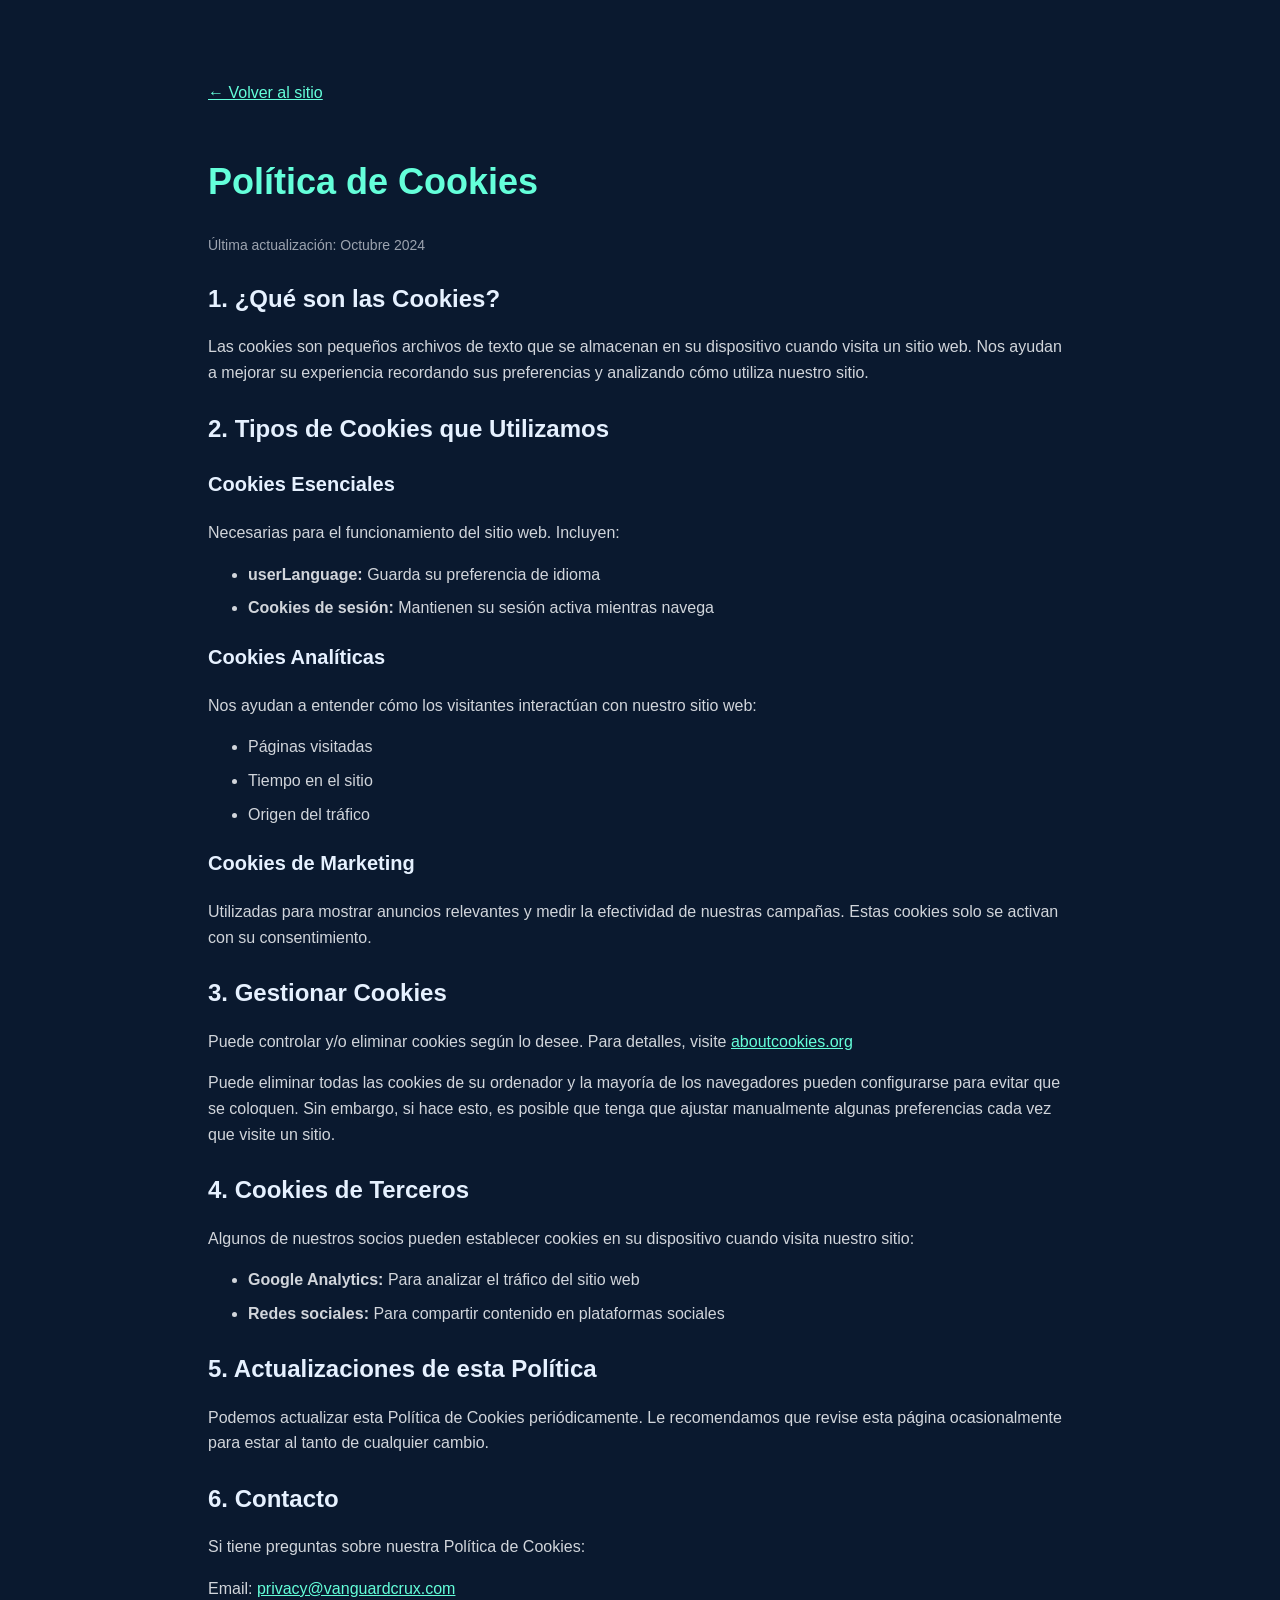
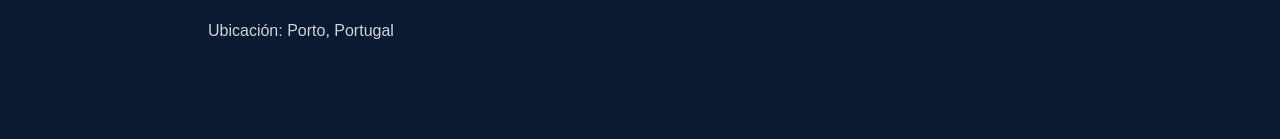
<file: cookies-es.html>
<!DOCTYPE html>
<html lang="es">
<head>
    <meta charset="UTF-8">
    <meta name="viewport" content="width=device-width, initial-scale=1.0">
    <title>Política de Cookies | Vanguard Crux</title>
    <link rel="stylesheet" href="styles.css">
</head>
<body class="bg-dark text-light">
    <div class="max-w-4xl mx-auto px-4 py-20">
        <a href="index.html" class="text-accent hover:text-lightest mb-8 inline-block">← Volver al sitio</a>
        
        <h1 class="text-4xl font-bold mb-8 text-accent">Política de Cookies</h1>
        
        <div class="space-y-6 text-gray-300">
            <p class="text-sm text-gray-400">Última actualización: Octubre 2024</p>
            
            <section>
                <h2 class="text-2xl font-bold text-lightest mb-4">1. ¿Qué son las Cookies?</h2>
                <p>Las cookies son pequeños archivos de texto que se almacenan en su dispositivo cuando visita un sitio web. Nos ayudan a mejorar su experiencia recordando sus preferencias y analizando cómo utiliza nuestro sitio.</p>
            </section>

            <section>
                <h2 class="text-2xl font-bold text-lightest mb-4">2. Tipos de Cookies que Utilizamos</h2>
                
                <h3 class="text-xl font-bold text-lightest mt-6 mb-3">Cookies Esenciales</h3>
                <p>Necesarias para el funcionamiento del sitio web. Incluyen:</p>
                <ul class="list-disc ml-6 space-y-2">
                    <li><strong>userLanguage:</strong> Guarda su preferencia de idioma</li>
                    <li><strong>Cookies de sesión:</strong> Mantienen su sesión activa mientras navega</li>
                </ul>

                <h3 class="text-xl font-bold text-lightest mt-6 mb-3">Cookies Analíticas</h3>
                <p>Nos ayudan a entender cómo los visitantes interactúan con nuestro sitio web:</p>
                <ul class="list-disc ml-6 space-y-2">
                    <li>Páginas visitadas</li>
                    <li>Tiempo en el sitio</li>
                    <li>Origen del tráfico</li>
                </ul>

                <h3 class="text-xl font-bold text-lightest mt-6 mb-3">Cookies de Marketing</h3>
                <p>Utilizadas para mostrar anuncios relevantes y medir la efectividad de nuestras campañas. Estas cookies solo se activan con su consentimiento.</p>
            </section>

            <section>
                <h2 class="text-2xl font-bold text-lightest mb-4">3. Gestionar Cookies</h2>
                <p>Puede controlar y/o eliminar cookies según lo desee. Para detalles, visite <a href="https://www.aboutcookies.org" target="_blank" class="text-accent">aboutcookies.org</a></p>
                <p class="mt-4">Puede eliminar todas las cookies de su ordenador y la mayoría de los navegadores pueden configurarse para evitar que se coloquen. Sin embargo, si hace esto, es posible que tenga que ajustar manualmente algunas preferencias cada vez que visite un sitio.</p>
            </section>

            <section>
                <h2 class="text-2xl font-bold text-lightest mb-4">4. Cookies de Terceros</h2>
                <p>Algunos de nuestros socios pueden establecer cookies en su dispositivo cuando visita nuestro sitio:</p>
                <ul class="list-disc ml-6 space-y-2">
                    <li><strong>Google Analytics:</strong> Para analizar el tráfico del sitio web</li>
                    <li><strong>Redes sociales:</strong> Para compartir contenido en plataformas sociales</li>
                </ul>
            </section>

            <section>
                <h2 class="text-2xl font-bold text-lightest mb-4">5. Actualizaciones de esta Política</h2>
                <p>Podemos actualizar esta Política de Cookies periódicamente. Le recomendamos que revise esta página ocasionalmente para estar al tanto de cualquier cambio.</p>
            </section>

            <section>
                <h2 class="text-2xl font-bold text-lightest mb-4">6. Contacto</h2>
                <p>Si tiene preguntas sobre nuestra Política de Cookies:</p>
                <p class="mt-2">Email: <a href="mailto:privacy@vanguardcrux.com" class="text-accent">privacy@vanguardcrux.com</a></p>
                <p>Ubicación: Porto, Portugal</p>
            </section>
        </div>
    </div>
</body>
</html>
</file>
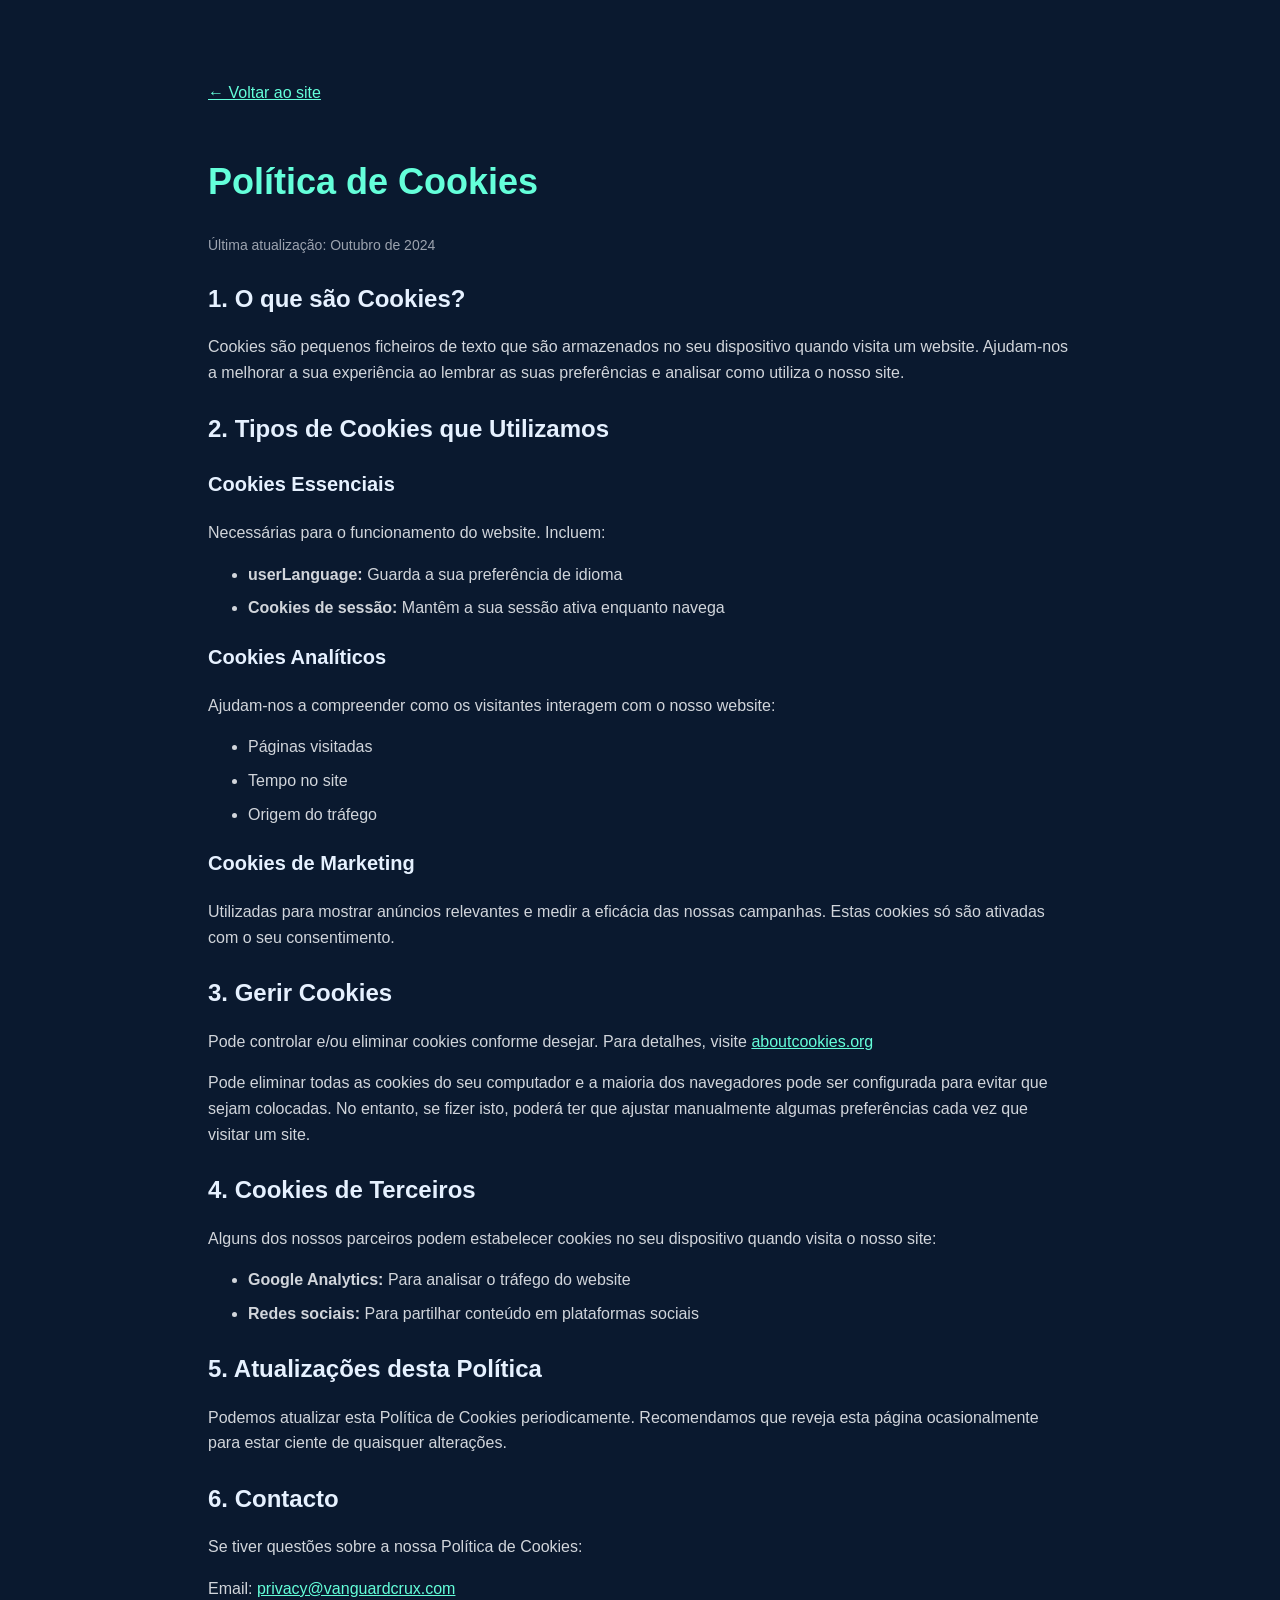
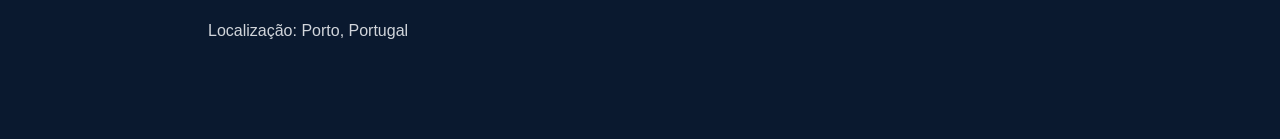
<file: cookies-pt.html>
<!DOCTYPE html>
<html lang="pt">
<head>
    <meta charset="UTF-8">
    <meta name="viewport" content="width=device-width, initial-scale=1.0">
    <title>Política de Cookies | Vanguard Crux</title>
    <link rel="stylesheet" href="styles.css">
</head>
<body class="bg-dark text-light">
    <div class="max-w-4xl mx-auto px-4 py-20">
        <a href="index.html" class="text-accent hover:text-lightest mb-8 inline-block">← Voltar ao site</a>
        
        <h1 class="text-4xl font-bold mb-8 text-accent">Política de Cookies</h1>
        
        <div class="space-y-6 text-gray-300">
            <p class="text-sm text-gray-400">Última atualização: Outubro de 2024</p>
            
            <section>
                <h2 class="text-2xl font-bold text-lightest mb-4">1. O que são Cookies?</h2>
                <p>Cookies são pequenos ficheiros de texto que são armazenados no seu dispositivo quando visita um website. Ajudam-nos a melhorar a sua experiência ao lembrar as suas preferências e analisar como utiliza o nosso site.</p>
            </section>

            <section>
                <h2 class="text-2xl font-bold text-lightest mb-4">2. Tipos de Cookies que Utilizamos</h2>
                
                <h3 class="text-xl font-bold text-lightest mt-6 mb-3">Cookies Essenciais</h3>
                <p>Necessárias para o funcionamento do website. Incluem:</p>
                <ul class="list-disc ml-6 space-y-2">
                    <li><strong>userLanguage:</strong> Guarda a sua preferência de idioma</li>
                    <li><strong>Cookies de sessão:</strong> Mantêm a sua sessão ativa enquanto navega</li>
                </ul>

                <h3 class="text-xl font-bold text-lightest mt-6 mb-3">Cookies Analíticos</h3>
                <p>Ajudam-nos a compreender como os visitantes interagem com o nosso website:</p>
                <ul class="list-disc ml-6 space-y-2">
                    <li>Páginas visitadas</li>
                    <li>Tempo no site</li>
                    <li>Origem do tráfego</li>
                </ul>

                <h3 class="text-xl font-bold text-lightest mt-6 mb-3">Cookies de Marketing</h3>
                <p>Utilizadas para mostrar anúncios relevantes e medir a eficácia das nossas campanhas. Estas cookies só são ativadas com o seu consentimento.</p>
            </section>

            <section>
                <h2 class="text-2xl font-bold text-lightest mb-4">3. Gerir Cookies</h2>
                <p>Pode controlar e/ou eliminar cookies conforme desejar. Para detalhes, visite <a href="https://www.aboutcookies.org" target="_blank" class="text-accent">aboutcookies.org</a></p>
                <p class="mt-4">Pode eliminar todas as cookies do seu computador e a maioria dos navegadores pode ser configurada para evitar que sejam colocadas. No entanto, se fizer isto, poderá ter que ajustar manualmente algumas preferências cada vez que visitar um site.</p>
            </section>

            <section>
                <h2 class="text-2xl font-bold text-lightest mb-4">4. Cookies de Terceiros</h2>
                <p>Alguns dos nossos parceiros podem estabelecer cookies no seu dispositivo quando visita o nosso site:</p>
                <ul class="list-disc ml-6 space-y-2">
                    <li><strong>Google Analytics:</strong> Para analisar o tráfego do website</li>
                    <li><strong>Redes sociais:</strong> Para partilhar conteúdo em plataformas sociais</li>
                </ul>
            </section>

            <section>
                <h2 class="text-2xl font-bold text-lightest mb-4">5. Atualizações desta Política</h2>
                <p>Podemos atualizar esta Política de Cookies periodicamente. Recomendamos que reveja esta página ocasionalmente para estar ciente de quaisquer alterações.</p>
            </section>

            <section>
                <h2 class="text-2xl font-bold text-lightest mb-4">6. Contacto</h2>
                <p>Se tiver questões sobre a nossa Política de Cookies:</p>
                <p class="mt-2">Email: <a href="mailto:privacy@vanguardcrux.com" class="text-accent">privacy@vanguardcrux.com</a></p>
                <p>Localização: Porto, Portugal</p>
            </section>
        </div>
    </div>
</body>
</html>
</file>
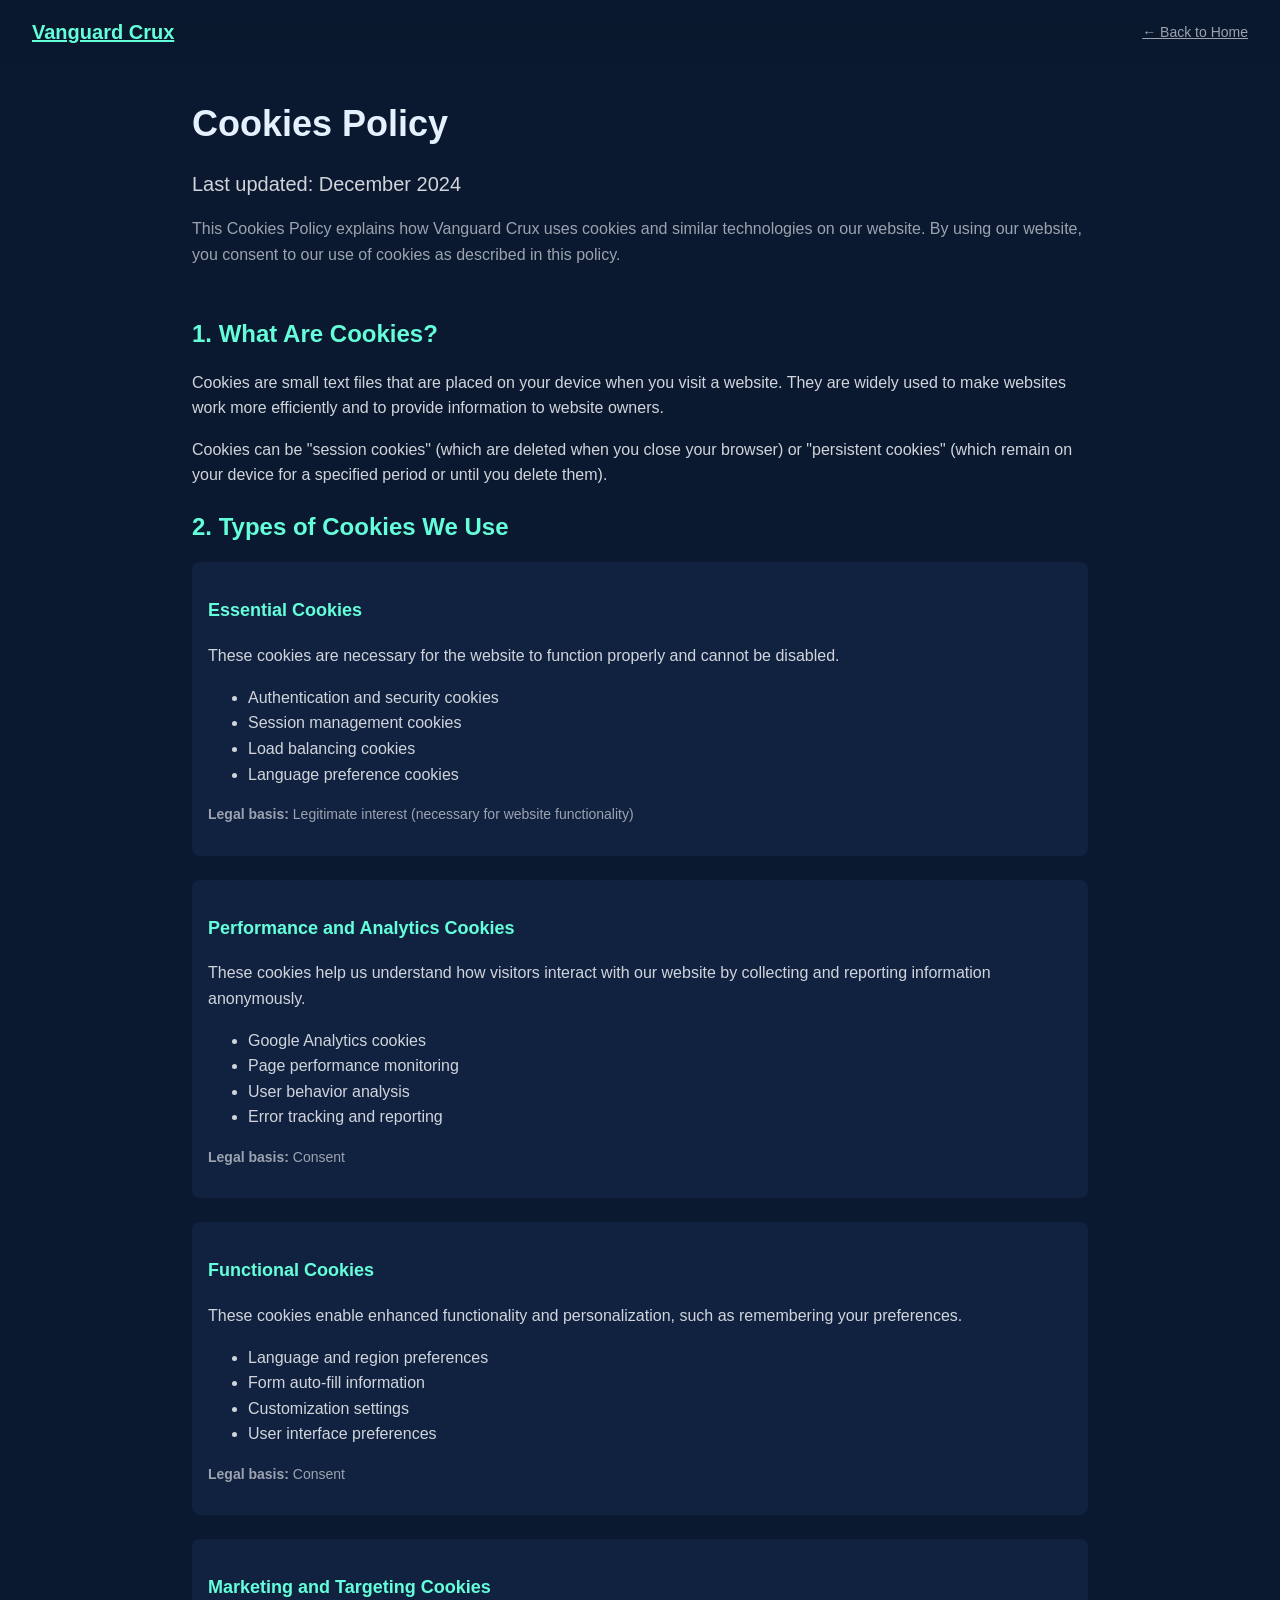
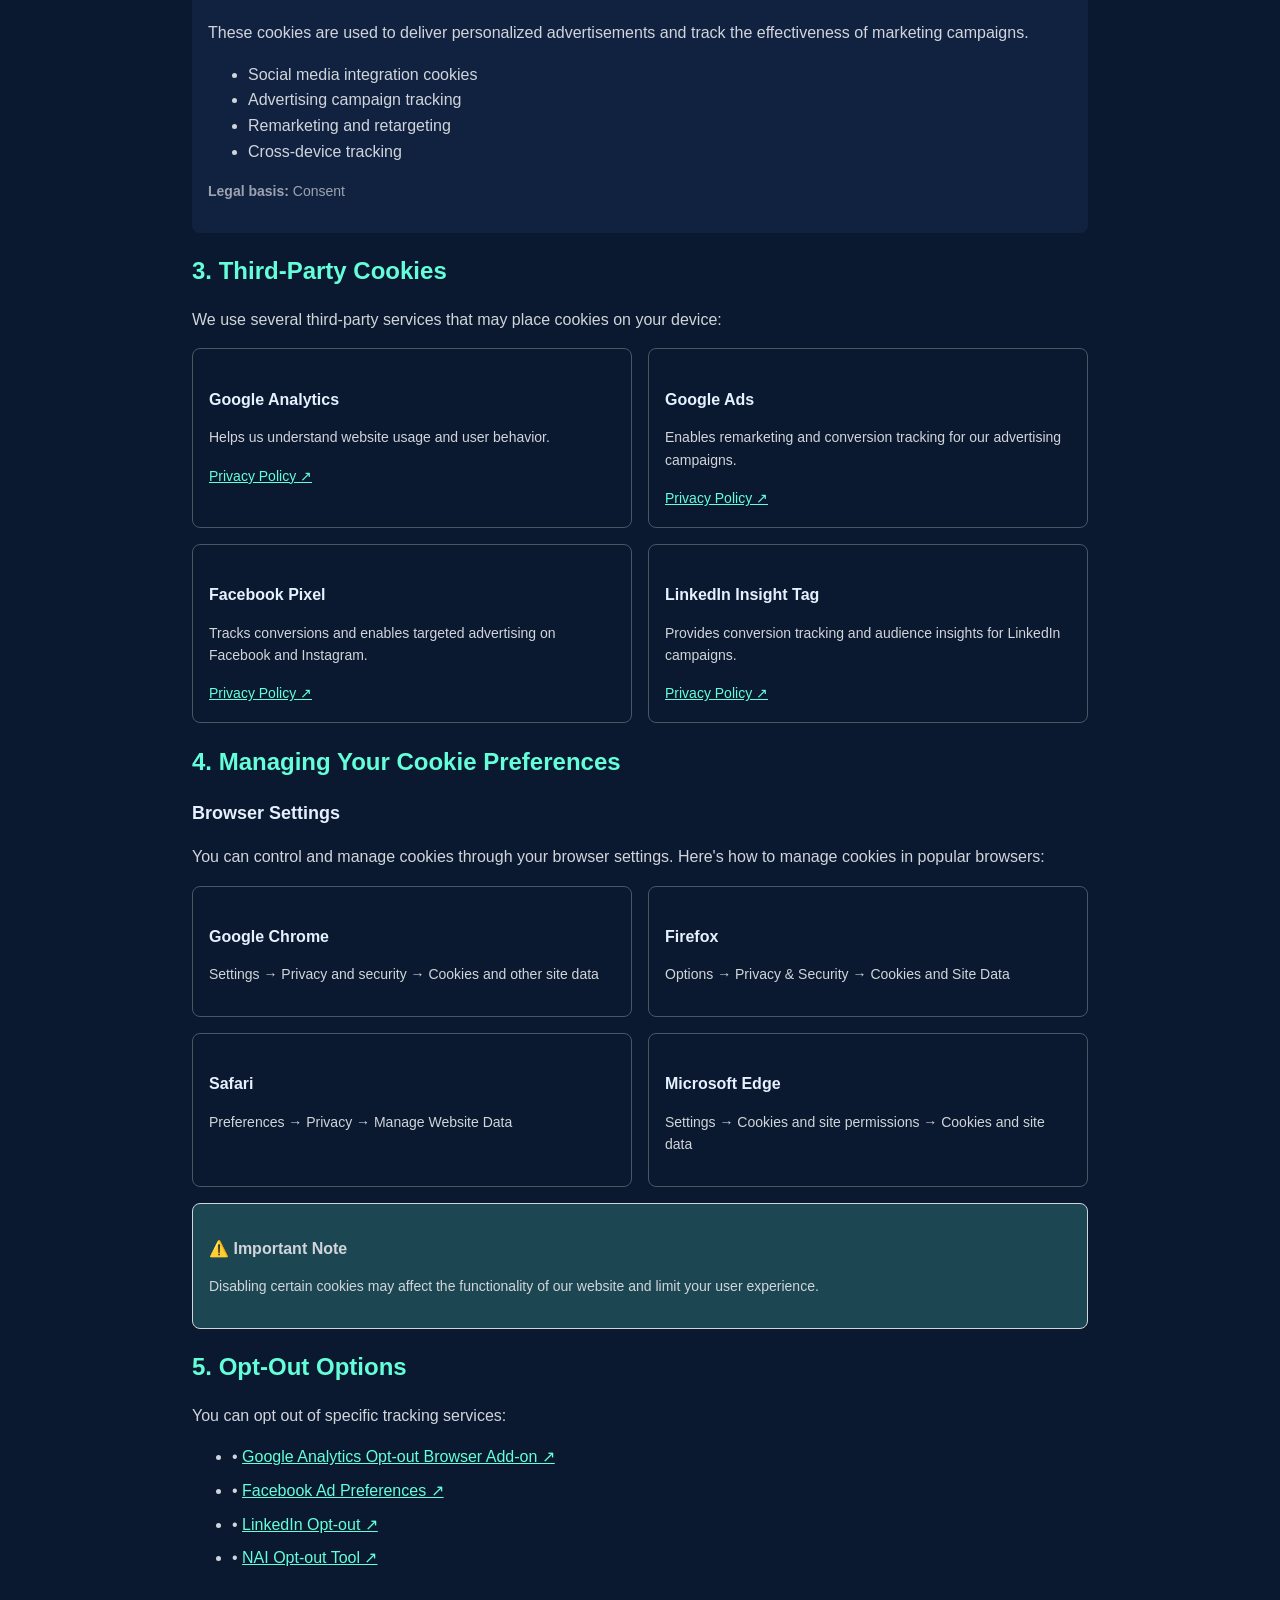
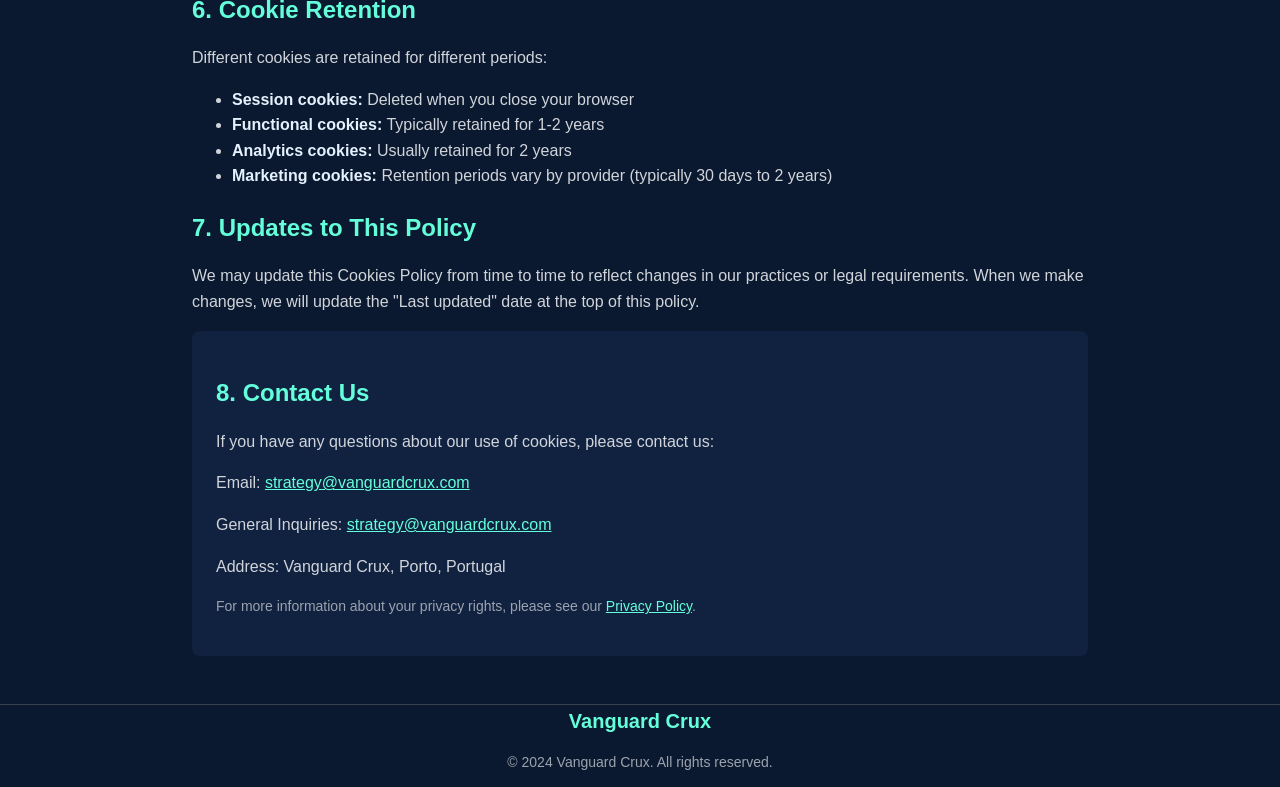
<file: cookies.html>
<!DOCTYPE html>
<html lang="en">
<head>
    <meta charset="UTF-8">
    <meta name="viewport" content="width=device-width, initial-scale=1.0">
    <title>Cookies Policy | Vanguard Crux</title>
    <meta name="description" content="Vanguard Crux Cookies Policy - Learn about our use of cookies and tracking technologies.">
    <link rel="stylesheet" href="styles.css">
</head>
<body class="bg-dark text-light">
    <!-- Header -->
    <header class="fixed top-0 left-0 right-0 z-50 bg-dark bg-opacity-90 backdrop-blur-md">
        <div class="max-w-7xl mx-auto px-4 sm:px-6 lg:px-8">
            <div class="flex justify-between items-center py-4">
                <!-- Logo -->
                <a href="index.html" class="font-display font-bold text-xl text-accent">
                    Vanguard Crux
                </a>
                
                <!-- Back to Home -->
                <a href="index.html" class="text-sm text-gray-400 hover:text-accent transition-colors">
                    ← Back to Home
                </a>
            </div>
        </div>
    </header>

    <!-- Main Content -->
    <main class="pt-20 px-4 sm:px-6 lg:px-8 py-12">
        <div class="max-w-4xl mx-auto">
            <div class="mb-12">
                <h1 class="font-display font-bold text-4xl sm:text-5xl text-lightest mb-6">Cookies Policy</h1>
                <p class="text-xl text-gray-300 mb-4">Last updated: December 2024</p>
                <p class="text-gray-400">
                    This Cookies Policy explains how Vanguard Crux uses cookies and similar technologies on our website. By using our website, you consent to our use of cookies as described in this policy.
                </p>
            </div>

            <div class="space-y-8">
                <!-- What Are Cookies -->
                <section>
                    <h2 class="font-display font-bold text-2xl text-accent mb-4">1. What Are Cookies?</h2>
                    <div class="text-gray-300 space-y-3">
                        <p>Cookies are small text files that are placed on your device when you visit a website. They are widely used to make websites work more efficiently and to provide information to website owners.</p>
                        <p>Cookies can be "session cookies" (which are deleted when you close your browser) or "persistent cookies" (which remain on your device for a specified period or until you delete them).</p>
                    </div>
                </section>

                <!-- Types of Cookies We Use -->
                <section>
                    <h2 class="font-display font-bold text-2xl text-accent mb-4">2. Types of Cookies We Use</h2>
                    <div class="space-y-6">
                        <!-- Essential Cookies -->
                        <div class="bg-light-navy p-4 rounded-lg">
                            <h3 class="font-semibold text-lg text-accent mb-3">Essential Cookies</h3>
                            <div class="text-gray-300 space-y-2">
                                <p>These cookies are necessary for the website to function properly and cannot be disabled.</p>
                                <ul class="list-disc list-inside space-y-1 ml-4">
                                    <li>Authentication and security cookies</li>
                                    <li>Session management cookies</li>
                                    <li>Load balancing cookies</li>
                                    <li>Language preference cookies</li>
                                </ul>
                                <p class="text-sm text-gray-400 mt-2"><strong>Legal basis:</strong> Legitimate interest (necessary for website functionality)</p>
                            </div>
                        </div>

                        <!-- Performance Cookies -->
                        <div class="bg-light-navy p-4 rounded-lg">
                            <h3 class="font-semibold text-lg text-accent mb-3">Performance and Analytics Cookies</h3>
                            <div class="text-gray-300 space-y-2">
                                <p>These cookies help us understand how visitors interact with our website by collecting and reporting information anonymously.</p>
                                <ul class="list-disc list-inside space-y-1 ml-4">
                                    <li>Google Analytics cookies</li>
                                    <li>Page performance monitoring</li>
                                    <li>User behavior analysis</li>
                                    <li>Error tracking and reporting</li>
                                </ul>
                                <p class="text-sm text-gray-400 mt-2"><strong>Legal basis:</strong> Consent</p>
                            </div>
                        </div>

                        <!-- Functional Cookies -->
                        <div class="bg-light-navy p-4 rounded-lg">
                            <h3 class="font-semibold text-lg text-accent mb-3">Functional Cookies</h3>
                            <div class="text-gray-300 space-y-2">
                                <p>These cookies enable enhanced functionality and personalization, such as remembering your preferences.</p>
                                <ul class="list-disc list-inside space-y-1 ml-4">
                                    <li>Language and region preferences</li>
                                    <li>Form auto-fill information</li>
                                    <li>Customization settings</li>
                                    <li>User interface preferences</li>
                                </ul>
                                <p class="text-sm text-gray-400 mt-2"><strong>Legal basis:</strong> Consent</p>
                            </div>
                        </div>

                        <!-- Marketing Cookies -->
                        <div class="bg-light-navy p-4 rounded-lg">
                            <h3 class="font-semibold text-lg text-accent mb-3">Marketing and Targeting Cookies</h3>
                            <div class="text-gray-300 space-y-2">
                                <p>These cookies are used to deliver personalized advertisements and track the effectiveness of marketing campaigns.</p>
                                <ul class="list-disc list-inside space-y-1 ml-4">
                                    <li>Social media integration cookies</li>
                                    <li>Advertising campaign tracking</li>
                                    <li>Remarketing and retargeting</li>
                                    <li>Cross-device tracking</li>
                                </ul>
                                <p class="text-sm text-gray-400 mt-2"><strong>Legal basis:</strong> Consent</p>
                            </div>
                        </div>
                    </div>
                </section>

                <!-- Third-Party Cookies -->
                <section>
                    <h2 class="font-display font-bold text-2xl text-accent mb-4">3. Third-Party Cookies</h2>
                    <div class="text-gray-300 space-y-4">
                        <p>We use several third-party services that may place cookies on your device:</p>
                        
                        <div class="grid md:grid-cols-2 gap-4">
                            <div class="border border-gray-600 p-4 rounded-lg">
                                <h4 class="font-semibold text-lightest mb-2">Google Analytics</h4>
                                <p class="text-sm">Helps us understand website usage and user behavior.</p>
                                <a href="https://policies.google.com/privacy" class="text-accent text-sm hover:text-lightest transition-colors" target="_blank" rel="noopener">Privacy Policy ↗</a>
                            </div>
                            
                            <div class="border border-gray-600 p-4 rounded-lg">
                                <h4 class="font-semibold text-lightest mb-2">Google Ads</h4>
                                <p class="text-sm">Enables remarketing and conversion tracking for our advertising campaigns.</p>
                                <a href="https://policies.google.com/privacy" class="text-accent text-sm hover:text-lightest transition-colors" target="_blank" rel="noopener">Privacy Policy ↗</a>
                            </div>
                            
                            <div class="border border-gray-600 p-4 rounded-lg">
                                <h4 class="font-semibold text-lightest mb-2">Facebook Pixel</h4>
                                <p class="text-sm">Tracks conversions and enables targeted advertising on Facebook and Instagram.</p>
                                <a href="https://www.facebook.com/privacy/policy/" class="text-accent text-sm hover:text-lightest transition-colors" target="_blank" rel="noopener">Privacy Policy ↗</a>
                            </div>
                            
                            <div class="border border-gray-600 p-4 rounded-lg">
                                <h4 class="font-semibold text-lightest mb-2">LinkedIn Insight Tag</h4>
                                <p class="text-sm">Provides conversion tracking and audience insights for LinkedIn campaigns.</p>
                                <a href="https://www.linkedin.com/privacy" class="text-accent text-sm hover:text-lightest transition-colors" target="_blank" rel="noopener">Privacy Policy ↗</a>
                            </div>
                        </div>
                    </div>
                </section>

                <!-- Cookie Management -->
                <section>
                    <h2 class="font-display font-bold text-2xl text-accent mb-4">4. Managing Your Cookie Preferences</h2>
                    <div class="text-gray-300 space-y-4">
                        <h3 class="font-semibold text-lg text-lightest mb-2">Browser Settings</h3>
                        <p>You can control and manage cookies through your browser settings. Here's how to manage cookies in popular browsers:</p>
                        
                        <div class="grid md:grid-cols-2 gap-4 mt-4">
                            <div class="border border-gray-600 p-4 rounded-lg">
                                <h4 class="font-semibold text-lightest mb-2">Google Chrome</h4>
                                <p class="text-sm">Settings → Privacy and security → Cookies and other site data</p>
                            </div>
                            
                            <div class="border border-gray-600 p-4 rounded-lg">
                                <h4 class="font-semibold text-lightest mb-2">Firefox</h4>
                                <p class="text-sm">Options → Privacy & Security → Cookies and Site Data</p>
                            </div>
                            
                            <div class="border border-gray-600 p-4 rounded-lg">
                                <h4 class="font-semibold text-lightest mb-2">Safari</h4>
                                <p class="text-sm">Preferences → Privacy → Manage Website Data</p>
                            </div>
                            
                            <div class="border border-gray-600 p-4 rounded-lg">
                                <h4 class="font-semibold text-lightest mb-2">Microsoft Edge</h4>
                                <p class="text-sm">Settings → Cookies and site permissions → Cookies and site data</p>
                            </div>
                        </div>

                        <div class="bg-amber-900 bg-opacity-20 border border-amber-600 p-4 rounded-lg mt-4">
                            <p class="font-semibold text-amber-200 mb-2">⚠️ Important Note</p>
                            <p class="text-amber-100 text-sm">Disabling certain cookies may affect the functionality of our website and limit your user experience.</p>
                        </div>
                    </div>
                </section>

                <!-- Opt-Out Options -->
                <section>
                    <h2 class="font-display font-bold text-2xl text-accent mb-4">5. Opt-Out Options</h2>
                    <div class="text-gray-300 space-y-3">
                        <p>You can opt out of specific tracking services:</p>
                        <ul class="space-y-2">
                            <li>• <a href="https://tools.google.com/dlpage/gaoptout" class="text-accent hover:text-lightest transition-colors" target="_blank" rel="noopener">Google Analytics Opt-out Browser Add-on ↗</a></li>
                            <li>• <a href="https://www.facebook.com/settings?tab=ads" class="text-accent hover:text-lightest transition-colors" target="_blank" rel="noopener">Facebook Ad Preferences ↗</a></li>
                            <li>• <a href="https://www.linkedin.com/psettings/guest-controls/retargeting-opt-out" class="text-accent hover:text-lightest transition-colors" target="_blank" rel="noopener">LinkedIn Opt-out ↗</a></li>
                            <li>• <a href="http://www.networkadvertising.org/choices/" class="text-accent hover:text-lightest transition-colors" target="_blank" rel="noopener">NAI Opt-out Tool ↗</a></li>
                        </ul>
                    </div>
                </section>

                <!-- Cookie Retention -->
                <section>
                    <h2 class="font-display font-bold text-2xl text-accent mb-4">6. Cookie Retention</h2>
                    <div class="text-gray-300 space-y-3">
                        <p>Different cookies are retained for different periods:</p>
                        <ul class="list-disc list-inside space-y-1 ml-4">
                            <li><strong class="text-lightest">Session cookies:</strong> Deleted when you close your browser</li>
                            <li><strong class="text-lightest">Functional cookies:</strong> Typically retained for 1-2 years</li>
                            <li><strong class="text-lightest">Analytics cookies:</strong> Usually retained for 2 years</li>
                            <li><strong class="text-lightest">Marketing cookies:</strong> Retention periods vary by provider (typically 30 days to 2 years)</li>
                        </ul>
                    </div>
                </section>

                <!-- Updates to Policy -->
                <section>
                    <h2 class="font-display font-bold text-2xl text-accent mb-4">7. Updates to This Policy</h2>
                    <div class="text-gray-300 space-y-3">
                        <p>We may update this Cookies Policy from time to time to reflect changes in our practices or legal requirements. When we make changes, we will update the "Last updated" date at the top of this policy.</p>
                    </div>
                </section>

                <!-- Contact Information -->
                <section class="bg-light-navy p-6 rounded-lg">
                    <h2 class="font-display font-bold text-2xl text-accent mb-4">8. Contact Us</h2>
                    <div class="text-gray-300 space-y-3">
                        <p>If you have any questions about our use of cookies, please contact us:</p>
                        <div class="space-y-2">
                            <p>Email: <a href="mailto:strategy@vanguardcrux.com" class="text-accent hover:text-lightest transition-colors">strategy@vanguardcrux.com</a></p>
                            <p>General Inquiries: <a href="mailto:strategy@vanguardcrux.com" class="text-accent hover:text-lightest transition-colors">strategy@vanguardcrux.com</a></p>
                            <p>Address: Vanguard Crux, Porto, Portugal</p>
                        </div>
                        <p class="text-sm text-gray-400 mt-4">For more information about your privacy rights, please see our <a href="privacy-policy.html" class="text-accent hover:text-lightest transition-colors">Privacy Policy</a>.</p>
                    </div>
                </section>
            </div>
        </div>
    </main>

    <!-- Footer -->
    <footer class="py-8 px-4 sm:px-6 lg:px-8 bg-dark border-t border-gray-700">
        <div class="max-w-4xl mx-auto text-center">
            <div class="font-display font-bold text-xl text-accent mb-2">Vanguard Crux</div>
            <p class="text-gray-400 text-sm">© 2024 Vanguard Crux. All rights reserved.</p>
        </div>
    </footer>

    <script src="main.js"></script>
</body>
</html>
</file>
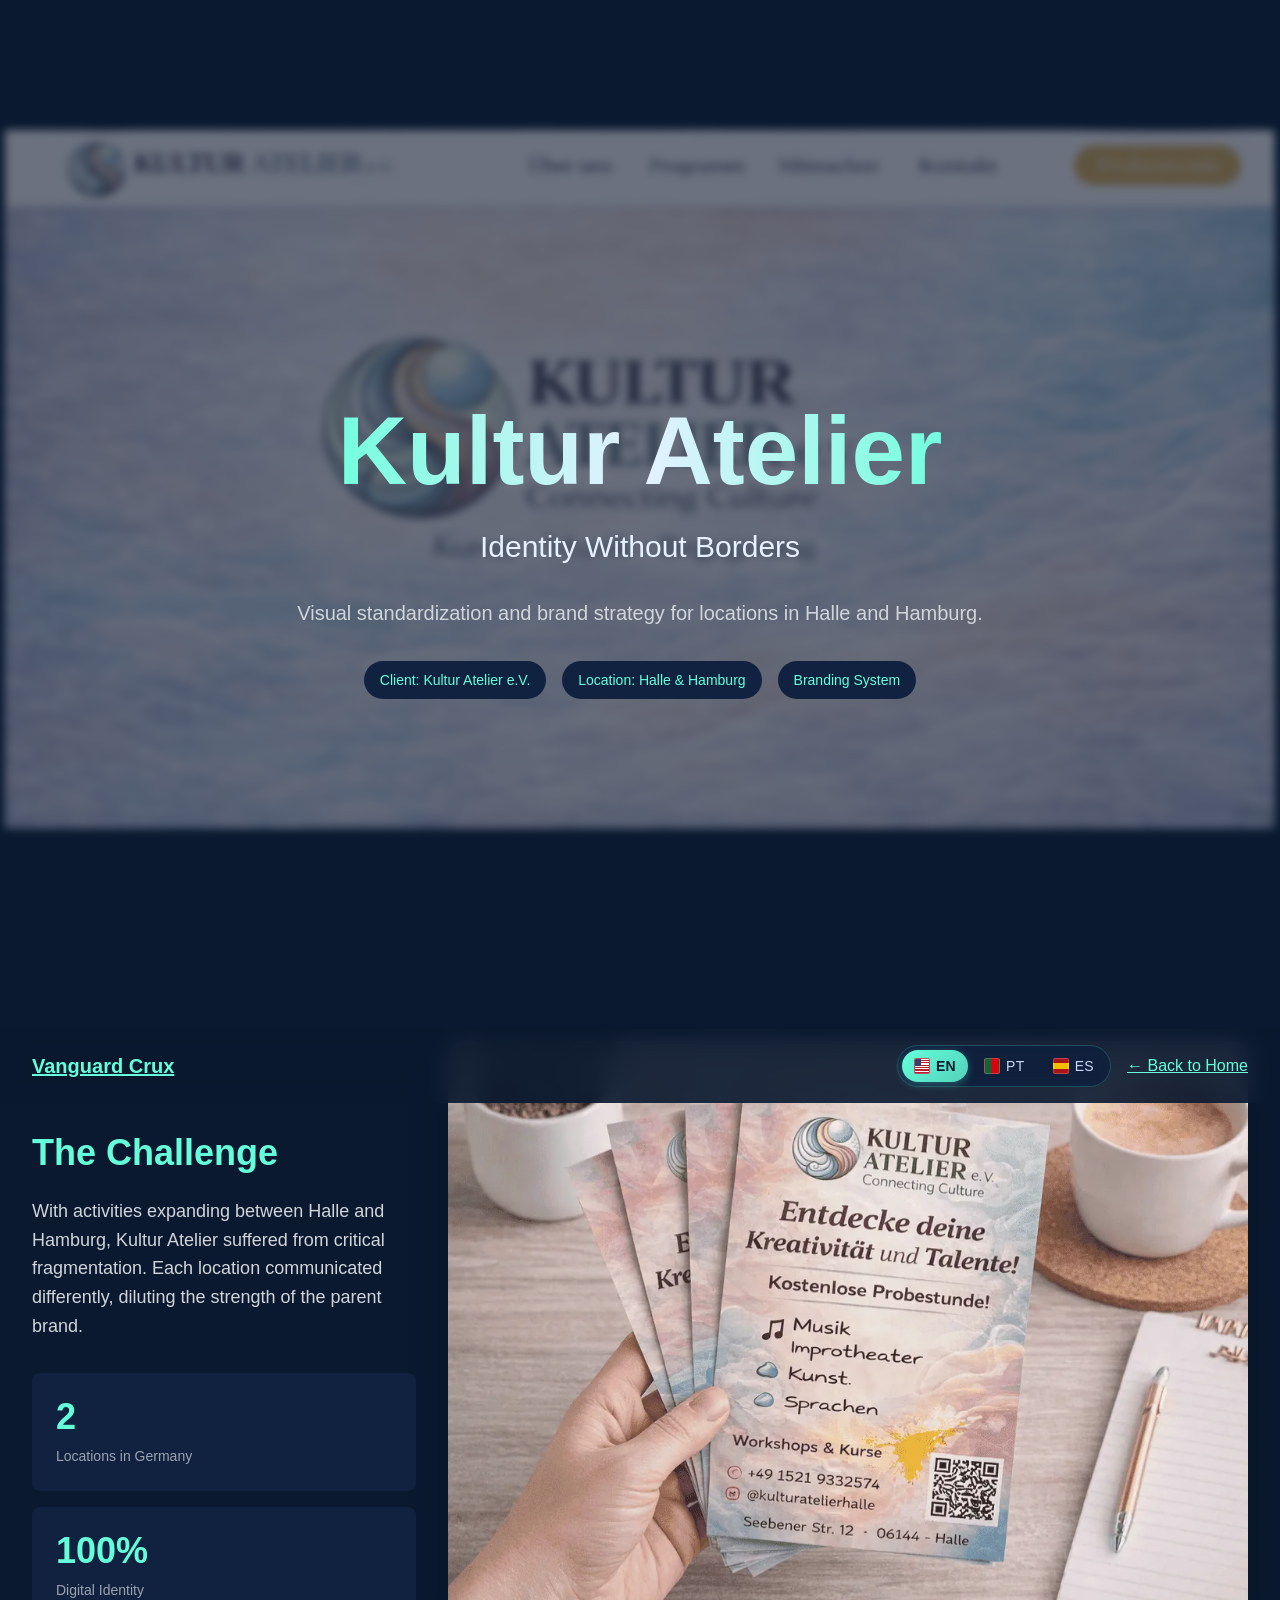
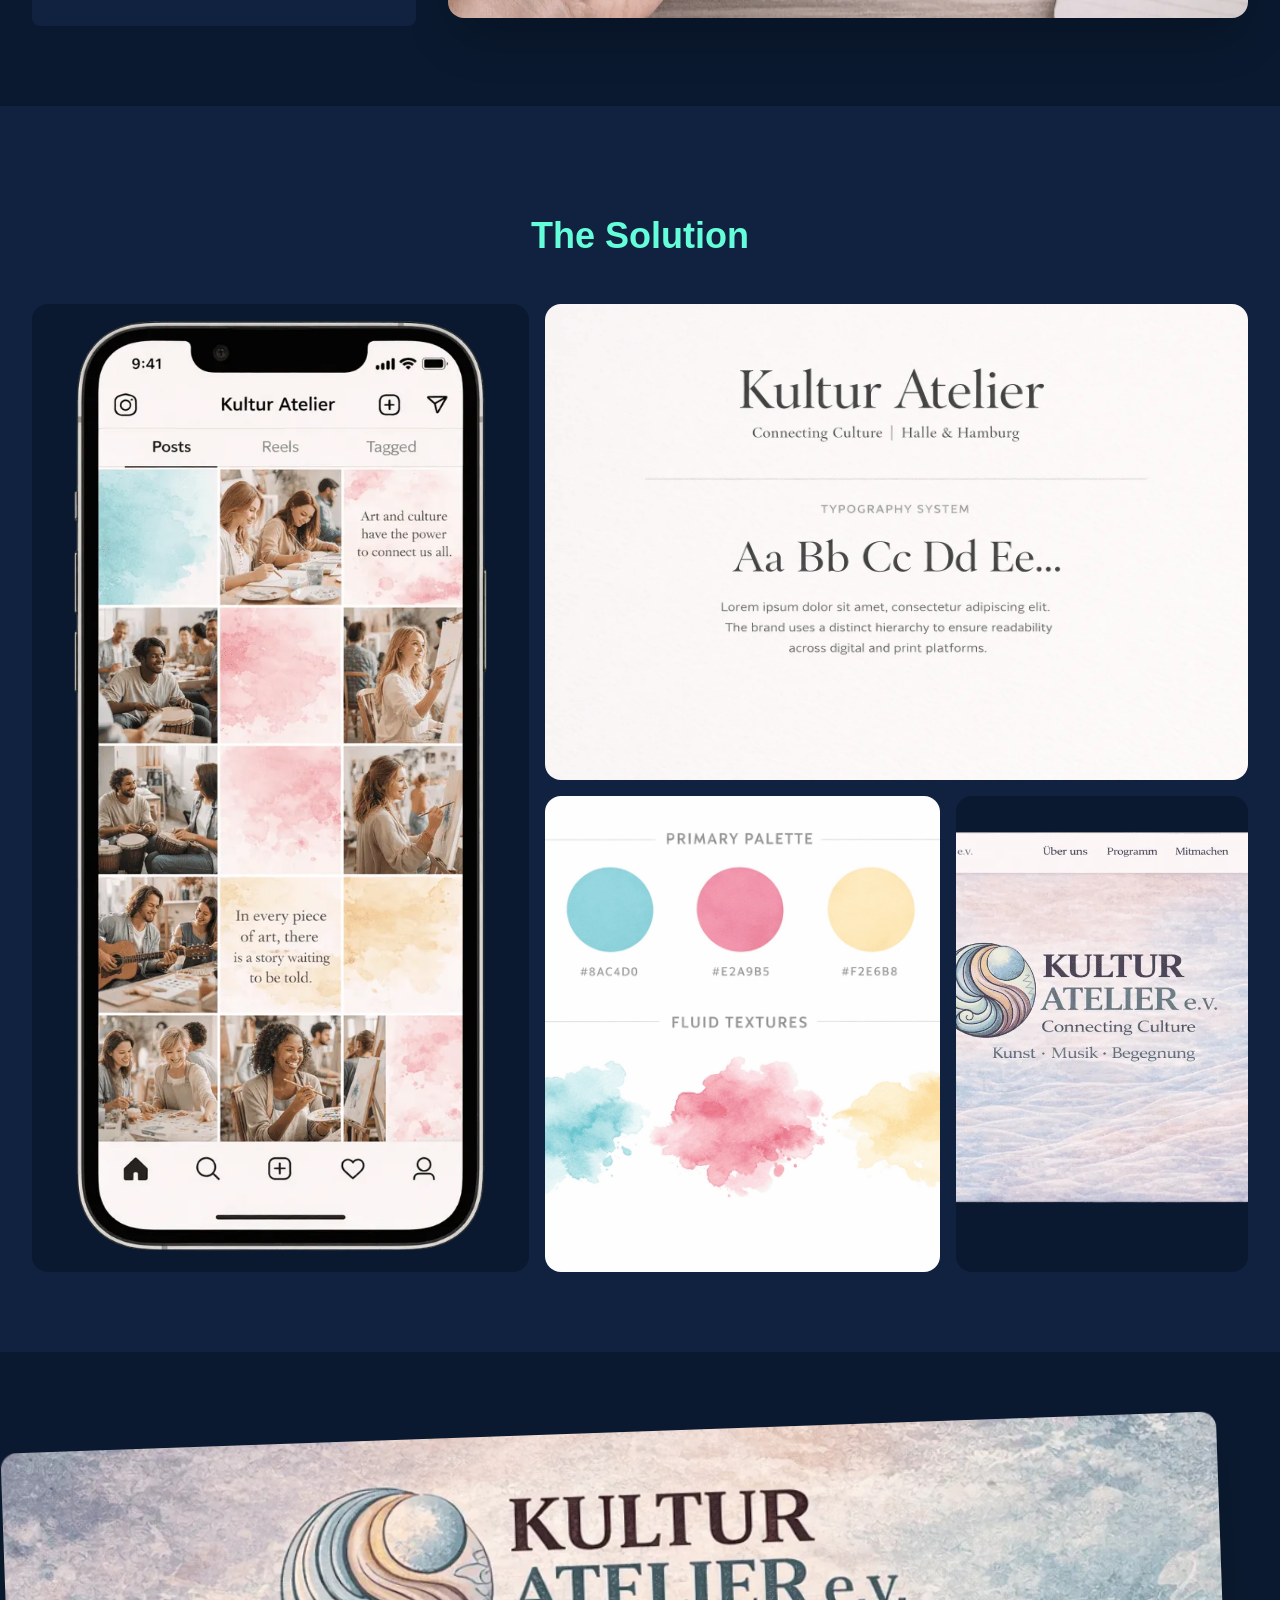
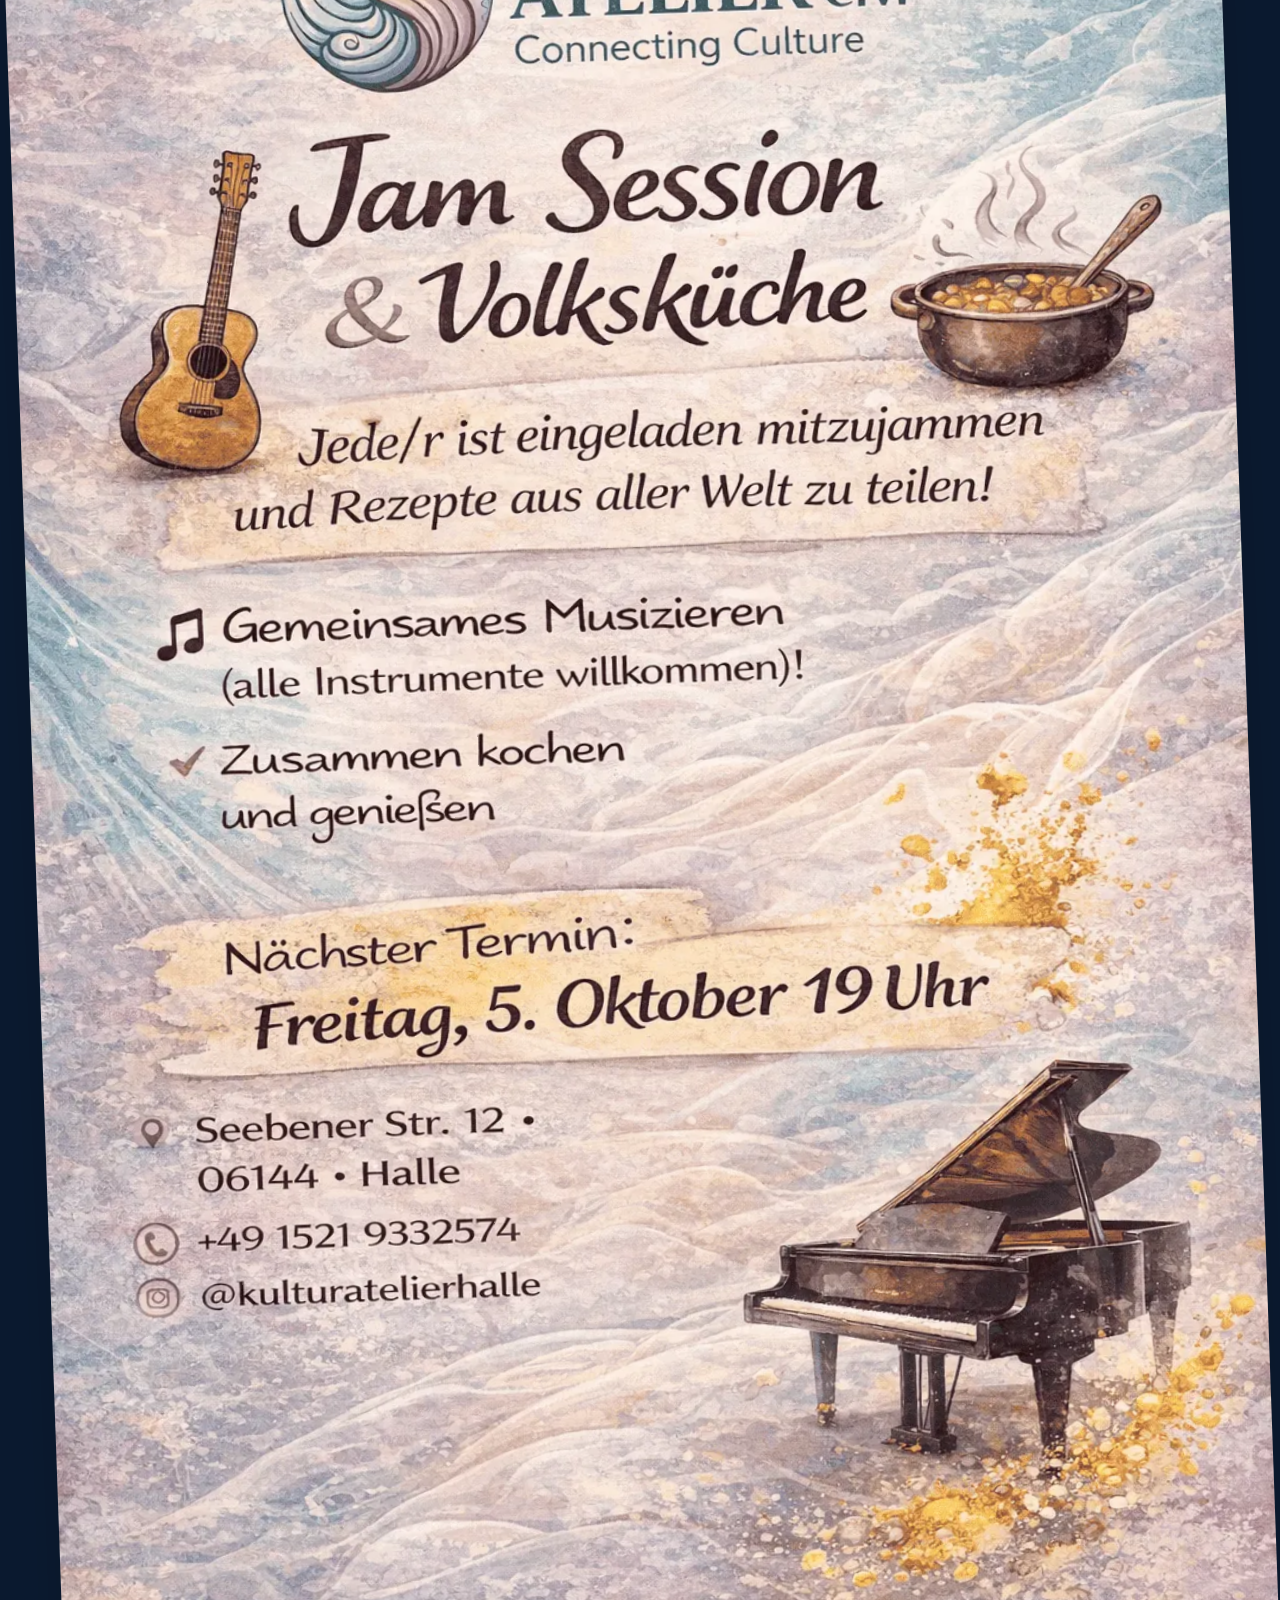
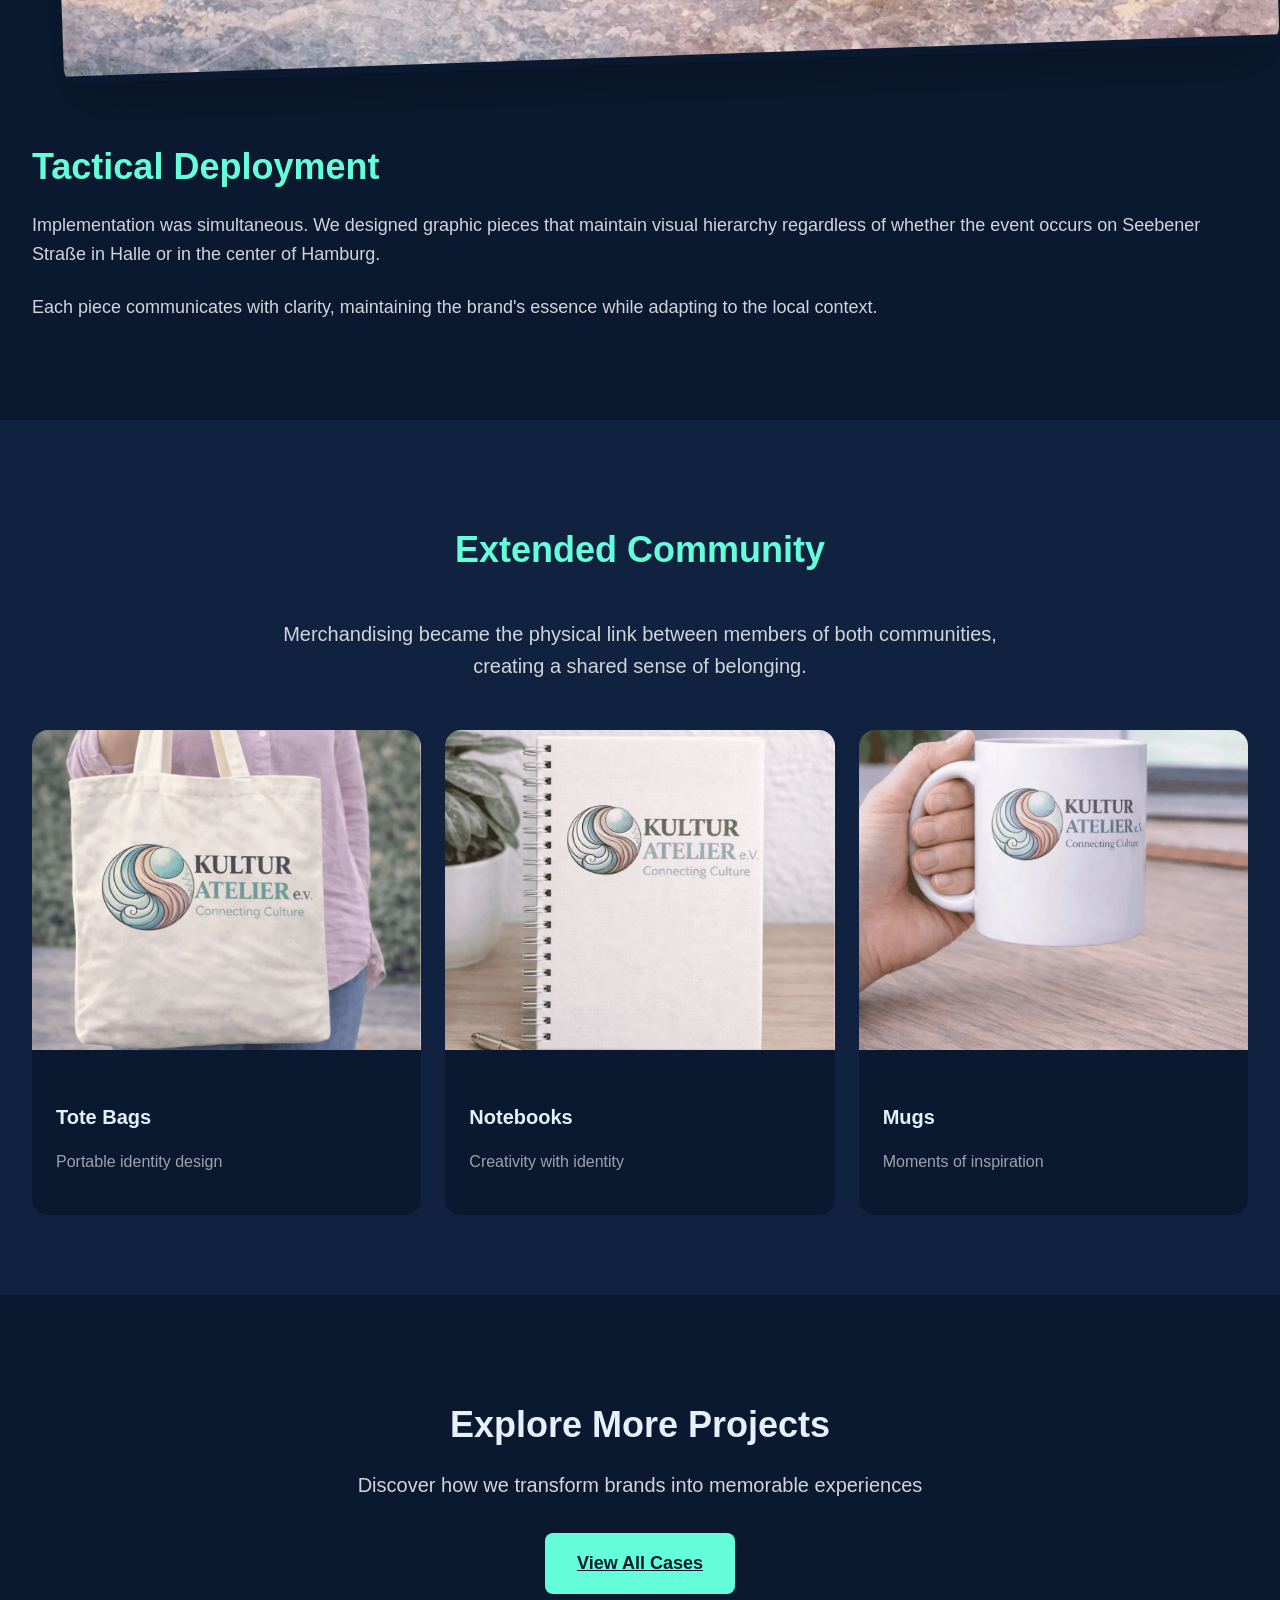
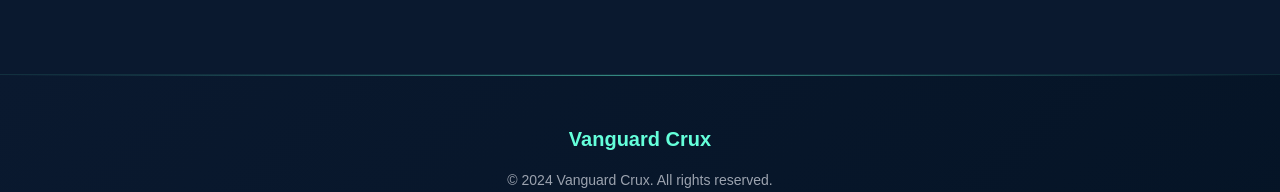
<file: kultur-atelier-es.html>
<!DOCTYPE html>
<html lang="es">
<head>
    <meta charset="UTF-8">
    <meta name="viewport" content="width=device-width, initial-scale=1.0">
    <title data-lang="kulturMetaTitle">Caso de Estudio Kultur Atelier | Vanguard Crux</title>
    <meta name="description" data-lang="kulturMetaDesc" content="Identidad visual unificada y estrategia de marca para las ubicaciones de Kultur Atelier en Halle y Hamburgo, Alemania.">
    
    <link rel="stylesheet" href="styles.css">
    <link rel="stylesheet" href="assets/css/immersive-effects.css">
    <link rel="stylesheet" href="assets/css/animations-premium.css">
</head>
<body class="bg-dark text-light">
    <!-- Header -->
    <header class="fixed top-0 left-0 right-0 z-50 bg-dark bg-opacity-90 backdrop-blur-md">
        <div class="max-w-7xl mx-auto px-4 sm:px-6 lg:px-8">
            <div class="flex justify-between items-center py-4">
                <!-- Logo -->
                <a href="index.html" class="font-display font-bold text-xl text-accent">
                    Vanguard Crux
                </a>
                
                <!-- Language Switcher & Mobile Menu -->
                <div class="flex items-center space-x-4">
                    <div id="language-switcher" class="language-switcher hidden sm:flex">
                        <button onclick="setLanguage('en')" class="language-btn">
                            <div class="flag-icon flag-en"></div>
                            <span>EN</span>
                        </button>
                        <button onclick="setLanguage('pt')" class="language-btn">
                            <div class="flag-icon flag-pt"></div>
                            <span>PT</span>
                        </button>
                        <button onclick="setLanguage('es')" class="language-btn active">
                            <div class="flag-icon flag-es"></div>
                            <span>ES</span>
                        </button>
                    </div>
                    <a href="index.html" class="text-accent hover:text-lightest transition-colors" data-lang="backToHome">← Volver al Inicio</a>
                </div>
            </div>
        </div>
    </header>

    <!-- Hero Section - Immersive -->
    <section class="relative h-screen overflow-hidden flex items-center justify-center">
        <div class="absolute inset-0 z-0">
            <img src="assets/images/Kultur/hero-bg.webp" alt="" class="w-full h-full object-cover opacity-40 blur-sm" loading="eager" fetchpriority="high">
        </div>
        <div class="relative z-10 text-center px-4 sm:px-6 lg:px-8 max-w-7xl mx-auto">
            <h1 class="font-display font-bold text-6xl sm:text-7xl lg:text-8xl mb-6 bg-gradient-to-r bg-clip-text text-transparent">
                Kultur Atelier
            </h1>
            <p class="text-2xl sm:text-3xl text-lightest mb-8 font-light">
                Identidad sin Fronteras
            </p>
            <p class="text-xl text-gray-300 mb-8 max-w-3xl mx-auto">
                Estandarización visual y estrategia de marca para sedes en Halle y Hamburgo.
            </p>
            <div class="flex flex-wrap justify-center gap-4 text-sm">
                <span class="bg-light-navy px-4 py-2 rounded-full text-accent">Cliente: Kultur Atelier e.V.</span>
                <span class="bg-light-navy px-4 py-2 rounded-full text-accent">Ubicación: Halle y Hamburgo</span>
                <span class="bg-light-navy px-4 py-2 rounded-full text-accent">Sistema de Branding</span>
            </div>
        </div>
    </section>

    <!-- Challenge Section - Asymmetric 4/8 -->
    <section class="py-20 px-4 sm:px-6 lg:px-8 bg-dark">
        <div class="max-w-7xl mx-auto">
            <div class="grid grid-cols-12 gap-8">
                <!-- Left Column - Sticky -->
                <div class="col-span-12 lg:col-span-4 lg:sticky lg:top-24 self-start">
                    <h2 class="text-4xl sm:text-5xl font-bold mb-6 text-accent">El Desafío</h2>
                    <p class="text-lg text-gray-300 mb-8">
                        Con actividades expandiéndose entre Halle y Hamburgo, Kultur Atelier sufría una fragmentación crítica. Cada sede comunicaba de forma distinta, diluyendo la fuerza de la marca matriz.
                    </p>
                    <div class="space-y-4">
                        <div class="bg-light-navy p-6 rounded-lg">
                            <div class="text-4xl font-bold text-accent mb-2">2</div>
                            <div class="text-sm text-gray-400">Sedes en Alemania</div>
                        </div>
                        <div class="bg-light-navy p-6 rounded-lg">
                            <div class="text-4xl font-bold text-accent mb-2">100%</div>
                            <div class="text-sm text-gray-400">Identidad Digital</div>
                        </div>
                    </div>
                </div>
                <!-- Right Column - Image -->
                <div class="col-span-12 lg:col-span-8">
                    <img src="assets/images/Kultur/print-flyers.webp" alt="Cultura Atelier Print Materials" class="w-full h-auto rounded-2xl shadow-2xl" loading="lazy">
                </div>
            </div>
        </div>
    </section>

    <!-- Visual System Section - Bento Grid -->
    <section class="py-20 px-4 sm:px-6 lg:px-8 bg-light-navy">
        <div class="max-w-7xl mx-auto">
            <h2 class="text-4xl sm:text-5xl font-bold mb-12 text-center text-accent">La Solución</h2>
            <div class="grid grid-cols-12 gap-4 auto-rows-fr">
                <!-- Cell 1 - Tall -->
                <div class="col-span-12 md:col-span-6 lg:col-span-5 row-span-2 overflow-hidden rounded-2xl bg-dark group">
                    <img src="assets/images/Kultur/social-grid.webp" alt="Social Media Grid" class="w-full h-full object-cover transition-transform duration-500 group-hover:scale-105" loading="lazy">
                </div>
                <!-- Cell 2 - Wide -->
                <div class="col-span-12 md:col-span-6 lg:col-span-7 overflow-hidden rounded-2xl bg-dark group">
                    <img src="assets/images/Kultur/typography.webp" alt="Typography System" class="w-full h-full object-cover transition-transform duration-500 group-hover:scale-105" loading="lazy">
                </div>
                <!-- Cell 3 - Square -->
                <div class="col-span-12 md:col-span-6 lg:col-span-4 overflow-hidden rounded-2xl bg-dark group">
                    <img src="assets/images/Kultur/brand-colors.webp" alt="Brand Colors" class="w-full h-full object-cover transition-transform duration-500 group-hover:scale-105" loading="lazy">
                </div>
                <!-- Cell 4 - Detail -->
                <div class="col-span-12 md:col-span-6 lg:col-span-3 overflow-hidden rounded-2xl bg-dark group">
                    <img src="assets/images/Kultur/hero-bg.webp" alt="Kultur Atelier visual brand element" class="w-full h-full object-cover object-center transition-transform duration-500 group-hover:scale-105" loading="lazy">
                </div>
            </div>
        </div>
    </section>

    <!-- Communication Section - Diagonal -->
    <section class="py-20 px-4 sm:px-6 lg:px-8 bg-dark">
        <div class="max-w-7xl mx-auto">
            <div class="grid grid-cols-1 lg:grid-cols-2 gap-12 items-center">
                <div class="order-2 lg:order-1">
                    <div class="transform -rotate-2 shadow-2xl rounded-2xl overflow-hidden">
                        <img src="assets/images/Kultur/poster-detail.webp" alt="Poster Design Detail" class="w-full h-auto" loading="lazy">
                    </div>
                </div>
                <div class="order-1 lg:order-2">
                    <h3 class="text-3xl sm:text-4xl font-bold mb-6 text-accent">Despliegue Táctico</h3>
                    <p class="text-lg text-gray-300 mb-6">
                        La implementación fue simultánea. Diseñamos piezas gráficas que mantienen la jerarquía visual independientemente de si el evento ocurre en la Seebener Straße de Halle o en el centro de Hamburgo.
                    </p>
                    <p class="text-lg text-gray-300">
                        Cada pieza comunica con claridad, manteniendo la esencia de la marca mientras se adapta al contexto local.
                    </p>
                </div>
            </div>
        </div>
    </section>

    <!-- Merch Section - Gallery Cards -->
    <section class="py-20 px-4 sm:px-6 lg:px-8 bg-light-navy">
        <div class="max-w-7xl mx-auto">
            <h2 class="text-4xl sm:text-5xl font-bold mb-12 text-center text-accent">Comunidad Extendida</h2>
            <p class="text-xl text-gray-300 mb-12 text-center max-w-3xl mx-auto">
                El merchandising se convirtió en el nexo de unión físico entre los miembros de ambas comunidades, creando un sentido de pertenencia compartido.
            </p>
            <div class="grid grid-cols-1 md:grid-cols-3 gap-8">
                <!-- Tote Card -->
                <div class="bg-dark rounded-2xl overflow-hidden group cursor-pointer transition-transform duration-300 hover:-translate-y-2">
                    <div class="overflow-hidden">
                        <img src="assets/images/Kultur/merch-tote.webp" alt="Tote Bag Merchandising" class="w-full h-80 object-cover transition-transform duration-500 group-hover:scale-110" loading="lazy">
                    </div>
                    <div class="p-6">
                        <h3 class="text-xl font-bold mb-2 text-lightest">Tote Bags</h3>
                        <p class="text-gray-400">Diseño portátil de la identidad</p>
                    </div>
                </div>
                <!-- Notebook Card -->
                <div class="bg-dark rounded-2xl overflow-hidden group cursor-pointer transition-transform duration-300 hover:-translate-y-2">
                    <div class="overflow-hidden">
                        <img src="assets/images/Kultur/merch-notebook.webp" alt="Notebook Merchandising" class="w-full h-80 object-cover transition-transform duration-500 group-hover:scale-110" loading="lazy">
                    </div>
                    <div class="p-6">
                        <h3 class="text-xl font-bold mb-2 text-lightest">Libretas</h3>
                        <p class="text-gray-400">Creatividad con identidad</p>
                    </div>
                </div>
                <!-- Mug Card -->
                <div class="bg-dark rounded-2xl overflow-hidden group cursor-pointer transition-transform duration-300 hover:-translate-y-2">
                    <div class="overflow-hidden">
                        <img src="assets/images/Kultur/merch-mug.webp" alt="Mug Merchandising" class="w-full h-80 object-cover transition-transform duration-500 group-hover:scale-110" loading="lazy">
                    </div>
                    <div class="p-6">
                        <h3 class="text-xl font-bold mb-2 text-lightest">Tazas</h3>
                        <p class="text-gray-400">Momentos de inspiración</p>
                    </div>
                </div>
            </div>
        </div>
    </section>

    <!-- Project Navigation -->
    <section class="py-20 px-4 sm:px-6 lg:px-8 bg-dark">
        <div class="max-w-7xl mx-auto text-center">
            <h2 class="text-3xl sm:text-4xl font-bold mb-6 text-lightest">Explora Más Proyectos</h2>
            <p class="text-xl text-gray-300 mb-8">Descubre cómo transformamos marcas en experiencias memorables</p>
            <a href="index.html#case-studies" class="inline-block bg-accent text-dark px-8 py-4 rounded-lg font-bold text-lg transition-transform duration-300 hover:scale-105 hover:shadow-xl">
                Ver Todos los Casos
            </a>
        </div>
    </section>

    <!-- Footer -->
    <footer class="py-12 px-4 sm:px-6 lg:px-8 bg-dark">
        <div class="max-w-7xl mx-auto text-center">
            <div class="font-display font-bold text-xl text-accent mb-2">Vanguard Crux</div>
            <p class="text-gray-400 text-sm">© 2024 Vanguard Crux. Todos los derechos reservados.</p>
        </div>
    </footer>

    <script src="main.js"></script>
</body>
</html>
</file>
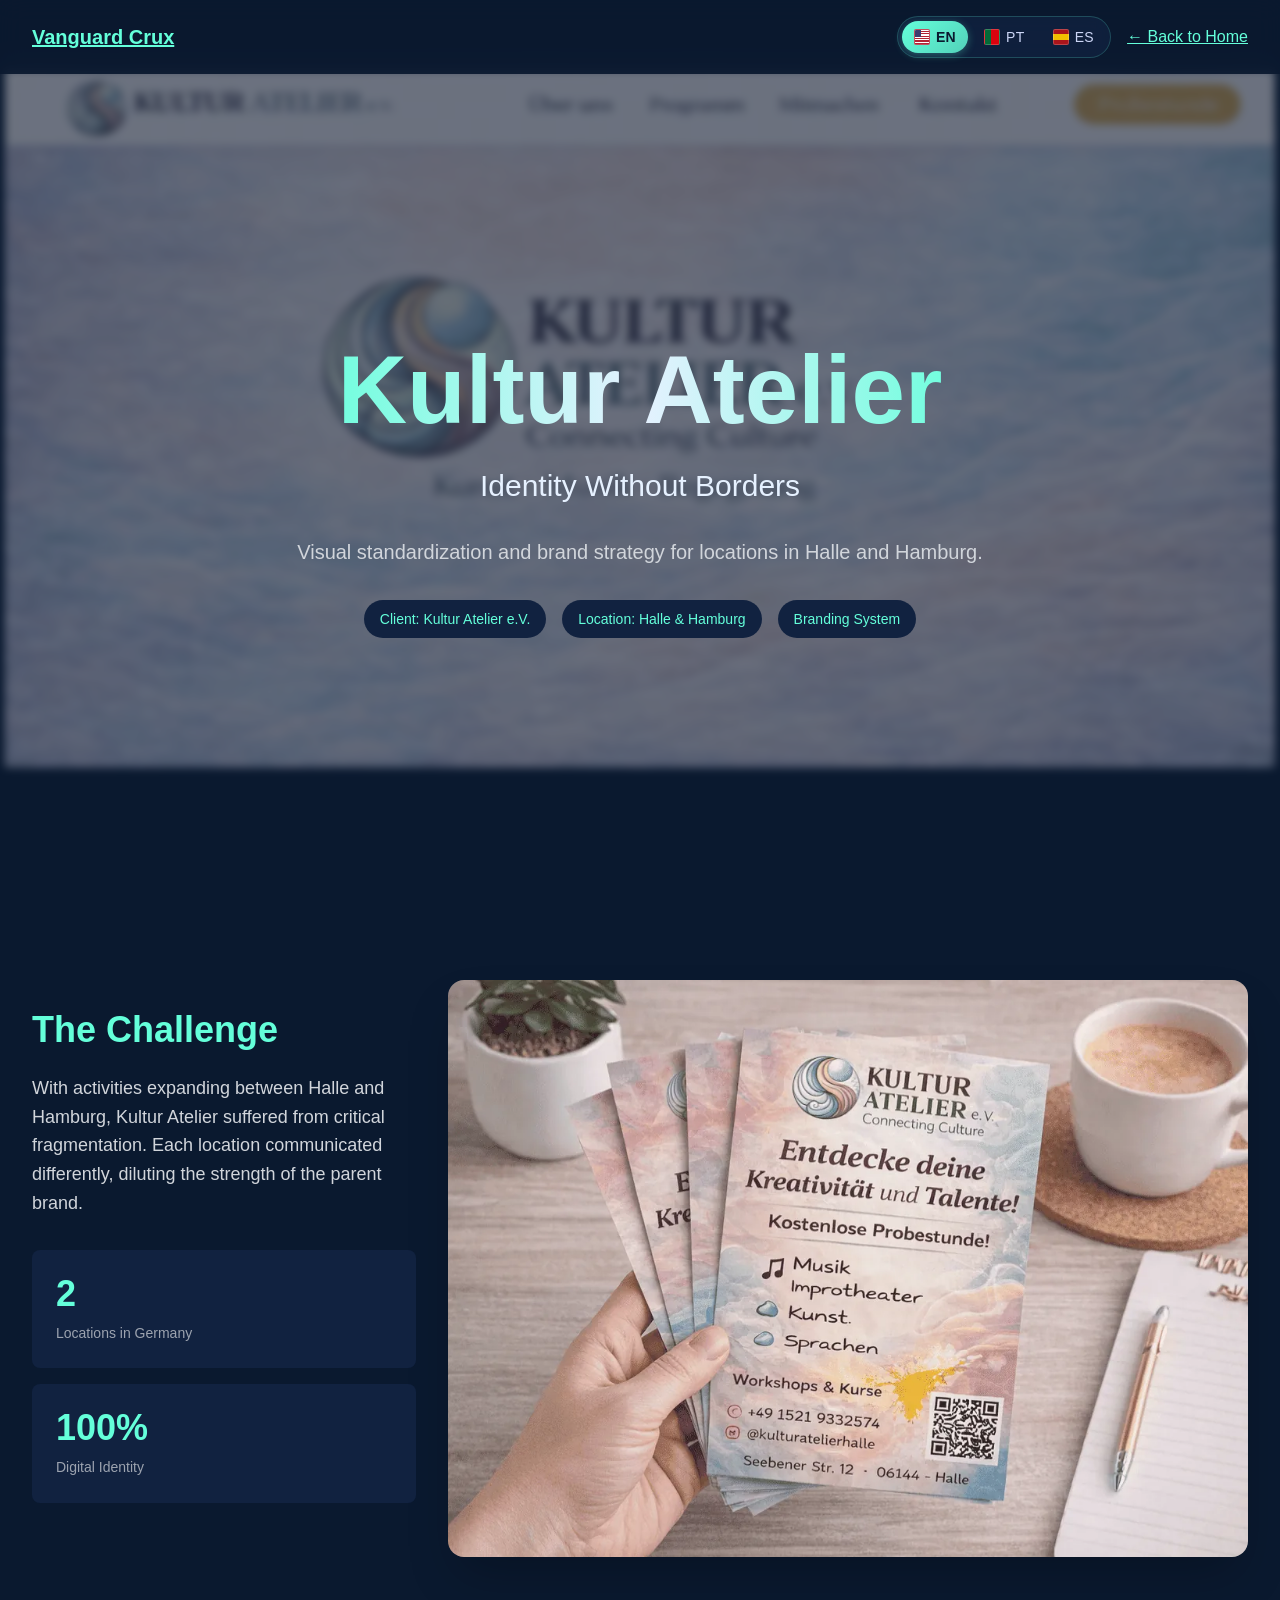
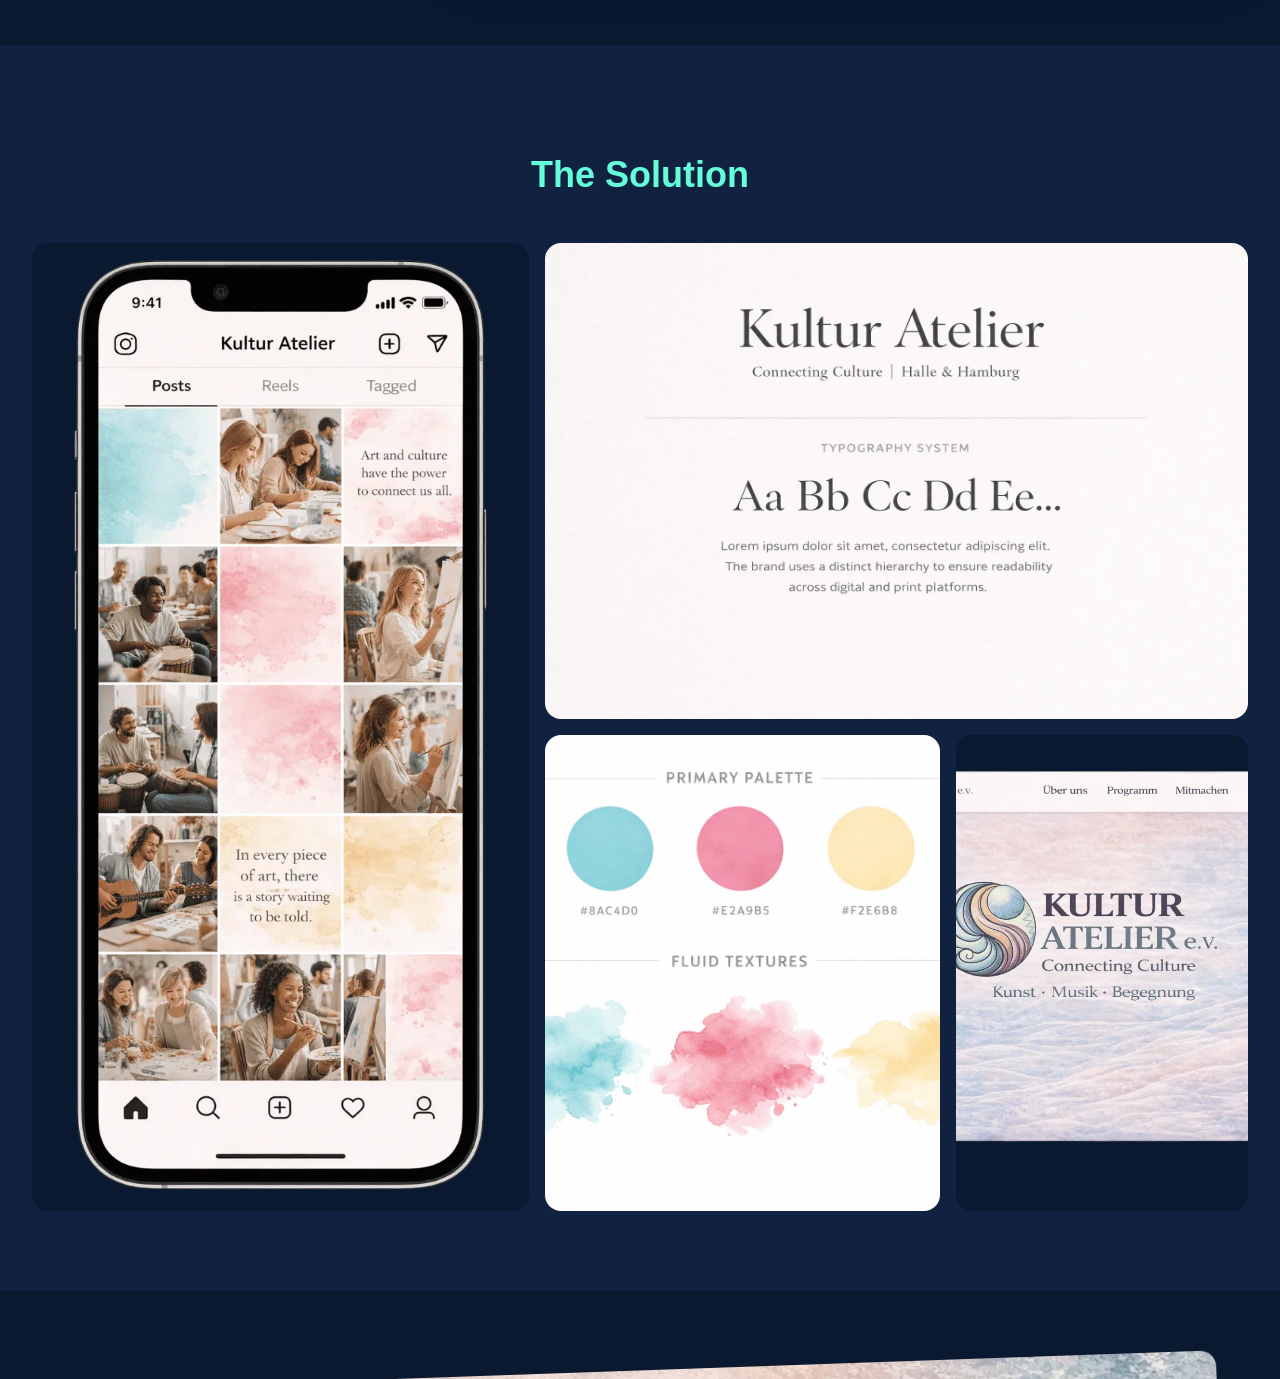
<file: kultur-atelier-pt.html>
<!DOCTYPE html>
<html lang="pt">
<head>
    <meta charset="UTF-8">
    <meta name="viewport" content="width=device-width, initial-scale=1.0">
    <title data-lang="kulturMetaTitle">Caso de Estudo Kultur Atelier | Vanguard Crux</title>
    <meta name="description" data-lang="kulturMetaDesc" content="Identidade visual unificada e estratégia de marca para as localizações de Kultur Atelier em Halle e Hamburgo, Alemanha.">
    
    <link rel="stylesheet" href="styles.css">
    <link rel="stylesheet" href="assets/css/immersive-effects.css">
    <link rel="stylesheet" href="assets/css/animations-premium.css">
</head>
<body class="bg-dark text-light">
    <!-- Header -->
    <header class="fixed top-0 left-0 right-0 z-50 bg-dark bg-opacity-90 backdrop-blur-md">
        <div class="max-w-7xl mx-auto px-4 sm:px-6 lg:px-8">
            <div class="flex justify-between items-center py-4">
                <!-- Logo -->
                <a href="index.html" class="font-display font-bold text-xl text-accent">
                    Vanguard Crux
                </a>
                
                <!-- Language Switcher & Mobile Menu -->
                <div class="flex items-center space-x-4">
                    <div id="language-switcher" class="language-switcher hidden sm:flex">
                        <button onclick="setLanguage('en')" class="language-btn">
                            <div class="flag-icon flag-en"></div>
                            <span>EN</span>
                        </button>
                        <button onclick="setLanguage('pt')" class="language-btn active">
                            <div class="flag-icon flag-pt"></div>
                            <span>PT</span>
                        </button>
                        <button onclick="setLanguage('es')" class="language-btn">
                            <div class="flag-icon flag-es"></div>
                            <span>ES</span>
                        </button>
                    </div>
                    <a href="index.html" class="text-accent hover:text-lightest transition-colors" data-lang="backToHome">← Voltar ao Início</a>
                </div>
            </div>
        </div>
    </header>

    <!-- Hero Section - Immersive -->
    <section class="relative h-screen overflow-hidden flex items-center justify-center">
        <div class="absolute inset-0 z-0">
            <img src="assets/images/Kultur/hero-bg.webp" alt="" class="w-full h-full object-cover opacity-40 blur-sm" loading="eager" fetchpriority="high">
        </div>
        <div class="relative z-10 text-center px-4 sm:px-6 lg:px-8 max-w-7xl mx-auto">
            <h1 class="font-display font-bold text-6xl sm:text-7xl lg:text-8xl mb-6 bg-gradient-to-r bg-clip-text text-transparent">
                Kultur Atelier
            </h1>
            <p class="text-2xl sm:text-3xl text-lightest mb-8 font-light">
                Identidade Sem Fronteiras
            </p>
            <p class="text-xl text-gray-300 mb-8 max-w-3xl mx-auto">
                Padronização visual e estratégia de marca para localizações em Halle e Hamburgo.
            </p>
            <div class="flex flex-wrap justify-center gap-4 text-sm">
                <span class="bg-light-navy px-4 py-2 rounded-full text-accent">Cliente: Kultur Atelier e.V.</span>
                <span class="bg-light-navy px-4 py-2 rounded-full text-accent">Localização: Halle e Hamburgo</span>
                <span class="bg-light-navy px-4 py-2 rounded-full text-accent">Sistema de Branding</span>
            </div>
        </div>
    </section>

    <!-- Challenge Section - Asymmetric 4/8 -->
    <section class="py-20 px-4 sm:px-6 lg:px-8 bg-dark">
        <div class="max-w-7xl mx-auto">
            <div class="grid grid-cols-12 gap-8">
                <!-- Left Column - Sticky -->
                <div class="col-span-12 lg:col-span-4 lg:sticky lg:top-24 self-start">
                    <h2 class="text-4xl sm:text-5xl font-bold mb-6 text-accent">O Desafio</h2>
                    <p class="text-lg text-gray-300 mb-8">
                        Com atividades expandindo-se entre Halle e Hamburgo, Kultur Atelier sofria de fragmentação crítica. Cada localização comunicava de forma diferente, diluindo a força da marca principal.
                    </p>
                    <div class="space-y-4">
                        <div class="bg-light-navy p-6 rounded-lg">
                            <div class="text-4xl font-bold text-accent mb-2">2</div>
                            <div class="text-sm text-gray-400">Localizações na Alemanha</div>
                        </div>
                        <div class="bg-light-navy p-6 rounded-lg">
                            <div class="text-4xl font-bold text-accent mb-2">100%</div>
                            <div class="text-sm text-gray-400">Identidade Digital</div>
                        </div>
                    </div>
                </div>
                <!-- Right Column - Image -->
                <div class="col-span-12 lg:col-span-8">
                    <img src="assets/images/Kultur/print-flyers.webp" alt="Kultur Atelier Materiais Impressos" class="w-full h-auto rounded-2xl shadow-2xl" loading="lazy">
                </div>
            </div>
        </div>
    </section>

    <!-- Visual System Section - Bento Grid -->
    <section class="py-20 px-4 sm:px-6 lg:px-8 bg-light-navy">
        <div class="max-w-7xl mx-auto">
            <h2 class="text-4xl sm:text-5xl font-bold mb-12 text-center text-accent">A Solução</h2>
            <div class="grid grid-cols-12 gap-4 auto-rows-fr">
                <!-- Cell 1 - Tall -->
                <div class="col-span-12 md:col-span-6 lg:col-span-5 row-span-2 overflow-hidden rounded-2xl bg-dark group">
                    <img src="assets/images/Kultur/social-grid.webp" alt="Grade de Redes Sociais" class="w-full h-full object-cover transition-transform duration-500 group-hover:scale-105" loading="lazy">
                </div>
                <!-- Cell 2 - Wide -->
                <div class="col-span-12 md:col-span-6 lg:col-span-7 overflow-hidden rounded-2xl bg-dark group">
                    <img src="assets/images/Kultur/typography.webp" alt="Sistema de Tipografia" class="w-full h-full object-cover transition-transform duration-500 group-hover:scale-105" loading="lazy">
                </div>
                <!-- Cell 3 - Square -->
                <div class="col-span-12 md:col-span-6 lg:col-span-4 overflow-hidden rounded-2xl bg-dark group">
                    <img src="assets/images/Kultur/brand-colors.webp" alt="Cores da Marca" class="w-full h-full object-cover transition-transform duration-500 group-hover:scale-105" loading="lazy">
                </div>
                <!-- Cell 4 - Detail -->
                <div class="col-span-12 md:col-span-6 lg:col-span-3 overflow-hidden rounded-2xl bg-dark group">
                    <img src="assets/images/Kultur/hero-bg.webp" alt="Elemento visual da marca Kultur Atelier" class="w-full h-full object-cover object-center transition-transform duration-500 group-hover:scale-105" loading="lazy">
                </div>
            </div>
        </div>
    </section>

    <!-- Communication Section - Diagonal -->
    <section class="py-20 px-4 sm:px-6 lg:px-8 bg-dark">
        <div class="max-w-7xl mx-auto">
            <div class="grid grid-cols-1 lg:grid-cols-2 gap-12 items-center">
                <div class="order-2 lg:order-1">
                    <div class="transform -rotate-2 shadow-2xl rounded-2xl overflow-hidden">
                        <img src="assets/images/Kultur/poster-detail.webp" alt="Detalhe do Design de Poster" class="w-full h-auto" loading="lazy">
                    </div>
                </div>
                <div class="order-1 lg:order-2">
                    <h3 class="text-3xl sm:text-4xl font-bold mb-6 text-accent">Implementação Tática</h3>
                    <p class="text-lg text-gray-300 mb-6">
                        A implementação foi simultânea. Desenhamos peças gráficas que mantêm a hierarquia visual independentemente de o evento ocorrer na Seebener Straße em Halle ou no centro de Hamburgo.
                    </p>
                    <p class="text-lg text-gray-300">
                        Cada peça comunica com clareza, mantendo a essência da marca enquanto se adapta ao contexto local.
                    </p>
                </div>
            </div>
        </div>
    </section>

    <!-- Merch Section - Gallery Cards -->
    <section class="py-20 px-4 sm:px-6 lg:px-8 bg-light-navy">
        <div class="max-w-7xl mx-auto">
            <h2 class="text-4xl sm:text-5xl font-bold mb-12 text-center text-accent">Comunidade Estendida</h2>
            <p class="text-xl text-gray-300 mb-12 text-center max-w-3xl mx-auto">
                O merchandising tornou-se o elo físico entre os membros de ambas as comunidades, criando um sentido de pertença partilhado.
            </p>
            <div class="grid grid-cols-1 md:grid-cols-3 gap-8">
                <!-- Tote Card -->
                <div class="bg-dark rounded-2xl overflow-hidden group cursor-pointer transition-transform duration-300 hover:-translate-y-2">
                    <div class="overflow-hidden">
                        <img src="assets/images/Kultur/merch-tote.webp" alt="Merchandising Tote Bags" class="w-full h-80 object-cover transition-transform duration-500 group-hover:scale-110" loading="lazy">
                    </div>
                    <div class="p-6">
                        <h3 class="text-xl font-bold mb-2 text-lightest">Tote Bags</h3>
                        <p class="text-gray-400">Design de identidade portátil</p>
                    </div>
                </div>
                <!-- Notebook Card -->
                <div class="bg-dark rounded-2xl overflow-hidden group cursor-pointer transition-transform duration-300 hover:-translate-y-2">
                    <div class="overflow-hidden">
                        <img src="assets/images/Kultur/merch-notebook.webp" alt="Merchandising Cadernos" class="w-full h-80 object-cover transition-transform duration-500 group-hover:scale-110" loading="lazy">
                    </div>
                    <div class="p-6">
                        <h3 class="text-xl font-bold mb-2 text-lightest">Cadernos</h3>
                        <p class="text-gray-400">Criatividade com identidade</p>
                    </div>
                </div>
                <!-- Mug Card -->
                <div class="bg-dark rounded-2xl overflow-hidden group cursor-pointer transition-transform duration-300 hover:-translate-y-2">
                    <div class="overflow-hidden">
                        <img src="assets/images/Kultur/merch-mug.webp" alt="Merchandising Canecas" class="w-full h-80 object-cover transition-transform duration-500 group-hover:scale-110" loading="lazy">
                    </div>
                    <div class="p-6">
                        <h3 class="text-xl font-bold mb-2 text-lightest">Canecas</h3>
                        <p class="text-gray-400">Momentos de inspiração</p>
                    </div>
                </div>
            </div>
        </div>
    </section>

    <!-- Project Navigation -->
    <section class="py-20 px-4 sm:px-6 lg:px-8 bg-dark">
        <div class="max-w-7xl mx-auto text-center">
            <h2 class="text-3xl sm:text-4xl font-bold mb-6 text-lightest">Explore Mais Projetos</h2>
            <p class="text-xl text-gray-300 mb-8">Descubra como transformamos marcas em experiências memoráveis</p>
            <a href="index.html#case-studies" class="inline-block bg-accent text-dark px-8 py-4 rounded-lg font-bold text-lg transition-transform duration-300 hover:scale-105 hover:shadow-xl">
                Ver Todos os Casos
            </a>
        </div>
    </section>

    <!-- Footer -->
    <footer class="py-12 px-4 sm:px-6 lg:px-8 bg-dark">
        <div class="max-w-7xl mx-auto text-center">
            <div class="font-display font-bold text-xl text-accent mb-2">Vanguard Crux</div>
            <p class="text-gray-400 text-sm">© 2024 Vanguard Crux. Todos os direitos reservados.</p>
        </div>
    </footer>

    <script src="main.js"></script>
</body>
</html>
</file>
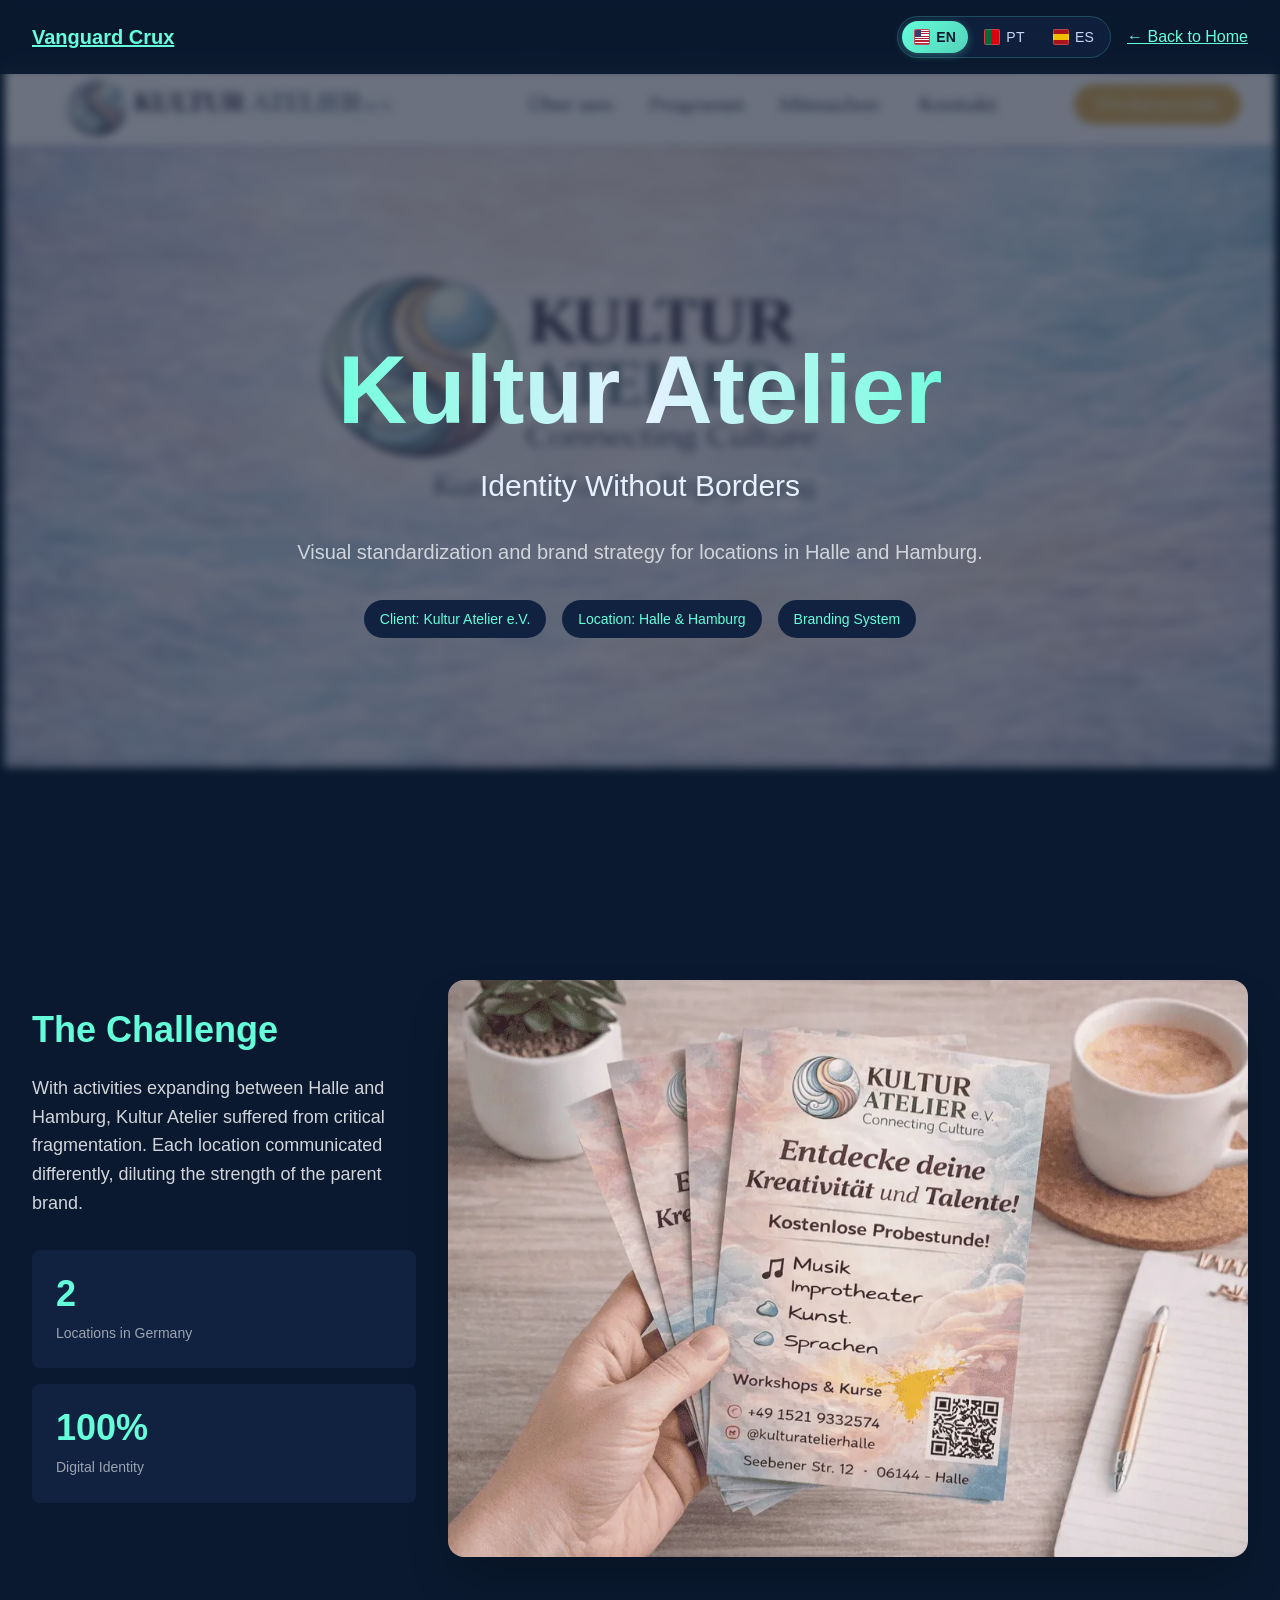
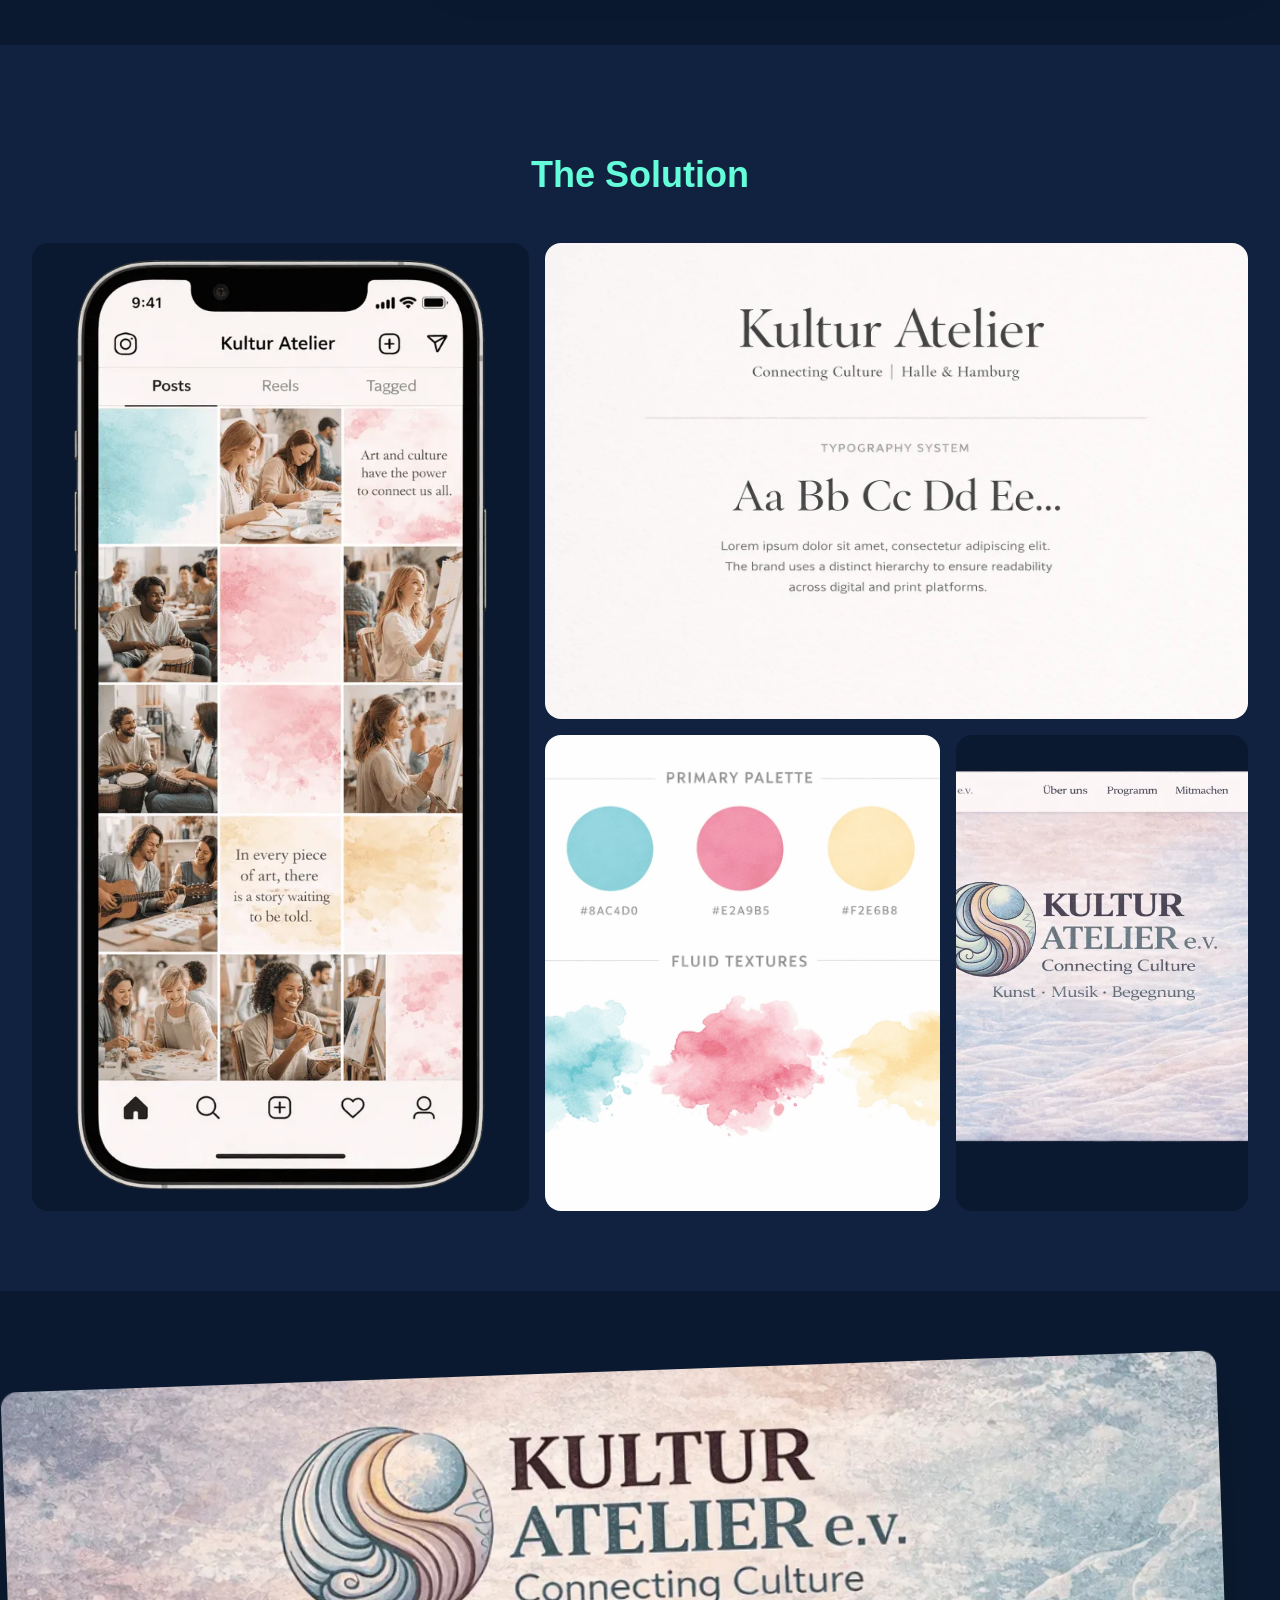
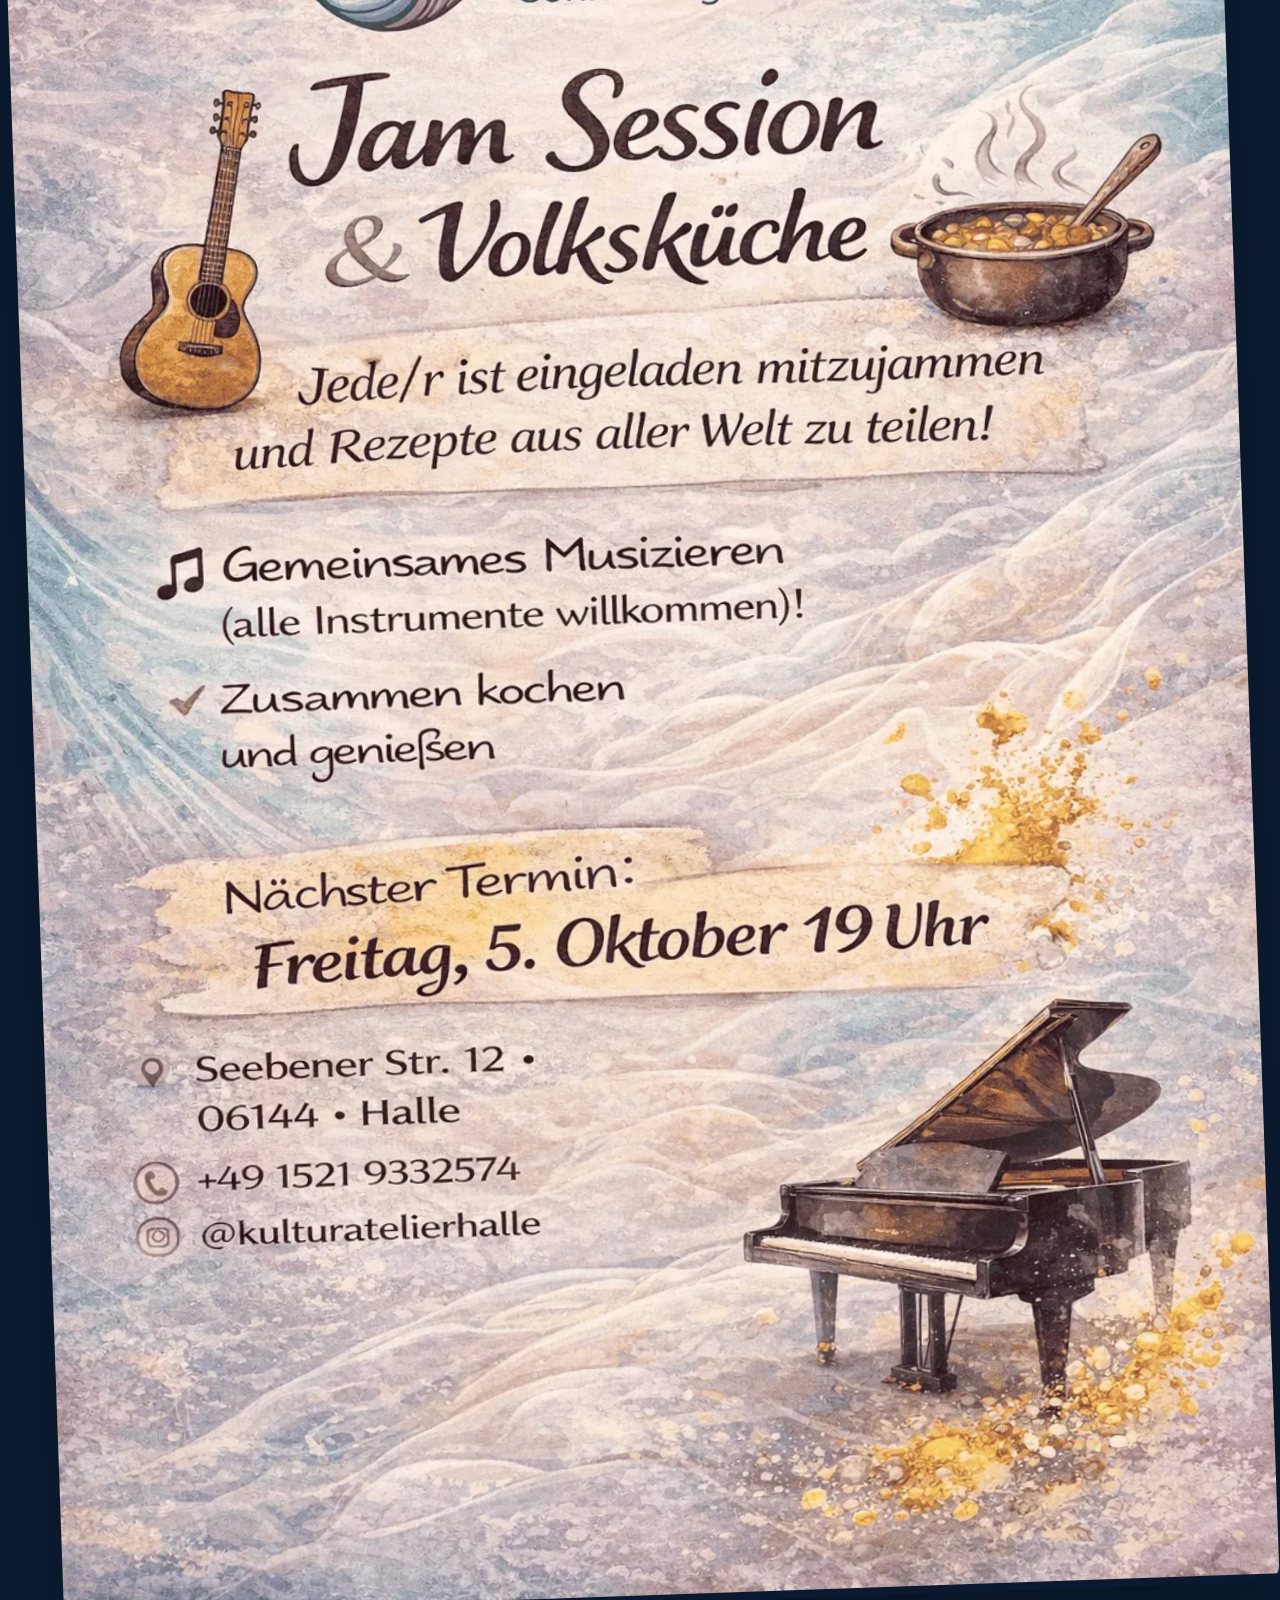
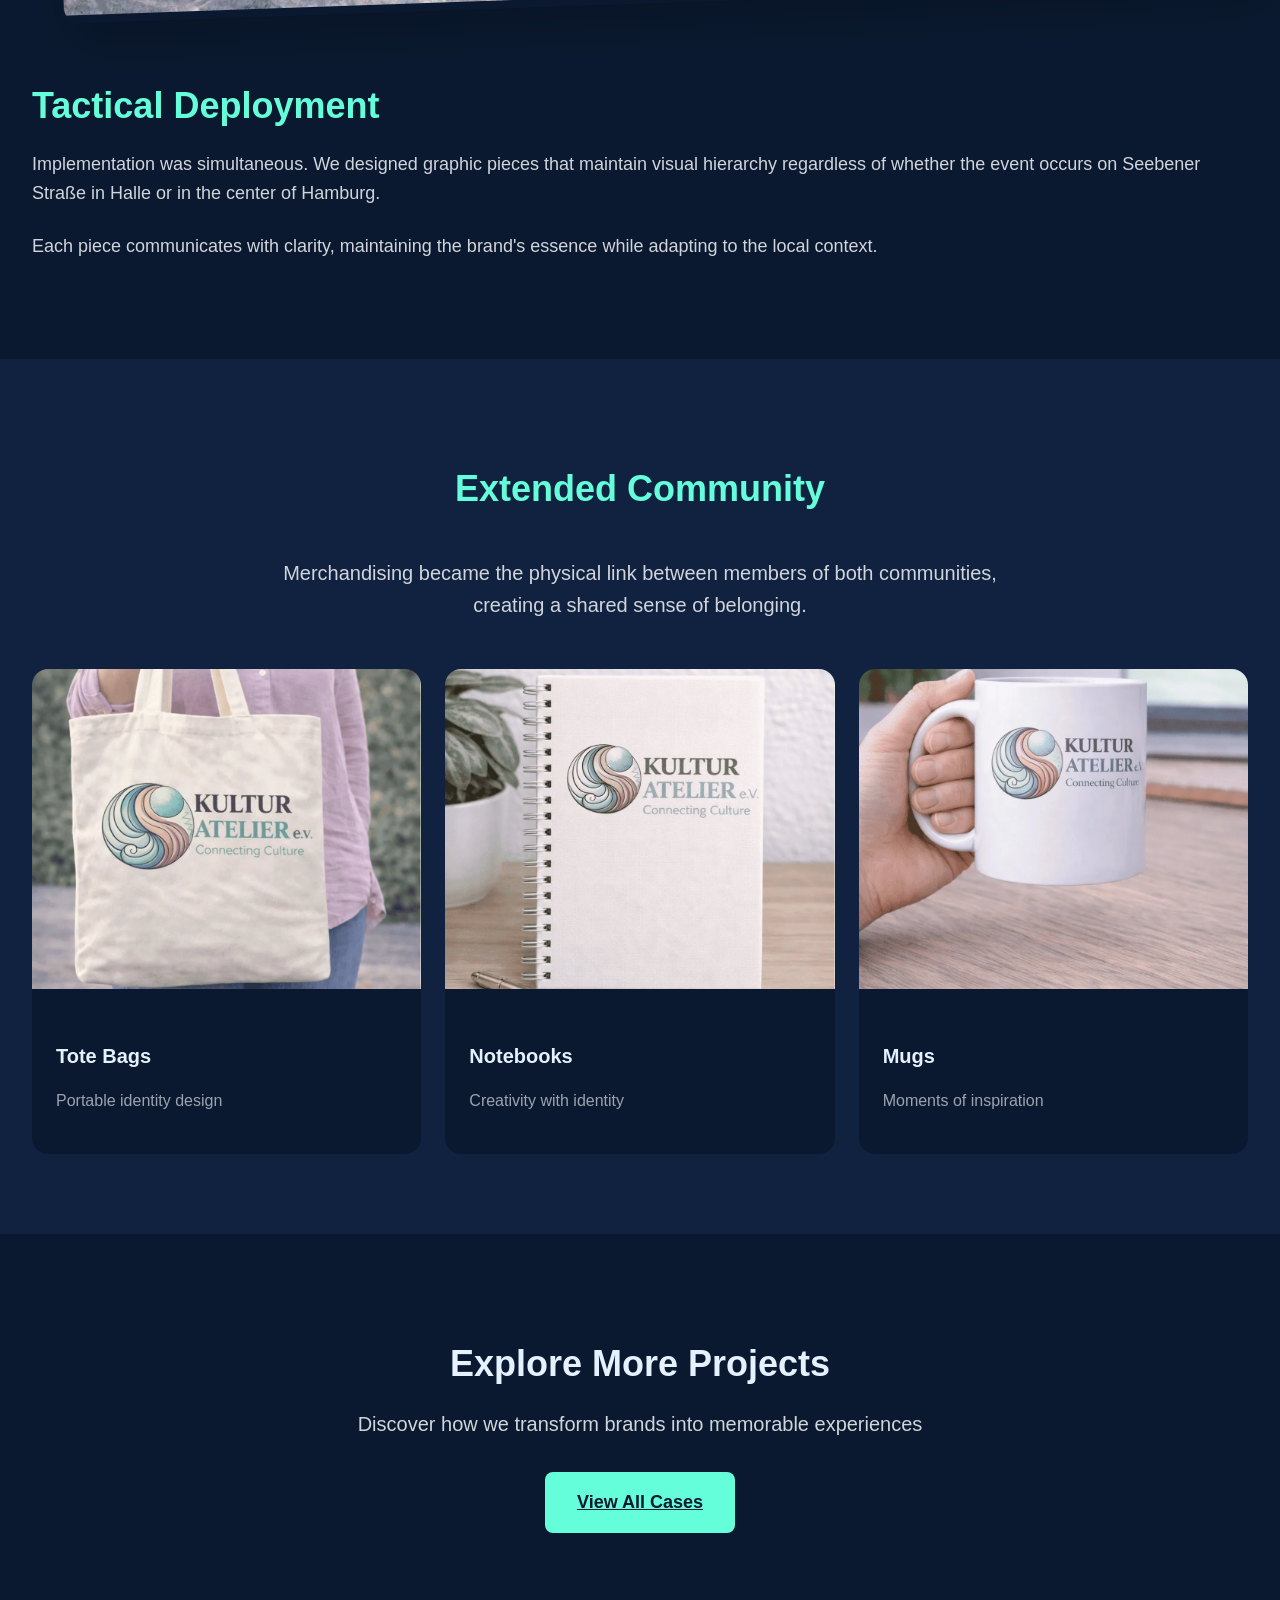
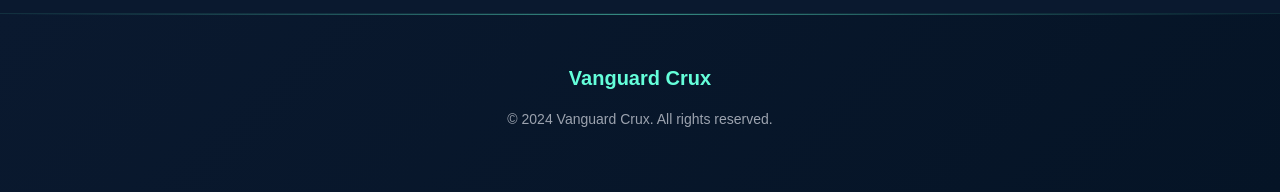
<file: kultur-atelier.html>
<!DOCTYPE html>
<html lang="en">
<head>
    <meta charset="UTF-8">
    <meta name="viewport" content="width=device-width, initial-scale=1.0">
    <title data-lang="kulturMetaTitle">Kultur Atelier Case Study | Vanguard Crux</title>
    <meta name="description" data-lang="kulturMetaDesc" content="Unified visual identity and branding strategy for Kultur Atelier's locations in Halle and Hamburg, Germany.">
    
    <link rel="stylesheet" href="styles.css">
    <link rel="stylesheet" href="assets/css/immersive-effects.css">
    <link rel="stylesheet" href="assets/css/animations-premium.css">
</head>
<body class="bg-dark text-light">
    <!-- Header -->
    <header class="fixed top-0 left-0 right-0 z-50 bg-dark bg-opacity-90 backdrop-blur-md">
        <div class="max-w-7xl mx-auto px-4 sm:px-6 lg:px-8">
            <div class="flex justify-between items-center py-4">
                <!-- Logo -->
                <a href="index.html" class="font-display font-bold text-xl text-accent">
                    Vanguard Crux
                </a>
                
                <!-- Language Switcher & Mobile Menu -->
                <div class="flex items-center space-x-4">
                    <div id="language-switcher" class="language-switcher hidden sm:flex">
                        <button onclick="setLanguage('en')" class="language-btn active">
                            <div class="flag-icon flag-en"></div>
                            <span>EN</span>
                        </button>
                        <button onclick="setLanguage('pt')" class="language-btn">
                            <div class="flag-icon flag-pt"></div>
                            <span>PT</span>
                        </button>
                        <button onclick="setLanguage('es')" class="language-btn">
                            <div class="flag-icon flag-es"></div>
                            <span>ES</span>
                        </button>
                    </div>
                    <a href="index.html" class="text-accent hover:text-lightest transition-colors" data-lang="backToHome">← Back to Home</a>
                </div>
            </div>
        </div>
    </header>

    <!-- Hero Section - Immersive -->
    <section class="relative h-screen overflow-hidden flex items-center justify-center">
        <div class="absolute inset-0 z-0">
            <img src="assets/images/Kultur/hero-bg.webp" alt="" class="w-full h-full object-cover opacity-40 blur-sm" loading="eager" fetchpriority="high">
        </div>
        <div class="relative z-10 text-center px-4 sm:px-6 lg:px-8 max-w-7xl mx-auto">
            <h1 class="font-display font-bold text-6xl sm:text-7xl lg:text-8xl mb-6 bg-gradient-to-r bg-clip-text text-transparent">
                Kultur Atelier
            </h1>
            <p class="text-2xl sm:text-3xl text-lightest mb-8 font-light">
                Identity Without Borders
            </p>
            <p class="text-xl text-gray-300 mb-8 max-w-3xl mx-auto">
                Visual standardization and brand strategy for locations in Halle and Hamburg.
            </p>
            <div class="flex flex-wrap justify-center gap-4 text-sm">
                <span class="bg-light-navy px-4 py-2 rounded-full text-accent">Client: Kultur Atelier e.V.</span>
                <span class="bg-light-navy px-4 py-2 rounded-full text-accent">Location: Halle & Hamburg</span>
                <span class="bg-light-navy px-4 py-2 rounded-full text-accent">Branding System</span>
            </div>
        </div>
    </section>

    <!-- Challenge Section - Asymmetric 4/8 -->
    <section class="py-20 px-4 sm:px-6 lg:px-8 bg-dark">
        <div class="max-w-7xl mx-auto">
            <div class="grid grid-cols-12 gap-8">
                <!-- Left Column - Sticky -->
                <div class="col-span-12 lg:col-span-4 lg:sticky lg:top-24 self-start">
                    <h2 class="text-4xl sm:text-5xl font-bold mb-6 text-accent">The Challenge</h2>
                    <p class="text-lg text-gray-300 mb-8">
                        With activities expanding between Halle and Hamburg, Kultur Atelier suffered from critical fragmentation. Each location communicated differently, diluting the strength of the parent brand.
                    </p>
                    <div class="space-y-4">
                        <div class="bg-light-navy p-6 rounded-lg">
                            <div class="text-4xl font-bold text-accent mb-2">2</div>
                            <div class="text-sm text-gray-400">Locations in Germany</div>
                        </div>
                        <div class="bg-light-navy p-6 rounded-lg">
                            <div class="text-4xl font-bold text-accent mb-2">100%</div>
                            <div class="text-sm text-gray-400">Digital Identity</div>
                        </div>
                    </div>
                </div>
                <!-- Right Column - Image -->
                <div class="col-span-12 lg:col-span-8">
                    <img src="assets/images/Kultur/print-flyers.webp" alt="Kultur Atelier Print Materials" class="w-full h-auto rounded-2xl shadow-2xl" loading="lazy">
                </div>
            </div>
        </div>
    </section>

    <!-- Visual System Section - Bento Grid -->
    <section class="py-20 px-4 sm:px-6 lg:px-8 bg-light-navy">
        <div class="max-w-7xl mx-auto">
            <h2 class="text-4xl sm:text-5xl font-bold mb-12 text-center text-accent">The Solution</h2>
            <div class="grid grid-cols-12 gap-4 auto-rows-fr">
                <!-- Cell 1 - Tall -->
                <div class="col-span-12 md:col-span-6 lg:col-span-5 row-span-2 overflow-hidden rounded-2xl bg-dark group">
                    <img src="assets/images/Kultur/social-grid.webp" alt="Social Media Grid" class="w-full h-full object-cover transition-transform duration-500 group-hover:scale-105" loading="lazy">
                </div>
                <!-- Cell 2 - Wide -->
                <div class="col-span-12 md:col-span-6 lg:col-span-7 overflow-hidden rounded-2xl bg-dark group">
                    <img src="assets/images/Kultur/typography.webp" alt="Typography System" class="w-full h-full object-cover transition-transform duration-500 group-hover:scale-105" loading="lazy">
                </div>
                <!-- Cell 3 - Square -->
                <div class="col-span-12 md:col-span-6 lg:col-span-4 overflow-hidden rounded-2xl bg-dark group">
                    <img src="assets/images/Kultur/brand-colors.webp" alt="Brand Colors" class="w-full h-full object-cover transition-transform duration-500 group-hover:scale-105" loading="lazy">
                </div>
                <!-- Cell 4 - Detail -->
                <div class="col-span-12 md:col-span-6 lg:col-span-3 overflow-hidden rounded-2xl bg-dark group">
                    <img src="assets/images/Kultur/hero-bg.webp" alt="Kultur Atelier visual brand element" class="w-full h-full object-cover object-center transition-transform duration-500 group-hover:scale-105" loading="lazy">
                </div>
            </div>
        </div>
    </section>

    <!-- Communication Section - Diagonal -->
    <section class="py-20 px-4 sm:px-6 lg:px-8 bg-dark">
        <div class="max-w-7xl mx-auto">
            <div class="grid grid-cols-1 lg:grid-cols-2 gap-12 items-center">
                <div class="order-2 lg:order-1">
                    <div class="transform -rotate-2 shadow-2xl rounded-2xl overflow-hidden">
                        <img src="assets/images/Kultur/poster-detail.webp" alt="Poster Design Detail" class="w-full h-auto" loading="lazy">
                    </div>
                </div>
                <div class="order-1 lg:order-2">
                    <h3 class="text-3xl sm:text-4xl font-bold mb-6 text-accent">Tactical Deployment</h3>
                    <p class="text-lg text-gray-300 mb-6">
                        Implementation was simultaneous. We designed graphic pieces that maintain visual hierarchy regardless of whether the event occurs on Seebener Straße in Halle or in the center of Hamburg.
                    </p>
                    <p class="text-lg text-gray-300">
                        Each piece communicates with clarity, maintaining the brand's essence while adapting to the local context.
                    </p>
                </div>
            </div>
        </div>
    </section>

    <!-- Merch Section - Gallery Cards -->
    <section class="py-20 px-4 sm:px-6 lg:px-8 bg-light-navy">
        <div class="max-w-7xl mx-auto">
            <h2 class="text-4xl sm:text-5xl font-bold mb-12 text-center text-accent">Extended Community</h2>
            <p class="text-xl text-gray-300 mb-12 text-center max-w-3xl mx-auto">
                Merchandising became the physical link between members of both communities, creating a shared sense of belonging.
            </p>
            <div class="grid grid-cols-1 md:grid-cols-3 gap-8">
                <!-- Tote Card -->
                <div class="bg-dark rounded-2xl overflow-hidden group cursor-pointer transition-transform duration-300 hover:-translate-y-2">
                    <div class="overflow-hidden">
                        <img src="assets/images/Kultur/merch-tote.webp" alt="Tote Bag Merchandising" class="w-full h-80 object-cover transition-transform duration-500 group-hover:scale-110" loading="lazy">
                    </div>
                    <div class="p-6">
                        <h3 class="text-xl font-bold mb-2 text-lightest">Tote Bags</h3>
                        <p class="text-gray-400">Portable identity design</p>
                    </div>
                </div>
                <!-- Notebook Card -->
                <div class="bg-dark rounded-2xl overflow-hidden group cursor-pointer transition-transform duration-300 hover:-translate-y-2">
                    <div class="overflow-hidden">
                        <img src="assets/images/Kultur/merch-notebook.webp" alt="Notebook Merchandising" class="w-full h-80 object-cover transition-transform duration-500 group-hover:scale-110" loading="lazy">
                    </div>
                    <div class="p-6">
                        <h3 class="text-xl font-bold mb-2 text-lightest">Notebooks</h3>
                        <p class="text-gray-400">Creativity with identity</p>
                    </div>
                </div>
                <!-- Mug Card -->
                <div class="bg-dark rounded-2xl overflow-hidden group cursor-pointer transition-transform duration-300 hover:-translate-y-2">
                    <div class="overflow-hidden">
                        <img src="assets/images/Kultur/merch-mug.webp" alt="Mug Merchandising" class="w-full h-80 object-cover transition-transform duration-500 group-hover:scale-110" loading="lazy">
                    </div>
                    <div class="p-6">
                        <h3 class="text-xl font-bold mb-2 text-lightest">Mugs</h3>
                        <p class="text-gray-400">Moments of inspiration</p>
                    </div>
                </div>
            </div>
        </div>
    </section>

    <!-- Project Navigation -->
    <section class="py-20 px-4 sm:px-6 lg:px-8 bg-dark">
        <div class="max-w-7xl mx-auto text-center">
            <h2 class="text-3xl sm:text-4xl font-bold mb-6 text-lightest">Explore More Projects</h2>
            <p class="text-xl text-gray-300 mb-8">Discover how we transform brands into memorable experiences</p>
            <a href="index.html#case-studies" class="inline-block bg-accent text-dark px-8 py-4 rounded-lg font-bold text-lg transition-transform duration-300 hover:scale-105 hover:shadow-xl">
                View All Cases
            </a>
        </div>
    </section>

    <!-- Footer -->
    <footer class="py-12 px-4 sm:px-6 lg:px-8 bg-dark">
        <div class="max-w-7xl mx-auto text-center">
            <div class="font-display font-bold text-xl text-accent mb-2">Vanguard Crux</div>
            <p class="text-gray-400 text-sm">© 2024 Vanguard Crux. All rights reserved.</p>
        </div>
    </footer>

    <script src="main.js"></script>
</body>
</html>
</file>
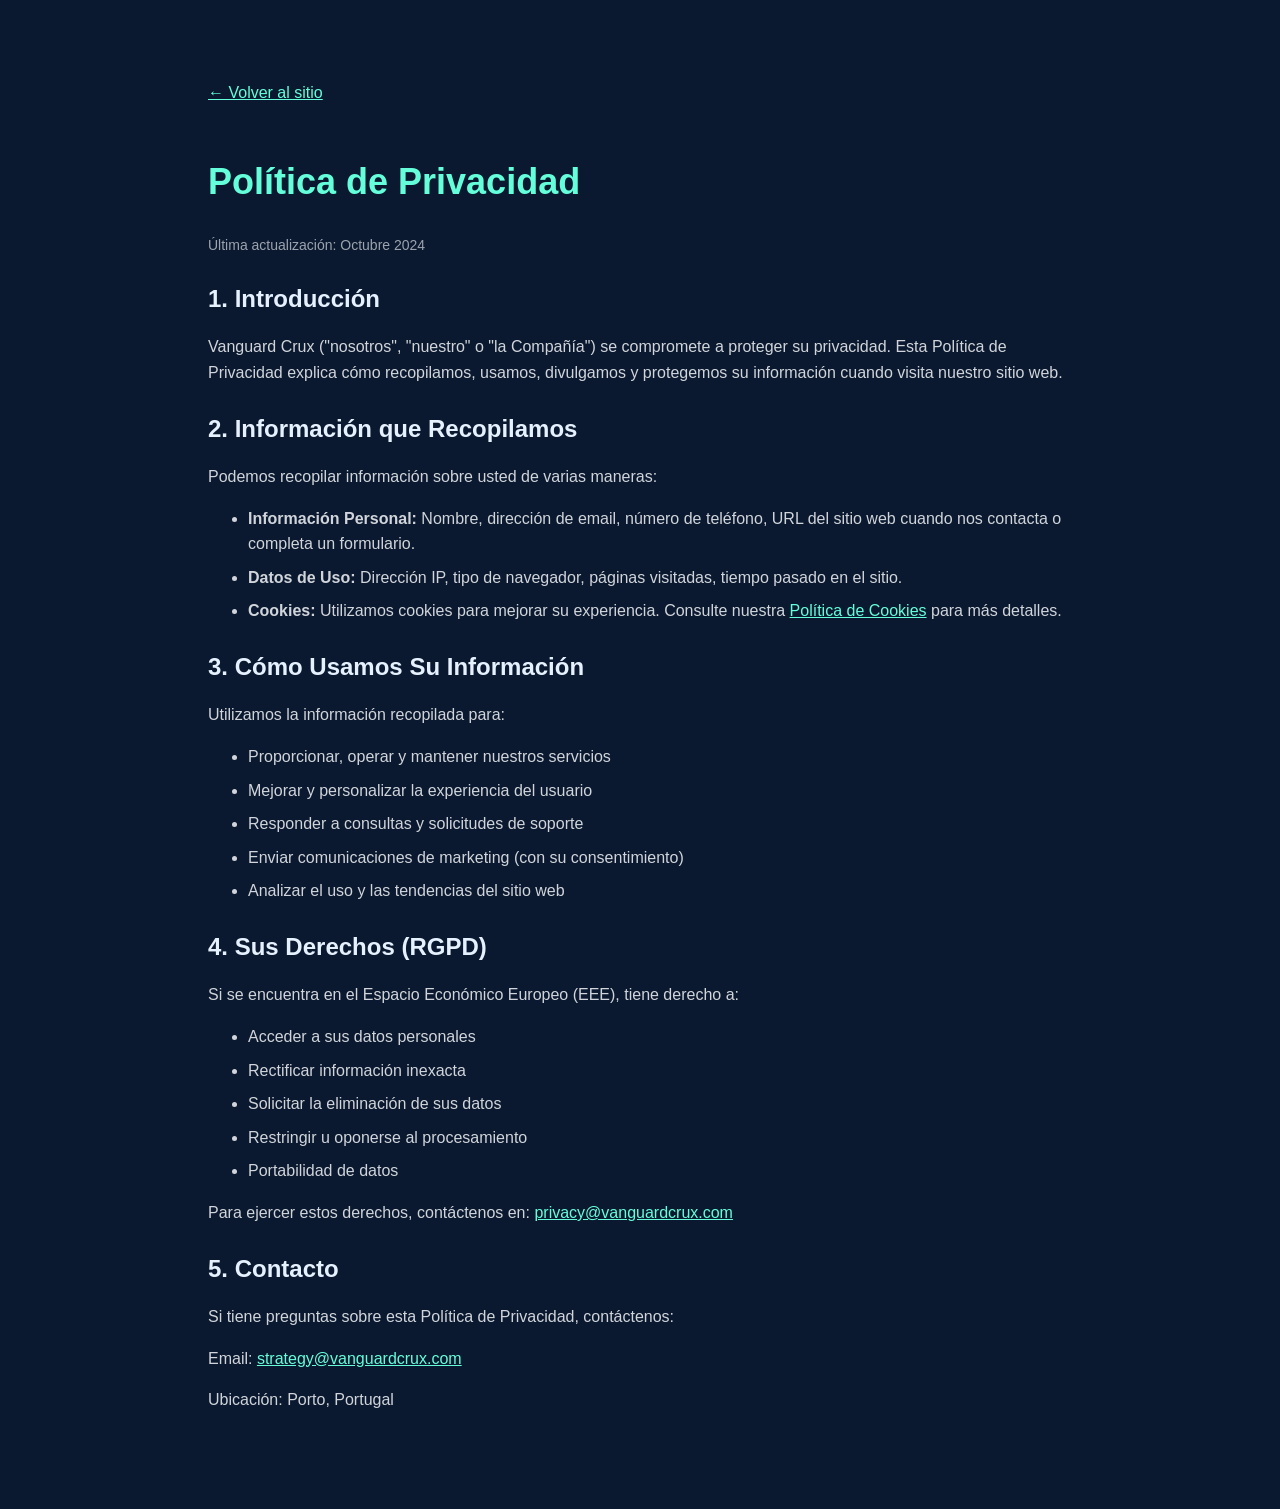
<file: privacy-policy-es.html>
<!DOCTYPE html>
<html lang="es">
<head>
    <meta charset="UTF-8">
    <meta name="viewport" content="width=device-width, initial-scale=1.0">
    <title>Política de Privacidad | Vanguard Crux</title>
    <link rel="stylesheet" href="styles.css">
</head>
<body class="bg-dark text-light">
    <div class="max-w-4xl mx-auto px-4 py-20">
        <a href="index.html" class="text-accent hover:text-lightest mb-8 inline-block">← Volver al sitio</a>
        
        <h1 class="text-4xl font-bold mb-8 text-accent">Política de Privacidad</h1>
        
        <div class="space-y-6 text-gray-300">
            <p class="text-sm text-gray-400">Última actualización: Octubre 2024</p>
            
            <section>
                <h2 class="text-2xl font-bold text-lightest mb-4">1. Introducción</h2>
                <p>Vanguard Crux ("nosotros", "nuestro" o "la Compañía") se compromete a proteger su privacidad. Esta Política de Privacidad explica cómo recopilamos, usamos, divulgamos y protegemos su información cuando visita nuestro sitio web.</p>
            </section>

            <section>
                <h2 class="text-2xl font-bold text-lightest mb-4">2. Información que Recopilamos</h2>
                <p>Podemos recopilar información sobre usted de varias maneras:</p>
                <ul class="list-disc ml-6 space-y-2">
                    <li><strong>Información Personal:</strong> Nombre, dirección de email, número de teléfono, URL del sitio web cuando nos contacta o completa un formulario.</li>
                    <li><strong>Datos de Uso:</strong> Dirección IP, tipo de navegador, páginas visitadas, tiempo pasado en el sitio.</li>
                    <li><strong>Cookies:</strong> Utilizamos cookies para mejorar su experiencia. Consulte nuestra <a href="cookies-es.html" class="text-accent">Política de Cookies</a> para más detalles.</li>
                </ul>
            </section>

            <section>
                <h2 class="text-2xl font-bold text-lightest mb-4">3. Cómo Usamos Su Información</h2>
                <p>Utilizamos la información recopilada para:</p>
                <ul class="list-disc ml-6 space-y-2">
                    <li>Proporcionar, operar y mantener nuestros servicios</li>
                    <li>Mejorar y personalizar la experiencia del usuario</li>
                    <li>Responder a consultas y solicitudes de soporte</li>
                    <li>Enviar comunicaciones de marketing (con su consentimiento)</li>
                    <li>Analizar el uso y las tendencias del sitio web</li>
                </ul>
            </section>

            <section>
                <h2 class="text-2xl font-bold text-lightest mb-4">4. Sus Derechos (RGPD)</h2>
                <p>Si se encuentra en el Espacio Económico Europeo (EEE), tiene derecho a:</p>
                <ul class="list-disc ml-6 space-y-2">
                    <li>Acceder a sus datos personales</li>
                    <li>Rectificar información inexacta</li>
                    <li>Solicitar la eliminación de sus datos</li>
                    <li>Restringir u oponerse al procesamiento</li>
                    <li>Portabilidad de datos</li>
                </ul>
                <p class="mt-4">Para ejercer estos derechos, contáctenos en: <a href="mailto:privacy@vanguardcrux.com" class="text-accent">privacy@vanguardcrux.com</a></p>
            </section>

            <section>
                <h2 class="text-2xl font-bold text-lightest mb-4">5. Contacto</h2>
                <p>Si tiene preguntas sobre esta Política de Privacidad, contáctenos:</p>
                <p class="mt-2">Email: <a href="mailto:strategy@vanguardcrux.com" class="text-accent">strategy@vanguardcrux.com</a></p>
                <p>Ubicación: Porto, Portugal</p>
            </section>
        </div>
    </div>
</body>
</html>
</file>
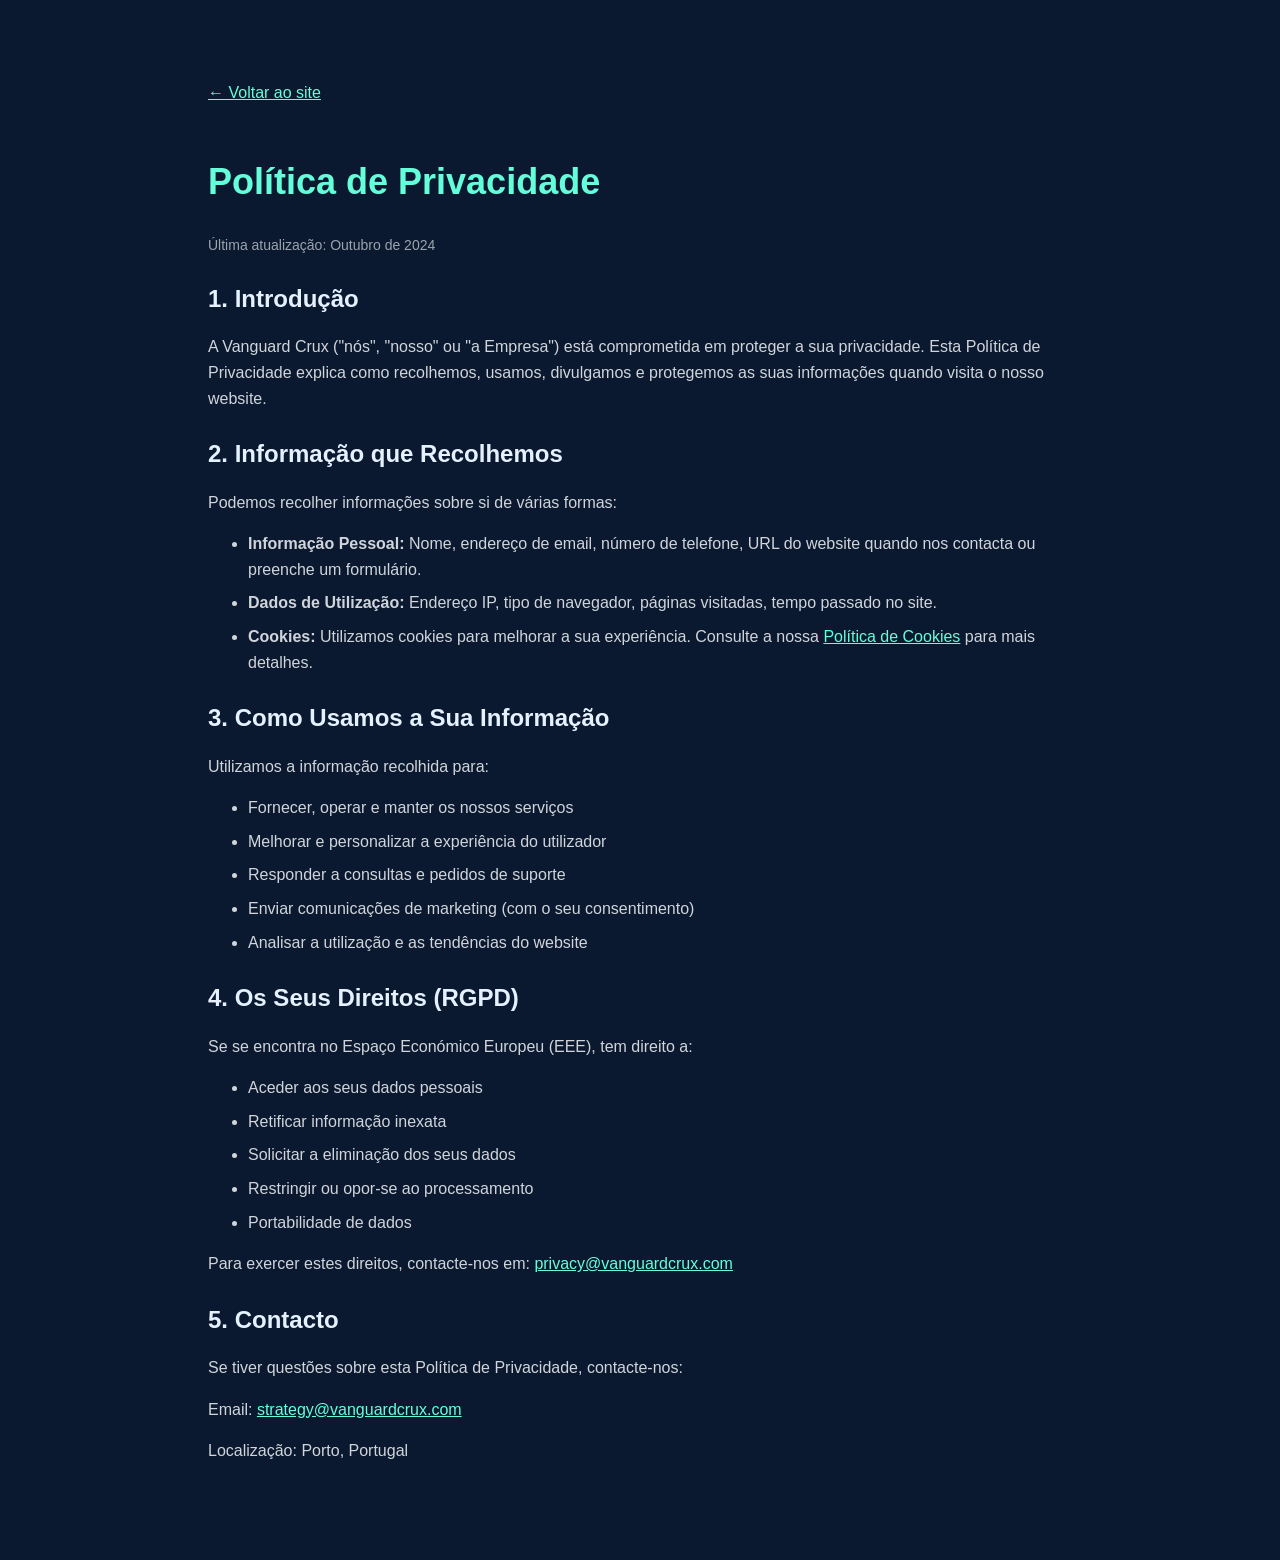
<file: privacy-policy-pt.html>
<!DOCTYPE html>
<html lang="pt">
<head>
    <meta charset="UTF-8">
    <meta name="viewport" content="width=device-width, initial-scale=1.0">
    <title>Política de Privacidade | Vanguard Crux</title>
    <link rel="stylesheet" href="styles.css">
</head>
<body class="bg-dark text-light">
    <div class="max-w-4xl mx-auto px-4 py-20">
        <a href="index.html" class="text-accent hover:text-lightest mb-8 inline-block">← Voltar ao site</a>
        
        <h1 class="text-4xl font-bold mb-8 text-accent">Política de Privacidade</h1>
        
        <div class="space-y-6 text-gray-300">
            <p class="text-sm text-gray-400">Última atualização: Outubro de 2024</p>
            
            <section>
                <h2 class="text-2xl font-bold text-lightest mb-4">1. Introdução</h2>
                <p>A Vanguard Crux ("nós", "nosso" ou "a Empresa") está comprometida em proteger a sua privacidade. Esta Política de Privacidade explica como recolhemos, usamos, divulgamos e protegemos as suas informações quando visita o nosso website.</p>
            </section>

            <section>
                <h2 class="text-2xl font-bold text-lightest mb-4">2. Informação que Recolhemos</h2>
                <p>Podemos recolher informações sobre si de várias formas:</p>
                <ul class="list-disc ml-6 space-y-2">
                    <li><strong>Informação Pessoal:</strong> Nome, endereço de email, número de telefone, URL do website quando nos contacta ou preenche um formulário.</li>
                    <li><strong>Dados de Utilização:</strong> Endereço IP, tipo de navegador, páginas visitadas, tempo passado no site.</li>
                    <li><strong>Cookies:</strong> Utilizamos cookies para melhorar a sua experiência. Consulte a nossa <a href="cookies-pt.html" class="text-accent">Política de Cookies</a> para mais detalhes.</li>
                </ul>
            </section>

            <section>
                <h2 class="text-2xl font-bold text-lightest mb-4">3. Como Usamos a Sua Informação</h2>
                <p>Utilizamos a informação recolhida para:</p>
                <ul class="list-disc ml-6 space-y-2">
                    <li>Fornecer, operar e manter os nossos serviços</li>
                    <li>Melhorar e personalizar a experiência do utilizador</li>
                    <li>Responder a consultas e pedidos de suporte</li>
                    <li>Enviar comunicações de marketing (com o seu consentimento)</li>
                    <li>Analisar a utilização e as tendências do website</li>
                </ul>
            </section>

            <section>
                <h2 class="text-2xl font-bold text-lightest mb-4">4. Os Seus Direitos (RGPD)</h2>
                <p>Se se encontra no Espaço Económico Europeu (EEE), tem direito a:</p>
                <ul class="list-disc ml-6 space-y-2">
                    <li>Aceder aos seus dados pessoais</li>
                    <li>Retificar informação inexata</li>
                    <li>Solicitar a eliminação dos seus dados</li>
                    <li>Restringir ou opor-se ao processamento</li>
                    <li>Portabilidade de dados</li>
                </ul>
                <p class="mt-4">Para exercer estes direitos, contacte-nos em: <a href="mailto:privacy@vanguardcrux.com" class="text-accent">privacy@vanguardcrux.com</a></p>
            </section>

            <section>
                <h2 class="text-2xl font-bold text-lightest mb-4">5. Contacto</h2>
                <p>Se tiver questões sobre esta Política de Privacidade, contacte-nos:</p>
                <p class="mt-2">Email: <a href="mailto:strategy@vanguardcrux.com" class="text-accent">strategy@vanguardcrux.com</a></p>
                <p>Localização: Porto, Portugal</p>
            </section>
        </div>
    </div>
</body>
</html>
</file>
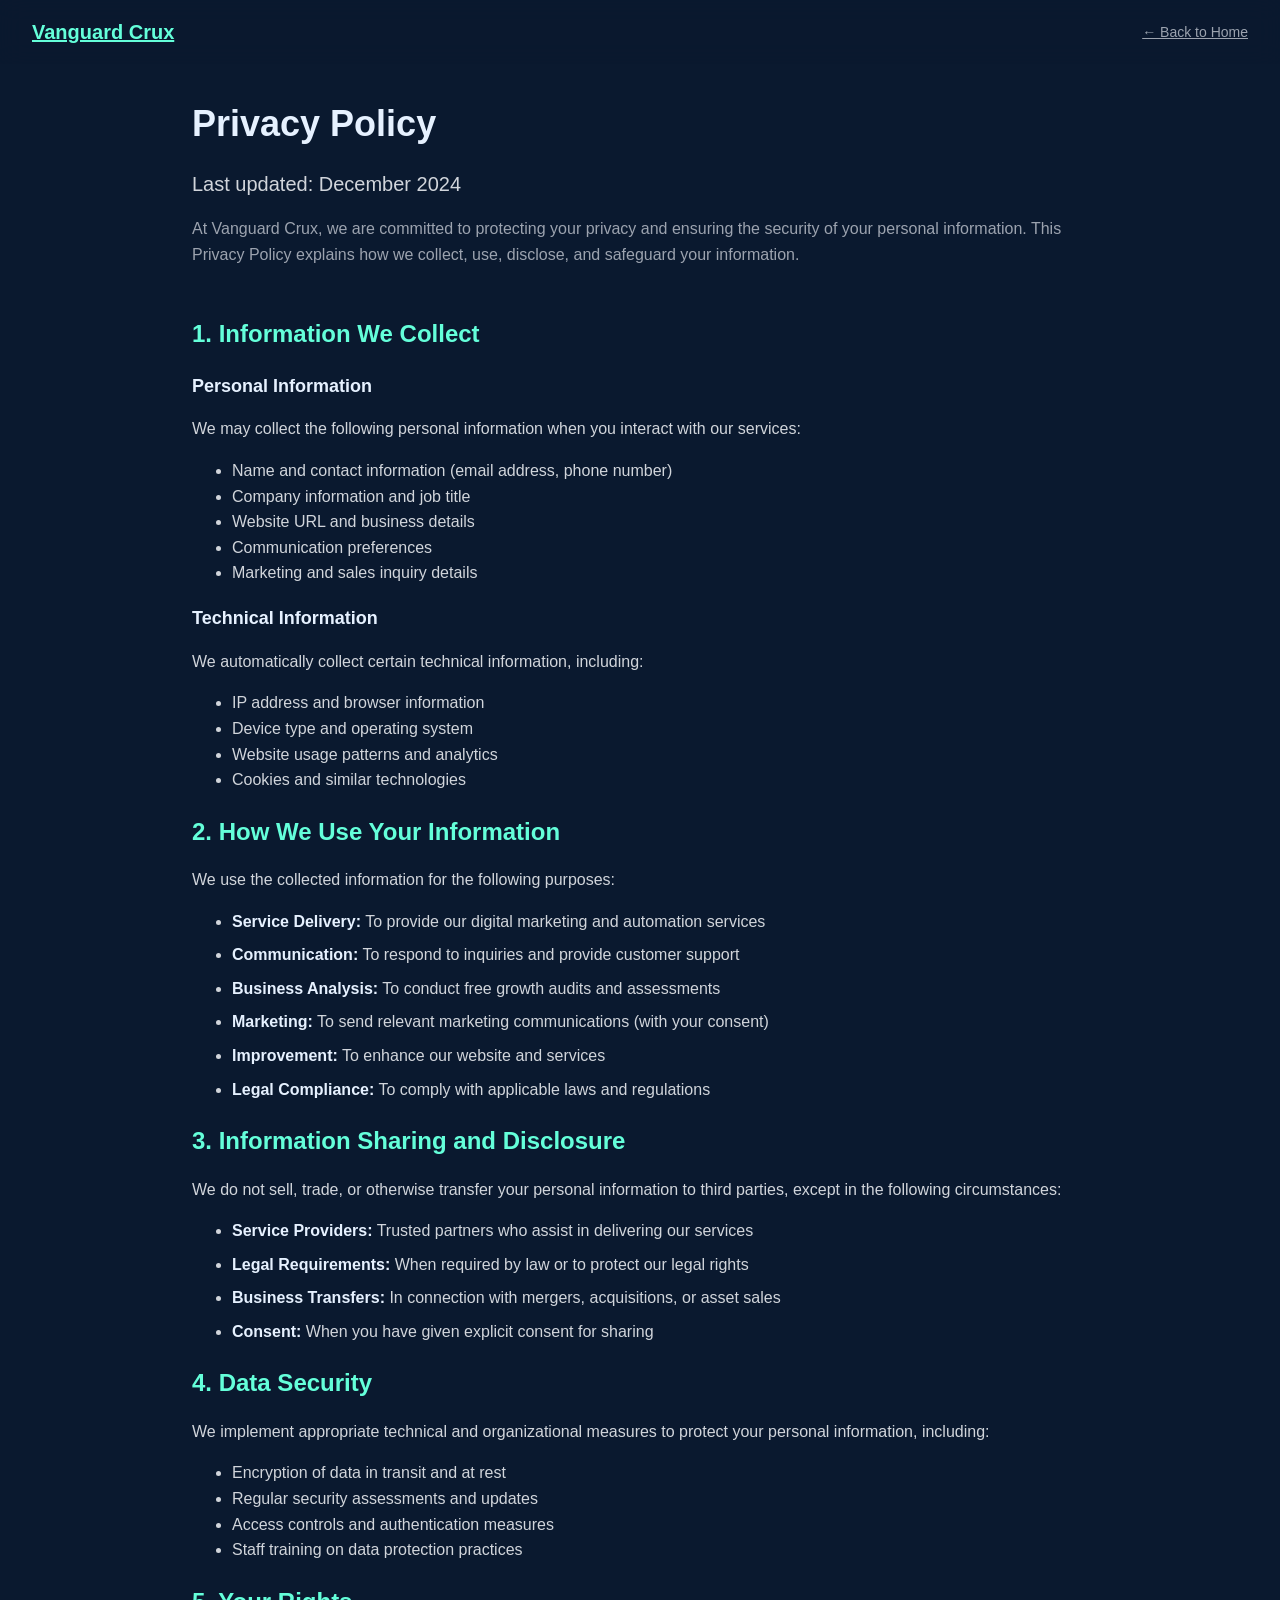
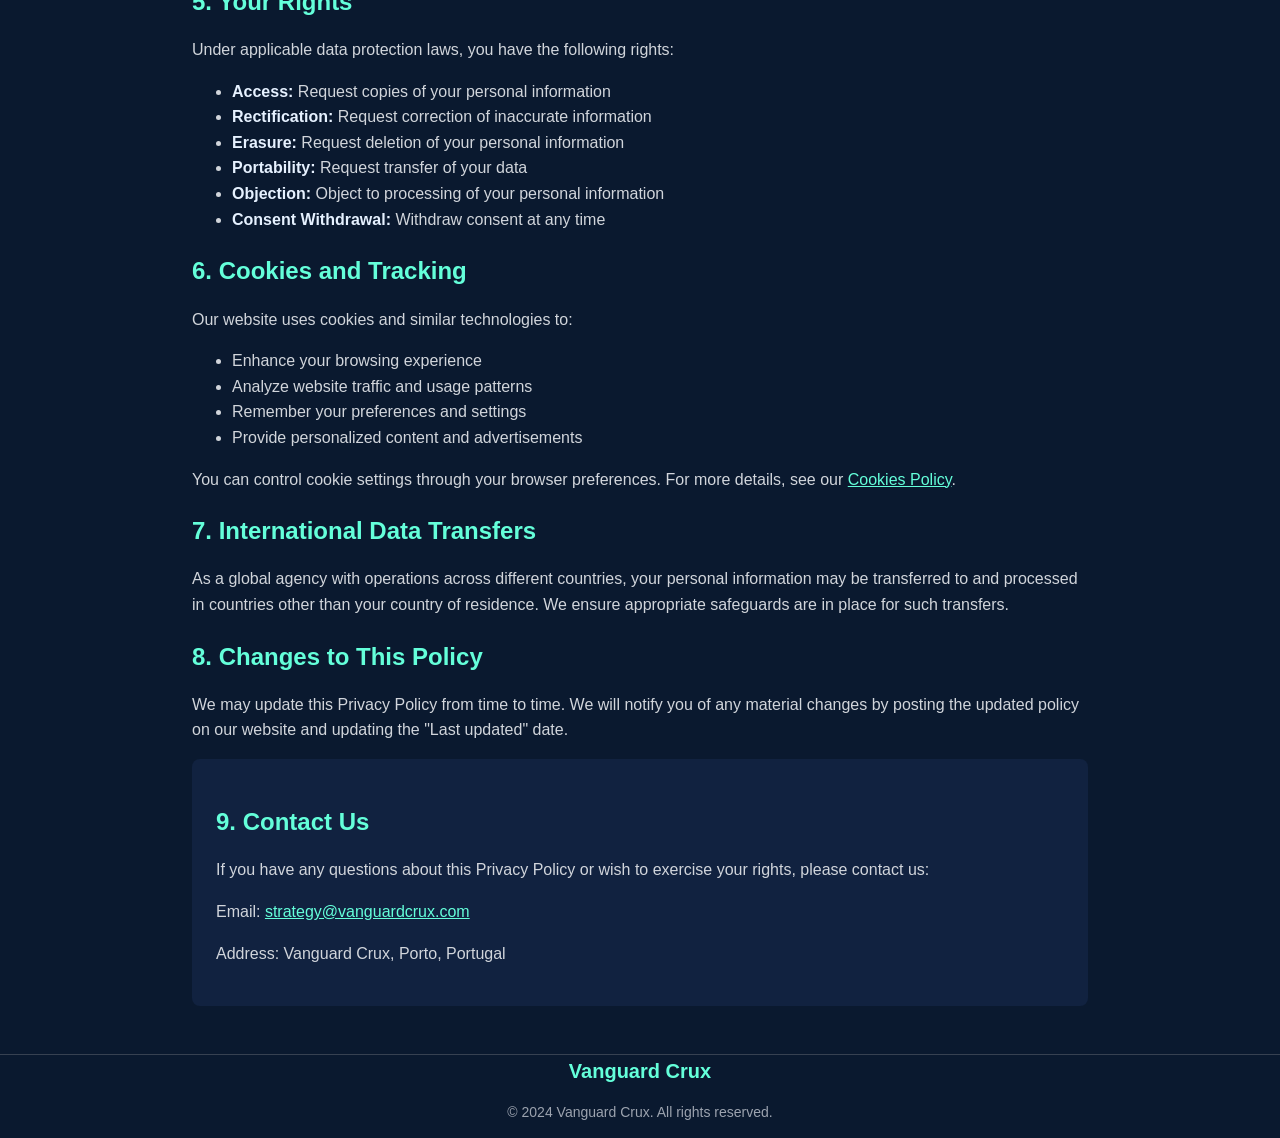
<file: privacy-policy.html>
<!DOCTYPE html>
<html lang="en">
<head>
    <meta charset="UTF-8">
    <meta name="viewport" content="width=device-width, initial-scale=1.0">
    <title>Privacy Policy | Vanguard Crux</title>
    <meta name="description" content="Vanguard Crux Privacy Policy - Learn how we collect, use, and protect your personal information.">
    <link rel="stylesheet" href="styles.css">
</head>
<body class="bg-dark text-light">
    <!-- Header -->
    <header class="fixed top-0 left-0 right-0 z-50 bg-dark bg-opacity-90 backdrop-blur-md">
        <div class="max-w-7xl mx-auto px-4 sm:px-6 lg:px-8">
            <div class="flex justify-between items-center py-4">
                <!-- Logo -->
                <a href="index.html" class="font-display font-bold text-xl text-accent">
                    Vanguard Crux
                </a>
                
                <!-- Back to Home -->
                <a href="index.html" class="text-sm text-gray-400 hover:text-accent transition-colors">
                    ← Back to Home
                </a>
            </div>
        </div>
    </header>

    <!-- Main Content -->
    <main class="pt-20 px-4 sm:px-6 lg:px-8 py-12">
        <div class="max-w-4xl mx-auto">
            <div class="mb-12">
                <h1 class="font-display font-bold text-4xl sm:text-5xl text-lightest mb-6">Privacy Policy</h1>
                <p class="text-xl text-gray-300 mb-4">Last updated: December 2024</p>
                <p class="text-gray-400">
                    At Vanguard Crux, we are committed to protecting your privacy and ensuring the security of your personal information. This Privacy Policy explains how we collect, use, disclose, and safeguard your information.
                </p>
            </div>

            <div class="space-y-8">
                <!-- Information We Collect -->
                <section>
                    <h2 class="font-display font-bold text-2xl text-accent mb-4">1. Information We Collect</h2>
                    <div class="space-y-4 text-gray-300">
                        <div>
                            <h3 class="font-semibold text-lg text-lightest mb-2">Personal Information</h3>
                            <p class="mb-2">We may collect the following personal information when you interact with our services:</p>
                            <ul class="list-disc list-inside space-y-1 ml-4">
                                <li>Name and contact information (email address, phone number)</li>
                                <li>Company information and job title</li>
                                <li>Website URL and business details</li>
                                <li>Communication preferences</li>
                                <li>Marketing and sales inquiry details</li>
                            </ul>
                        </div>
                        
                        <div>
                            <h3 class="font-semibold text-lg text-lightest mb-2">Technical Information</h3>
                            <p class="mb-2">We automatically collect certain technical information, including:</p>
                            <ul class="list-disc list-inside space-y-1 ml-4">
                                <li>IP address and browser information</li>
                                <li>Device type and operating system</li>
                                <li>Website usage patterns and analytics</li>
                                <li>Cookies and similar technologies</li>
                            </ul>
                        </div>
                    </div>
                </section>

                <!-- How We Use Information -->
                <section>
                    <h2 class="font-display font-bold text-2xl text-accent mb-4">2. How We Use Your Information</h2>
                    <div class="text-gray-300 space-y-3">
                        <p>We use the collected information for the following purposes:</p>
                        <ul class="list-disc list-inside space-y-2 ml-4">
                            <li><strong class="text-lightest">Service Delivery:</strong> To provide our digital marketing and automation services</li>
                            <li><strong class="text-lightest">Communication:</strong> To respond to inquiries and provide customer support</li>
                            <li><strong class="text-lightest">Business Analysis:</strong> To conduct free growth audits and assessments</li>
                            <li><strong class="text-lightest">Marketing:</strong> To send relevant marketing communications (with your consent)</li>
                            <li><strong class="text-lightest">Improvement:</strong> To enhance our website and services</li>
                            <li><strong class="text-lightest">Legal Compliance:</strong> To comply with applicable laws and regulations</li>
                        </ul>
                    </div>
                </section>

                <!-- Information Sharing -->
                <section>
                    <h2 class="font-display font-bold text-2xl text-accent mb-4">3. Information Sharing and Disclosure</h2>
                    <div class="text-gray-300 space-y-3">
                        <p>We do not sell, trade, or otherwise transfer your personal information to third parties, except in the following circumstances:</p>
                        <ul class="list-disc list-inside space-y-2 ml-4">
                            <li><strong class="text-lightest">Service Providers:</strong> Trusted partners who assist in delivering our services</li>
                            <li><strong class="text-lightest">Legal Requirements:</strong> When required by law or to protect our legal rights</li>
                            <li><strong class="text-lightest">Business Transfers:</strong> In connection with mergers, acquisitions, or asset sales</li>
                            <li><strong class="text-lightest">Consent:</strong> When you have given explicit consent for sharing</li>
                        </ul>
                    </div>
                </section>

                <!-- Data Security -->
                <section>
                    <h2 class="font-display font-bold text-2xl text-accent mb-4">4. Data Security</h2>
                    <div class="text-gray-300 space-y-3">
                        <p>We implement appropriate technical and organizational measures to protect your personal information, including:</p>
                        <ul class="list-disc list-inside space-y-1 ml-4">
                            <li>Encryption of data in transit and at rest</li>
                            <li>Regular security assessments and updates</li>
                            <li>Access controls and authentication measures</li>
                            <li>Staff training on data protection practices</li>
                        </ul>
                    </div>
                </section>

                <!-- Your Rights -->
                <section>
                    <h2 class="font-display font-bold text-2xl text-accent mb-4">5. Your Rights</h2>
                    <div class="text-gray-300 space-y-3">
                        <p>Under applicable data protection laws, you have the following rights:</p>
                        <ul class="list-disc list-inside space-y-1 ml-4">
                            <li><strong class="text-lightest">Access:</strong> Request copies of your personal information</li>
                            <li><strong class="text-lightest">Rectification:</strong> Request correction of inaccurate information</li>
                            <li><strong class="text-lightest">Erasure:</strong> Request deletion of your personal information</li>
                            <li><strong class="text-lightest">Portability:</strong> Request transfer of your data</li>
                            <li><strong class="text-lightest">Objection:</strong> Object to processing of your personal information</li>
                            <li><strong class="text-lightest">Consent Withdrawal:</strong> Withdraw consent at any time</li>
                        </ul>
                    </div>
                </section>

                <!-- Cookies -->
                <section>
                    <h2 class="font-display font-bold text-2xl text-accent mb-4">6. Cookies and Tracking</h2>
                    <div class="text-gray-300 space-y-3">
                        <p>Our website uses cookies and similar technologies to:</p>
                        <ul class="list-disc list-inside space-y-1 ml-4">
                            <li>Enhance your browsing experience</li>
                            <li>Analyze website traffic and usage patterns</li>
                            <li>Remember your preferences and settings</li>
                            <li>Provide personalized content and advertisements</li>
                        </ul>
                        <p class="mt-3">You can control cookie settings through your browser preferences. For more details, see our <a href="cookies.html" class="text-accent hover:text-lightest transition-colors">Cookies Policy</a>.</p>
                    </div>
                </section>

                <!-- International Transfers -->
                <section>
                    <h2 class="font-display font-bold text-2xl text-accent mb-4">7. International Data Transfers</h2>
                    <div class="text-gray-300 space-y-3">
                        <p>As a global agency with operations across different countries, your personal information may be transferred to and processed in countries other than your country of residence. We ensure appropriate safeguards are in place for such transfers.</p>
                    </div>
                </section>

                <!-- Changes to Policy -->
                <section>
                    <h2 class="font-display font-bold text-2xl text-accent mb-4">8. Changes to This Policy</h2>
                    <div class="text-gray-300 space-y-3">
                        <p>We may update this Privacy Policy from time to time. We will notify you of any material changes by posting the updated policy on our website and updating the "Last updated" date.</p>
                    </div>
                </section>

                <!-- Contact Information -->
                <section class="bg-light-navy p-6 rounded-lg">
                    <h2 class="font-display font-bold text-2xl text-accent mb-4">9. Contact Us</h2>
                    <div class="text-gray-300 space-y-3">
                        <p>If you have any questions about this Privacy Policy or wish to exercise your rights, please contact us:</p>
                        <div class="space-y-2">
                            <p>Email: <a href="mailto:strategy@vanguardcrux.com" class="text-accent hover:text-lightest transition-colors">strategy@vanguardcrux.com</a></p>
                            <p>Address: Vanguard Crux, Porto, Portugal</p>
                        </div>
                    </div>
                </section>
            </div>
        </div>
    </main>

    <!-- Footer -->
    <footer class="py-8 px-4 sm:px-6 lg:px-8 bg-dark border-t border-gray-700">
        <div class="max-w-4xl mx-auto text-center">
            <div class="font-display font-bold text-xl text-accent mb-2">Vanguard Crux</div>
            <p class="text-gray-400 text-sm">© 2024 Vanguard Crux. All rights reserved.</p>
        </div>
    </footer>

    <script src="main.js"></script>
</body>
</html>
</file>
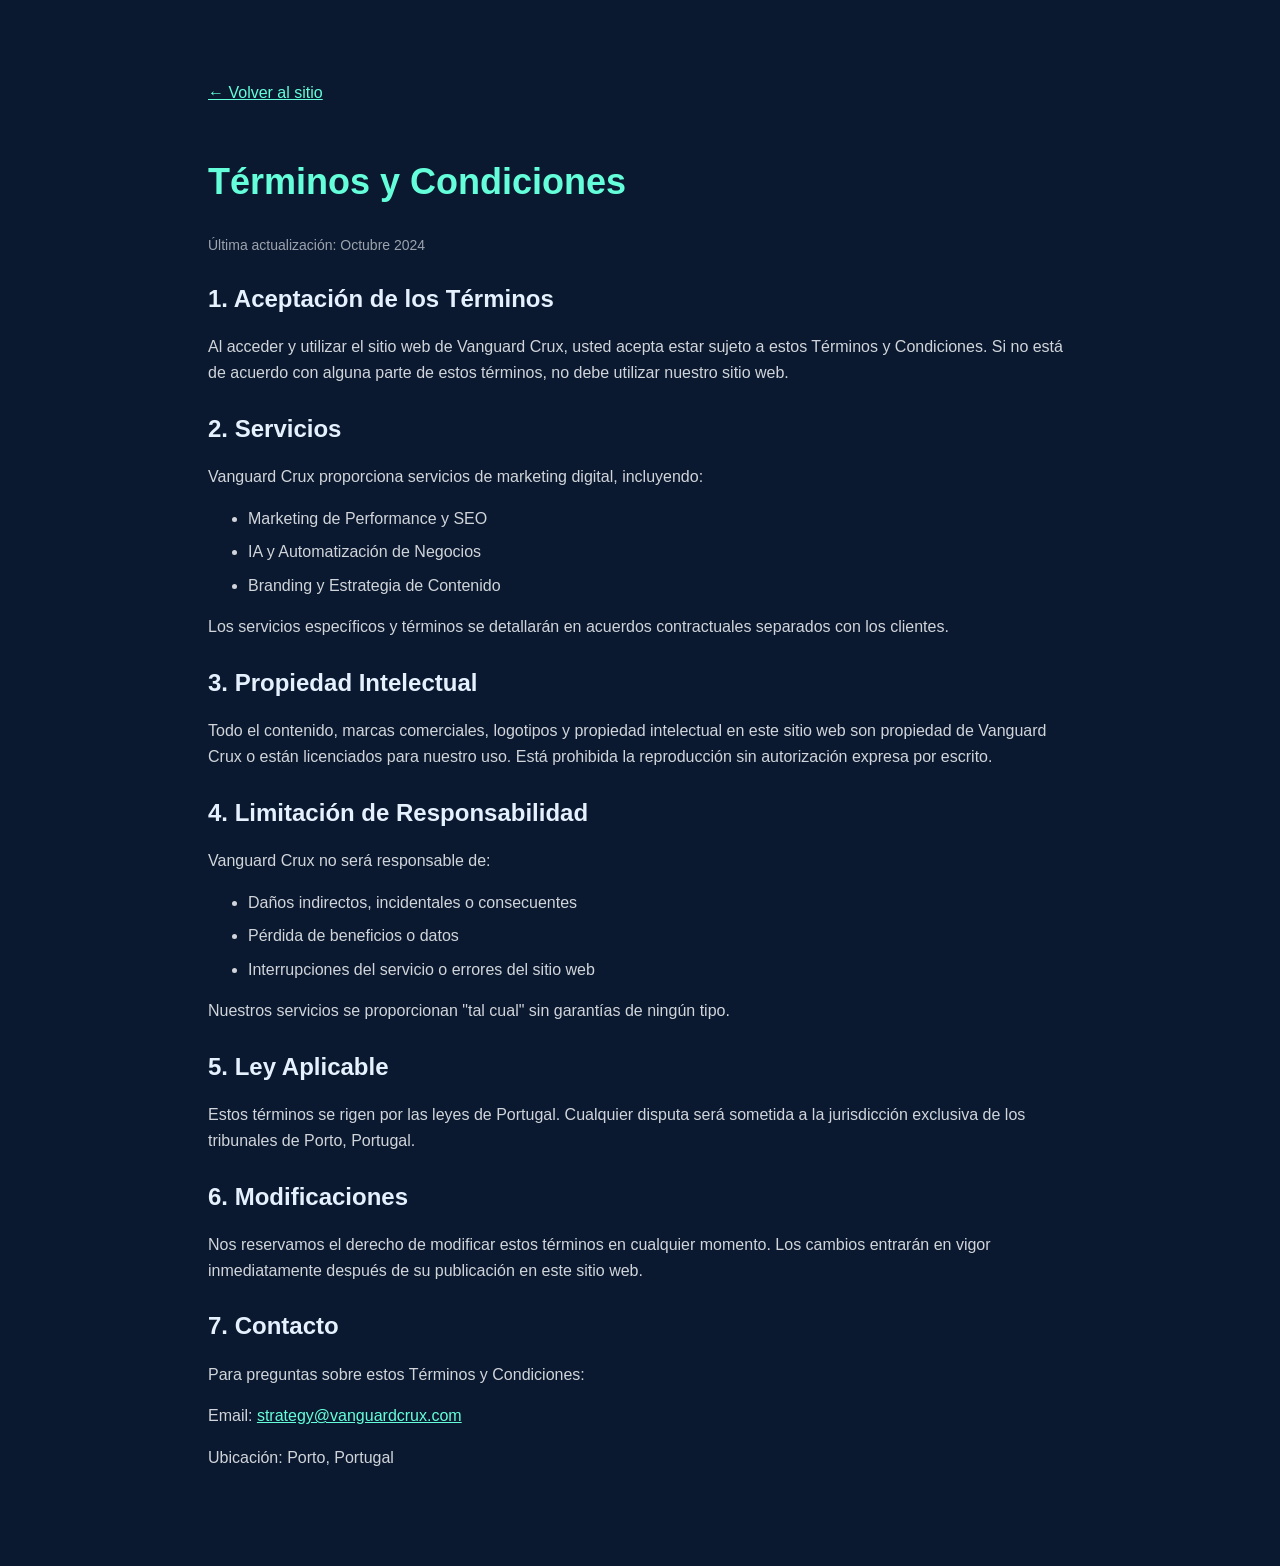
<file: terms-es.html>
<!DOCTYPE html>
<html lang="es">
<head>
    <meta charset="UTF-8">
    <meta name="viewport" content="width=device-width, initial-scale=1.0">
    <title>Términos y Condiciones | Vanguard Crux</title>
    <link rel="stylesheet" href="styles.css">
</head>
<body class="bg-dark text-light">
    <div class="max-w-4xl mx-auto px-4 py-20">
        <a href="index.html" class="text-accent hover:text-lightest mb-8 inline-block">← Volver al sitio</a>
        
        <h1 class="text-4xl font-bold mb-8 text-accent">Términos y Condiciones</h1>
        
        <div class="space-y-6 text-gray-300">
            <p class="text-sm text-gray-400">Última actualización: Octubre 2024</p>
            
            <section>
                <h2 class="text-2xl font-bold text-lightest mb-4">1. Aceptación de los Términos</h2>
                <p>Al acceder y utilizar el sitio web de Vanguard Crux, usted acepta estar sujeto a estos Términos y Condiciones. Si no está de acuerdo con alguna parte de estos términos, no debe utilizar nuestro sitio web.</p>
            </section>

            <section>
                <h2 class="text-2xl font-bold text-lightest mb-4">2. Servicios</h2>
                <p>Vanguard Crux proporciona servicios de marketing digital, incluyendo:</p>
                <ul class="list-disc ml-6 space-y-2">
                    <li>Marketing de Performance y SEO</li>
                    <li>IA y Automatización de Negocios</li>
                    <li>Branding y Estrategia de Contenido</li>
                </ul>
                <p class="mt-4">Los servicios específicos y términos se detallarán en acuerdos contractuales separados con los clientes.</p>
            </section>

            <section>
                <h2 class="text-2xl font-bold text-lightest mb-4">3. Propiedad Intelectual</h2>
                <p>Todo el contenido, marcas comerciales, logotipos y propiedad intelectual en este sitio web son propiedad de Vanguard Crux o están licenciados para nuestro uso. Está prohibida la reproducción sin autorización expresa por escrito.</p>
            </section>

            <section>
                <h2 class="text-2xl font-bold text-lightest mb-4">4. Limitación de Responsabilidad</h2>
                <p>Vanguard Crux no será responsable de:</p>
                <ul class="list-disc ml-6 space-y-2">
                    <li>Daños indirectos, incidentales o consecuentes</li>
                    <li>Pérdida de beneficios o datos</li>
                    <li>Interrupciones del servicio o errores del sitio web</li>
                </ul>
                <p class="mt-4">Nuestros servicios se proporcionan "tal cual" sin garantías de ningún tipo.</p>
            </section>

            <section>
                <h2 class="text-2xl font-bold text-lightest mb-4">5. Ley Aplicable</h2>
                <p>Estos términos se rigen por las leyes de Portugal. Cualquier disputa será sometida a la jurisdicción exclusiva de los tribunales de Porto, Portugal.</p>
            </section>

            <section>
                <h2 class="text-2xl font-bold text-lightest mb-4">6. Modificaciones</h2>
                <p>Nos reservamos el derecho de modificar estos términos en cualquier momento. Los cambios entrarán en vigor inmediatamente después de su publicación en este sitio web.</p>
            </section>

            <section>
                <h2 class="text-2xl font-bold text-lightest mb-4">7. Contacto</h2>
                <p>Para preguntas sobre estos Términos y Condiciones:</p>
                <p class="mt-2">Email: <a href="mailto:strategy@vanguardcrux.com" class="text-accent">strategy@vanguardcrux.com</a></p>
                <p>Ubicación: Porto, Portugal</p>
            </section>
        </div>
    </div>
</body>
</html>
</file>
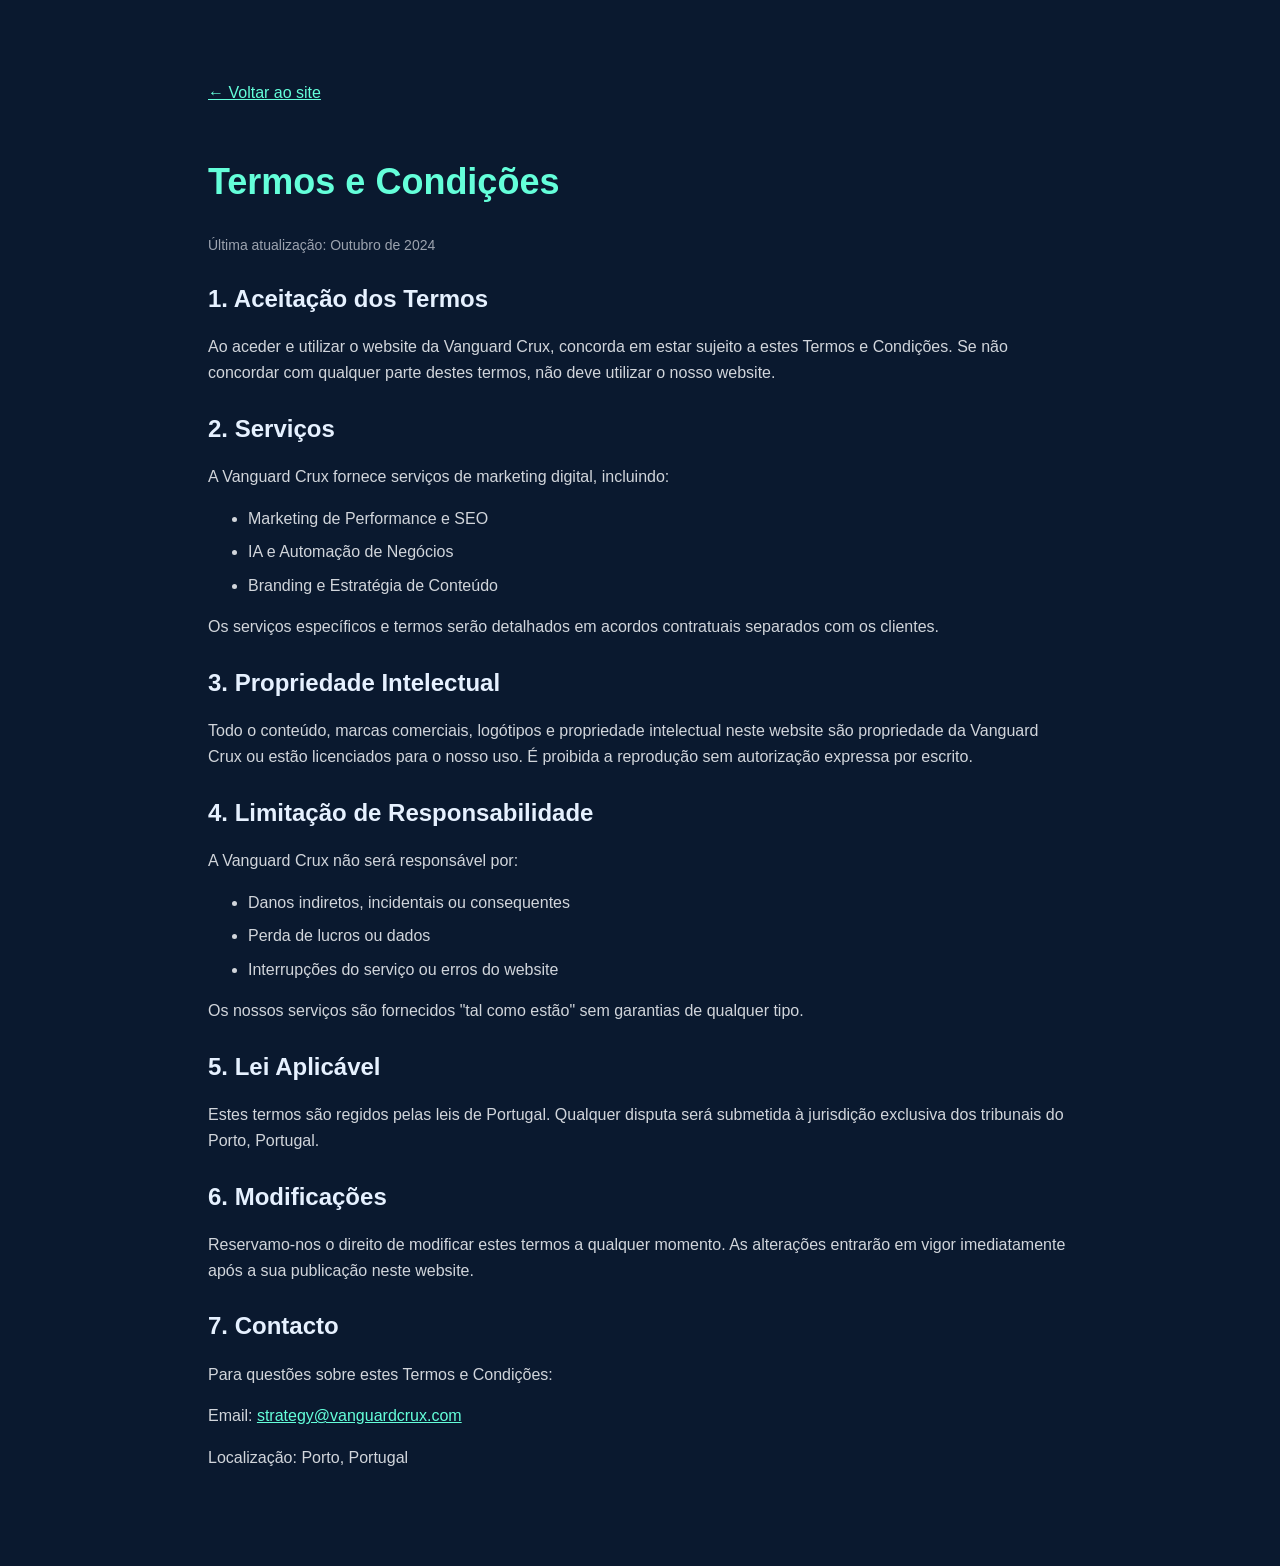
<file: terms-pt.html>
<!DOCTYPE html>
<html lang="pt">
<head>
    <meta charset="UTF-8">
    <meta name="viewport" content="width=device-width, initial-scale=1.0">
    <title>Termos e Condições | Vanguard Crux</title>
    <link rel="stylesheet" href="styles.css">
</head>
<body class="bg-dark text-light">
    <div class="max-w-4xl mx-auto px-4 py-20">
        <a href="index.html" class="text-accent hover:text-lightest mb-8 inline-block">← Voltar ao site</a>
        
        <h1 class="text-4xl font-bold mb-8 text-accent">Termos e Condições</h1>
        
        <div class="space-y-6 text-gray-300">
            <p class="text-sm text-gray-400">Última atualização: Outubro de 2024</p>
            
            <section>
                <h2 class="text-2xl font-bold text-lightest mb-4">1. Aceitação dos Termos</h2>
                <p>Ao aceder e utilizar o website da Vanguard Crux, concorda em estar sujeito a estes Termos e Condições. Se não concordar com qualquer parte destes termos, não deve utilizar o nosso website.</p>
            </section>

            <section>
                <h2 class="text-2xl font-bold text-lightest mb-4">2. Serviços</h2>
                <p>A Vanguard Crux fornece serviços de marketing digital, incluindo:</p>
                <ul class="list-disc ml-6 space-y-2">
                    <li>Marketing de Performance e SEO</li>
                    <li>IA e Automação de Negócios</li>
                    <li>Branding e Estratégia de Conteúdo</li>
                </ul>
                <p class="mt-4">Os serviços específicos e termos serão detalhados em acordos contratuais separados com os clientes.</p>
            </section>

            <section>
                <h2 class="text-2xl font-bold text-lightest mb-4">3. Propriedade Intelectual</h2>
                <p>Todo o conteúdo, marcas comerciais, logótipos e propriedade intelectual neste website são propriedade da Vanguard Crux ou estão licenciados para o nosso uso. É proibida a reprodução sem autorização expressa por escrito.</p>
            </section>

            <section>
                <h2 class="text-2xl font-bold text-lightest mb-4">4. Limitação de Responsabilidade</h2>
                <p>A Vanguard Crux não será responsável por:</p>
                <ul class="list-disc ml-6 space-y-2">
                    <li>Danos indiretos, incidentais ou consequentes</li>
                    <li>Perda de lucros ou dados</li>
                    <li>Interrupções do serviço ou erros do website</li>
                </ul>
                <p class="mt-4">Os nossos serviços são fornecidos "tal como estão" sem garantias de qualquer tipo.</p>
            </section>

            <section>
                <h2 class="text-2xl font-bold text-lightest mb-4">5. Lei Aplicável</h2>
                <p>Estes termos são regidos pelas leis de Portugal. Qualquer disputa será submetida à jurisdição exclusiva dos tribunais do Porto, Portugal.</p>
            </section>

            <section>
                <h2 class="text-2xl font-bold text-lightest mb-4">6. Modificações</h2>
                <p>Reservamo-nos o direito de modificar estes termos a qualquer momento. As alterações entrarão em vigor imediatamente após a sua publicação neste website.</p>
            </section>

            <section>
                <h2 class="text-2xl font-bold text-lightest mb-4">7. Contacto</h2>
                <p>Para questões sobre estes Termos e Condições:</p>
                <p class="mt-2">Email: <a href="mailto:strategy@vanguardcrux.com" class="text-accent">strategy@vanguardcrux.com</a></p>
                <p>Localização: Porto, Portugal</p>
            </section>
        </div>
    </div>
</body>
</html>
</file>
<file: styles.css>
:root {
    --bg-dark: #0A192F;
    --bg-light-navy: #112240;
    --text-light: #CCD6F6;
    --text-lightest: #E6F1FF;
    --accent: #64FFDA;
}

* {
    box-sizing: border-box;
}

html {
    scroll-padding-top: 80px;
    scroll-behavior: smooth;
}

body {
    margin: 0;
    padding: 0;
    font-family: 'Inter', -apple-system, BlinkMacSystemFont, sans-serif;
    background-color: var(--bg-dark);
    color: var(--text-light);
    line-height: 1.6;
}

/* Utility Classes */
.bg-dark { background-color: var(--bg-dark); }
.bg-light-navy { background-color: var(--bg-light-navy); }
.bg-accent { background-color: var(--accent); }
.text-light { color: var(--text-light); }
.text-accent { color: var(--accent); }
.text-lightest { color: var(--text-lightest); }
.text-gray-300 { color: #d1d5db; }
.text-gray-400 { color: #9ca3af; }
.text-gray-500 { color: #6b7280; }
.text-gray-600 { color: #4b5563; }
.text-gray-700 { color: #374151; }
.text-dark { color: var(--bg-dark); }

.font-display {
    font-family: 'Space Grotesk', 'Inter', -apple-system, BlinkMacSystemFont, sans-serif;
}

/* Layout */
.fixed { position: fixed; }
.relative { position: relative; }
.absolute { position: absolute; }
.inset-0 { top: 0; right: 0; bottom: 0; left: 0; }
.top-0 { top: 0; }
.left-0 { left: 0; }
.right-0 { right: 0; }
.z-40 { z-index: 40; }
.z-50 { z-index: 50; }
.z-10 { z-index: 10; }

.block { display: block; }
.inline-block { display: inline-block; }
.flex { display: flex; }
.flex-col { flex-direction: column; }
.grid { display: grid; }
.hidden { display: none; }

.items-center { align-items: center; }
.justify-center { justify-content: center; }
.justify-between { justify-content: space-between; }
.text-center { text-align: center; }

.max-w-4xl { max-width: 56rem; }
.max-w-7xl { max-width: 80rem; }
.max-w-3xl { max-width: 48rem; }
.mx-auto { margin-left: auto; margin-right: auto; }

.w-full { width: 100%; }
.w-6 { width: 1.5rem; }
.w-8 { width: 2rem; }
.w-12 { width: 3rem; }
.w-16 { width: 4rem; }
.w-24 { width: 6rem; }
.w-32 { width: 8rem; }
.w-80 { width: 20rem; }
.h-6 { height: 1.5rem; }
.h-8 { height: 2rem; }
.h-12 { height: 3rem; }
.h-16 { height: 4rem; }
.h-24 { height: 6rem; }
.h-32 { height: 8rem; }
.h-48 { height: 12rem; }
.h-full { height: 100%; }
.min-h-screen { min-height: 100vh; }

.p-4 { padding: 1rem; }
.p-6 { padding: 1.5rem; }
.p-8 { padding: 2rem; }
.px-4 { padding-left: 1rem; padding-right: 1rem; }
.py-3 { padding-top: 0.75rem; padding-bottom: 0.75rem; }
.py-4 { padding-top: 1rem; padding-bottom: 1rem; }
.py-12 { padding-top: 3rem; padding-bottom: 3rem; }
.py-20 { padding-top: 5rem; padding-bottom: 5rem; }
.pt-8 { padding-top: 2rem; }
.pt-20 { padding-top: 5rem; }
.mb-1 { margin-bottom: 0.25rem; }
.mb-2 { margin-bottom: 0.5rem; }
.mb-4 { margin-bottom: 1rem; }
.mb-6 { margin-bottom: 1.5rem; }
.mb-8 { margin-bottom: 2rem; }
.mb-12 { margin-bottom: 3rem; }
.mb-16 { margin-bottom: 4rem; }
.mt-8 { margin-top: 2rem; }

.space-x-2 > * + * { margin-left: 0.5rem; }
.space-x-4 > * + * { margin-left: 1rem; }
.space-x-8 > * + * { margin-left: 2rem; }
.space-y-2 > * + * { margin-top: 0.5rem; }
.space-y-4 > * + * { margin-top: 1rem; }
.space-y-6 > * + * { margin-top: 1.5rem; }
.gap-4 { gap: 1rem; }
.gap-6 { gap: 1.5rem; }
.gap-8 { gap: 2rem; }
.gap-12 { gap: 3rem; }

.rounded-lg { border-radius: 0.5rem; }
.rounded-2xl { border-radius: 1rem; }
.rounded-full { border-radius: 9999px; }

.border { border: 1px solid; }
.border-t { border-top: 1px solid; }
.border-gray-600 { border-color: #4b5563; }
.border-gray-700 { border-color: #374151; }

.text-xs { font-size: 0.75rem; }
.text-sm { font-size: 0.875rem; }
.text-lg { font-size: 1.125rem; }
.text-xl { font-size: 1.25rem; }
.text-2xl { font-size: 1.5rem; }
.font-bold { font-weight: 700; }
.font-semibold { font-weight: 600; }
.font-weight-500 { font-weight: 500; }
.tracking-wide { letter-spacing: 0.025em; }
.uppercase { text-transform: uppercase; }

.bg-opacity-20 { background-color: rgba(100, 255, 218, 0.2); }
.bg-opacity-50 { background-color: rgba(0, 0, 0, 0.5); }
.bg-opacity-80 { background-color: rgba(16, 34, 64, 0.8); }
.bg-opacity-90 { background-color: rgba(10, 25, 47, 0.9); }
.opacity-0 { opacity: 0; }

.transition-colors { transition: color 0.15s ease-in-out; }
.transition-all { transition: all 0.3s ease; }
.duration-300 { transition-duration: 300ms; }

.transform { transform: translateZ(0); }
.translate-x-full { transform: translateX(100%); }

.aspect-square { aspect-ratio: 1 / 1; }

.resize-none { resize: none; }
.focus\:outline-none:focus { outline: none; }
.focus\:border-accent:focus { border-color: var(--accent); }

.hover\:text-accent:hover { color: var(--accent); }
.hover\:text-lightest:hover { color: var(--text-lightest); }
.hover\:bg-opacity-80:hover { background-color: rgba(16, 34, 64, 0.8); }

.cursor-pointer { cursor: pointer; }

/* Responsive */
@media (min-width: 640px) {
    .sm\:px-6 { padding-left: 1.5rem; padding-right: 1.5rem; }
    .sm\:text-2xl { font-size: 1.5rem; }
    .sm\:text-5xl { font-size: 3rem; }
    .sm\:flex { display: flex; }
}

@media (min-width: 768px) {
    .md\:flex { display: flex; }
    .md\:hidden { display: none; }
    .md\:grid-cols-2 { grid-template-columns: repeat(2, minmax(0, 1fr)); }
    .md\:grid-cols-3 { grid-template-columns: repeat(3, minmax(0, 1fr)); }
    .md\:grid-cols-4 { grid-template-columns: repeat(4, minmax(0, 1fr)); }
}

@media (min-width: 1024px) {
    .lg\:px-8 { padding-left: 2rem; padding-right: 2rem; }
    .lg\:text-6xl { font-size: 3.75rem; }
    .lg\:grid-cols-2 { grid-template-columns: repeat(2, minmax(0, 1fr)); }
}

/* Components */
.btn-primary {
    background-color: transparent;
    color: var(--accent);
    padding: 12px 32px;
    border-radius: 4px;
    border: 1px solid var(--accent);
    font-family: 'Space Grotesk', sans-serif;
    font-weight: 500;
    transition: all 0.3s ease;
    text-decoration: none;
    display: inline-block;
    cursor: pointer;
    position: relative;
    overflow: hidden;
}

.btn-primary:hover {
    background-color: rgba(100, 255, 218, 0.1);
    transform: translateY(-3px);
}

/* Ripple Effect */
.ripple-effect {
    position: absolute;
    border-radius: 50%;
    background: rgba(100, 255, 218, 0.3);
    transform: scale(0);
    animation: ripple-animation 0.6s linear;
    pointer-events: none;
}

@keyframes ripple-animation {
    to {
        transform: scale(4);
        opacity: 0;
    }
}

.section-title {
    font-family: 'Space Grotesk', sans-serif;
    font-weight: 700;
    color: var(--text-lightest);
    font-size: 2.5rem;
    line-height: 1.2;
}

@media (min-width: 768px) {
    .section-title {
        font-size: 3.5rem;
    }
}

/* Header */
header {
    backdrop-filter: blur(12px);
}

/* Enhanced Mobile Menu */
#menu-overlay {
    transition: opacity 0.4s cubic-bezier(0.4, 0, 0.2, 1);
    backdrop-filter: blur(12px);
    -webkit-backdrop-filter: blur(12px);
    z-index: 9999 !important;
}

#menu-content {
    transition: transform 0.4s cubic-bezier(0.4, 0, 0.2, 1);
    box-shadow: -20px 0 40px -10px rgba(0, 0, 0, 0.5);
    border-left: 2px solid rgba(100, 255, 218, 0.2);
    z-index: 10000 !important;
    max-width: 320px;
    width: 85vw;
}

/* Enhanced Mobile Menu Button with Hamburger-to-X Animation */
.menu-btn {
    position: relative;
    width: 24px;
    height: 24px;
    cursor: pointer;
    transition: transform 0.3s ease;
}

.menu-btn:hover {
    transform: scale(1.05);
}

.menu-btn .hamburger,
.menu-btn .hamburger::before,
.menu-btn .hamburger::after {
    position: absolute;
    width: 100%;
    height: 2px;
    background-color: var(--accent);
    transition: all 0.3s cubic-bezier(0.4, 0, 0.2, 1);
}

.menu-btn .hamburger {
    top: 50%;
    transform: translateY(-50%);
}

.menu-btn .hamburger::before,
.menu-btn .hamburger::after {
    content: '';
    left: 0;
}

.menu-btn .hamburger::before {
    top: -8px;
}

.menu-btn .hamburger::after {
    top: 8px;
}

/* Active state - X animation */
.menu-btn.active .hamburger {
    background-color: transparent;
}

.menu-btn.active .hamburger::before {
    top: 0;
    transform: rotate(45deg);
}

.menu-btn.active .hamburger::after {
    top: 0;
    transform: rotate(-45deg);
}

/* Enhanced Mobile Menu Content */
#menu-content {
    padding: 2rem 0;
    background: linear-gradient(145deg, var(--bg-light-navy), rgba(17, 34, 64, 0.98));
    min-height: 100vh;
    overflow-y: auto;
    position: relative;
}

#menu-content::before {
    content: '';
    position: absolute;
    top: 0;
    left: 0;
    right: 0;
    bottom: 0;
    background: linear-gradient(145deg, 
        rgba(100, 255, 218, 0.05) 0%, 
        rgba(100, 255, 218, 0.02) 50%, 
        transparent 100%);
    pointer-events: none;
}

#menu-content .menu-link {
    display: block;
    width: 100%;
    padding: 1.2rem 1.5rem;
    margin-bottom: 0.5rem;
    border-bottom: 1px solid rgba(100, 255, 218, 0.1);
    text-decoration: none;
    color: #E6F1FF;
    font-weight: 500;
    font-size: 1.1rem;
    transition: all 0.3s ease;
    position: relative;
    letter-spacing: 0.025em;
}

#menu-content .menu-link:last-child {
    border-bottom: none;
}

#menu-content .menu-link::before {
    content: '';
    position: absolute;
    left: -1.5rem;
    top: 50%;
    width: 0;
    height: 2px;
    background-color: var(--accent);
    transition: width 0.3s ease;
    transform: translateY(-50%);
}

#menu-content .menu-link:hover::before {
    width: 1rem;
}

#menu-content .menu-link:hover {
    color: #64FFDA;
    background: rgba(100, 255, 218, 0.05);
    transform: translateX(0.5rem);
    border-left: 3px solid #64FFDA;
}

.mobile-nav-links {
    display: flex;
    flex-direction: column;
    gap: 0;
    padding: 1rem 0;
}

.menu-header {
    padding: 1rem 1.5rem;
    border-bottom: 2px solid rgba(100, 255, 218, 0.2);
    margin-bottom: 1rem;
}

.menu-header h3 {
    color: #64FFDA;
    font-size: 1.3rem;
    font-weight: 600;
    margin: 0;
}

/* Enhanced Language Switcher */
.language-switcher {
    display: flex;
    align-items: center;
    gap: 0.25rem;
    background: rgba(17, 34, 64, 0.8);
    border-radius: 1.5rem;
    padding: 0.25rem;
    border: 1px solid rgba(100, 255, 218, 0.2);
    backdrop-filter: blur(10px);
    -webkit-backdrop-filter: blur(10px);
}

.language-btn {
    position: relative;
    display: flex;
    align-items: center;
    gap: 0.375rem;
    padding: 0.5rem 0.75rem;
    border-radius: 1.25rem;
    font-size: 0.875rem;
    font-weight: 500;
    letter-spacing: 0.025em;
    transition: all 0.3s cubic-bezier(0.4, 0, 0.2, 1);
    cursor: pointer;
    border: none;
    background: transparent;
    color: var(--text-light);
    outline: none;
}

.language-btn:hover {
    background: rgba(100, 255, 218, 0.1);
    color: var(--accent);
    transform: translateY(-1px);
}

.language-btn.active {
    background: linear-gradient(135deg, var(--accent), rgba(100, 255, 218, 0.8));
    color: var(--bg-dark);
    font-weight: 600;
    box-shadow: 0 2px 8px rgba(100, 255, 218, 0.3);
}

.language-btn.active:hover {
    transform: translateY(-1px);
    box-shadow: 0 4px 12px rgba(100, 255, 218, 0.4);
}

.flag-icon {
    width: 16px;
    height: 16px;
    border-radius: 2px;
    display: flex;
    align-items: center;
    justify-content: center;
    font-size: 12px;
    background: linear-gradient(135deg, #f0f0f0, #e0e0e0);
    border: 1px solid rgba(255, 255, 255, 0.2);
    overflow: hidden;
}

/* Flag specific styles */
.flag-icon.flag-en {
    background: #B22234;
    position: relative;
}

.flag-icon.flag-en::before {
    content: '';
    position: absolute;
    top: 0;
    left: 0;
    right: 0;
    bottom: 0;
    background: 
        /* White stripes */
        repeating-linear-gradient(0deg, 
            #B22234 0px, #B22234 1.2px,
            #FFFFFF 1.2px, #FFFFFF 2.4px
        );
}

.flag-icon.flag-en::after {
    content: '';
    position: absolute;
    top: 0;
    left: 0;
    width: 40%;
    height: 50%;
    background: #3C3B6E;
}

.flag-icon.flag-pt {
    background: linear-gradient(90deg, #046A38 40%, #DA020E 40%);
}

.flag-icon.flag-es {
    background: linear-gradient(0deg, #AA151B 25%, #F1BF00 25%, #F1BF00 75%, #AA151B 75%);
}

/* Mobile language switcher enhancements */
@media (max-width: 767px) {
    #menu-content .language-switcher {
        margin: 2rem 1.5rem;
        padding: 1rem;
        background: rgba(100, 255, 218, 0.08);
        border-radius: 1rem;
        border: 1px solid rgba(100, 255, 218, 0.2);
        gap: 0.5rem;
        justify-content: center;
    }
    
    #menu-content .language-btn {
        padding: 0.75rem 1.25rem;
        font-size: 0.95rem;
        font-weight: 600;
        min-width: 4rem;
        justify-content: center;
    }
    
    #menu-content .language-btn.active {
        background: var(--accent);
        color: var(--bg-dark);
        box-shadow: 0 4px 12px rgba(100, 255, 218, 0.3);
    }
    
    #menu-content .language-btn:hover {
        background: rgba(100, 255, 218, 0.15);
        transform: translateY(-2px);
    }
    
    #menu-content .language-btn.active:hover {
        background: var(--accent);
        color: var(--bg-dark);
        transform: translateY(-2px);
    }
}

/* Form Elements */
input, textarea {
    background-color: var(--bg-dark);
    color: var(--text-light);
    border: 1px solid #4b5563;
    padding: 0.75rem 1rem;
    border-radius: 0.5rem;
    width: 100%;
    font-family: inherit;
}

input:focus, textarea:focus {
    outline: none;
    border-color: var(--accent);
}

/* Gradients */
.bg-gradient-to-br {
    background: linear-gradient(to bottom right, var(--bg-color-from), var(--bg-color-to));
}

.from-accent { --bg-color-from: var(--accent); }
.to-blue-400 { --bg-color-to: #60a5fa; }
.from-green-400 { --bg-color-from: #4ade80; }
.from-blue-400 { --bg-color-from: #60a5fa; }
.to-indigo-400 { --bg-color-to: #818cf8; }
.from-purple-400 { --bg-color-from: #c084fc; }
.to-pink-400 { --bg-color-to: #f472b6; }
.from-orange-400 { --bg-color-from: #fb923c; }
.to-red-400 { --bg-color-to: #f87171; }

/* Swiper */
.project-swiper {
    overflow: hidden;
    position: relative;
}

.swiper-wrapper {
    display: flex;
    flex-wrap: nowrap;
    transition: transform 0.3s ease;
}

.swiper-slide {
    flex: 0 0 100%;
    padding: 0 1rem;
}

@media (min-width: 640px) {
    .swiper-slide {
        flex: 0 0 50%;
    }
}

@media (min-width: 1024px) {
    .swiper-slide {
        flex: 0 0 33.333333%;
    }
}

.swiper-pagination {
    display: flex;
    justify-content: center;
    gap: 0.5rem;
}

.swiper-pagination-bullet {
    width: 12px;
    height: 12px;
    border-radius: 50%;
    background-color: rgba(255, 255, 255, 0.5);
    cursor: pointer;
    transition: background-color 0.3s ease;
}

.swiper-pagination-bullet-active {
    background-color: var(--accent) !important;
}

/* Carousel Navigation Buttons */
.swiper-button-prev,
.swiper-button-next {
    position: absolute;
    top: 50%;
    transform: translateY(-50%);
    width: 44px;
    height: 44px;
    background: rgba(17, 34, 64, 0.9);
    border: 2px solid var(--accent);
    border-radius: 50%;
    display: flex;
    align-items: center;
    justify-content: center;
    cursor: pointer;
    transition: all 0.3s ease;
    z-index: 10;
    color: var(--accent);
    backdrop-filter: blur(10px);
    -webkit-backdrop-filter: blur(10px);
}

.swiper-button-prev:hover,
.swiper-button-next:hover {
    background: rgba(100, 255, 218, 0.2);
    transform: translateY(-50%) scale(1.1);
    box-shadow: 0 4px 12px rgba(100, 255, 218, 0.3);
}

.swiper-button-prev:active,
.swiper-button-next:active {
    transform: translateY(-50%) scale(0.95);
}

.swiper-button-prev {
    left: 10px;
}

.swiper-button-next {
    right: 10px;
}

.swiper-button-prev svg,
.swiper-button-next svg {
    display: block;
}

/* Ensure buttons are visible on mobile */
@media (max-width: 767px) {
    .swiper-button-prev,
    .swiper-button-next {
        width: 36px;
        height: 36px;
        opacity: 1 !important;
        pointer-events: auto !important;
    }
}

/* Ensure buttons stay visible when interacting */
.swiper-button-prev:focus,
.swiper-button-next:focus {
    outline: 2px solid var(--accent);
    outline-offset: 2px;
}

/* Mobile Hero Text Contrast Improvements */
@media (max-width: 768px) {
    /* Stronger background overlay for mobile */
    .hero-section::after {
        content: '';
        position: absolute;
        top: 0;
        left: 0;
        right: 0;
        bottom: 0;
        background: linear-gradient(
            135deg,
            rgba(10, 25, 47, 0.85) 0%,
            rgba(17, 34, 64, 0.8) 50%,
            rgba(10, 25, 47, 0.85) 100%
        );
        z-index: 1;
    }
    
    /* Ensure hero content stays above overlay */
    .hero-content {
        position: relative;
        z-index: 3;
    }
    
    /* Enhanced text shadows for mobile hero title */
    .hero-title {
        text-shadow: 
            0 2px 8px rgba(0, 0, 0, 0.8),
            0 0 20px rgba(100, 255, 218, 0.3),
            0 4px 16px rgba(0, 0, 0, 0.6);
        font-weight: 800; /* Bolder for mobile */
    }
    
    /* Subtitle improvements for mobile */
    .hero-subtitle {
        text-shadow: 
            0 2px 6px rgba(0, 0, 0, 0.8),
            0 0 15px rgba(0, 0, 0, 0.5);
        font-weight: 500;
        color: rgba(230, 241, 255, 0.95) !important; /* Slightly more opaque */
    }
    
    /* Slogan improvements for mobile */
    .hero-slogan {
        text-shadow: 
            0 2px 8px rgba(0, 0, 0, 0.8),
            0 0 25px rgba(100, 255, 218, 0.4),
            0 4px 16px rgba(0, 0, 0, 0.6);
        font-weight: 800;
    }
    
    /* Tagline improvements for mobile */
    .hero-tagline {
        text-shadow: 
            0 2px 6px rgba(0, 0, 0, 0.8),
            0 0 15px rgba(0, 0, 0, 0.5);
        font-weight: 500;
        color: rgba(230, 241, 255, 0.95) !important;
    }
}

/* 360° Team Section Styles */
.helix-team-360 {
    padding: 8rem 0;
    background: linear-gradient(135deg, var(--bg-dark) 0%, var(--bg-light-navy) 100%);
    position: relative;
    overflow: hidden;
}

.helix-team-360::before {
    content: '';
    position: absolute;
    top: 0;
    left: 0;
    right: 0;
    bottom: 0;
    background: radial-gradient(circle at 30% 70%, rgba(100, 255, 218, 0.05) 0%, transparent 50%),
                radial-gradient(circle at 70% 30%, rgba(100, 255, 218, 0.03) 0%, transparent 50%);
    pointer-events: none;
}

.team-360-grid {
    display: grid;
    grid-template-columns: repeat(auto-fit, minmax(400px, 1fr));
    gap: 4rem;
    max-width: 1000px;
    margin: 0 auto;
    padding: 0 2rem;
    position: relative;
    z-index: 2;
}

.team-member-360 {
    background: linear-gradient(145deg, rgba(100, 255, 218, 0.05) 0%, rgba(17, 34, 64, 0.8) 100%);
    border-radius: 2rem;
    padding: 2rem;
    border: 1px solid rgba(100, 255, 218, 0.2);
    backdrop-filter: blur(10px);
    -webkit-backdrop-filter: blur(10px);
    transition: all 0.4s cubic-bezier(0.4, 0, 0.2, 1);
    position: relative;
    overflow: hidden;
}

.team-member-360::before {
    content: '';
    position: absolute;
    top: -50%;
    left: -50%;
    width: 200%;
    height: 200%;
    background: conic-gradient(from 0deg, transparent, rgba(100, 255, 218, 0.1), transparent);
    animation: rotate-background 20s linear infinite;
    opacity: 0;
    transition: opacity 0.4s ease;
}

.team-member-360:hover::before {
    opacity: 1;
}

@keyframes rotate-background {
    from { transform: rotate(0deg); }
    to { transform: rotate(360deg); }
}

.team-member-360.hovered {
    transform: translateY(-1rem);
    box-shadow: 
        0 2rem 4rem rgba(100, 255, 218, 0.2),
        0 0 0 1px rgba(100, 255, 218, 0.3),
        inset 0 1px 0 rgba(255, 255, 255, 0.1);
    border-color: rgba(100, 255, 218, 0.4);
}

.video-360-container {
    position: relative;
    width: 100%;
    aspect-ratio: 1;
    min-height: 400px; /* ← AGREGA ESTA LÍNEA */
    /* Use a gradient that transitions from dark blue to darker gray */
    background: linear-gradient(135deg, #1a2942 0%, #0f1923 100%);
    border-radius: 1.5rem;
    overflow: hidden;
    box-shadow: 0 10px 40px rgba(0, 0, 0, 0.5);
}

.video-360-container::before {
    content: '';
    position: absolute;
    inset: 0;
    background: radial-gradient(circle at center, rgba(100, 255, 218, 0.05) 0%, transparent 70%);
    z-index: 1;
    pointer-events: none;
}

.video-360-container::after {
    content: '';
    position: absolute;
    inset: 0;
    background: radial-gradient(
        ellipse at center,
        transparent 40%,
        rgba(10, 25, 47, 0.3) 80%,
        rgba(10, 25, 47, 0.6) 100%
    );
    z-index: 3;
    pointer-events: none;
    border-radius: 1.5rem;
}

.team-360-video {
    width: 100%;
    height: 100%;
    object-fit: contain; /* Changed to contain - shows full body */
    object-position: center; /* Keep person centered */
    border-radius: 1.5rem;
    position: relative;
    z-index: 2;
    filter: brightness(1.05) contrast(1.1) saturate(1.15);
    transition: filter 0.3s ease;
    background: linear-gradient(135deg, #1a2942 0%, #0f1923 100%);
}

.team-member-360:hover .team-360-video {
    filter: contrast(1.25) brightness(1.15);
}

.member-info-overlay {
    position: absolute;
    bottom: 0;
    left: 0;
    right: 0;
    padding: 2rem;
    background: linear-gradient(transparent 0%, rgba(10, 25, 47, 0.95) 30%);
    transform: translateY(100%);
    transition: transform 0.4s cubic-bezier(0.4, 0, 0.2, 1);
    z-index: 4; /* Above vignette */
}

.team-member-360:hover .member-info-overlay {
    transform: translateY(0);
}

.member-info-overlay h3 {
    font-size: 1.8rem;
    color: #64FFDA;
    margin-bottom: 0.5rem;
    font-weight: 700;
    letter-spacing: -0.025em;
}

.member-info-overlay .role {
    font-size: 1.2rem;
    font-weight: 600;
    margin-bottom: 0.3rem;
    color: rgba(255, 255, 255, 0.9);
}

.member-info-overlay .location {
    font-size: 1rem;
    opacity: 0.8;
    margin-bottom: 1rem;
    color: rgba(255, 255, 255, 0.7);
    display: flex;
    align-items: center;
    gap: 0.5rem;
}

.member-info-overlay .location::before {
    content: '📍';
    font-size: 0.9rem;
}

.member-skills {
    display: flex;
    flex-wrap: wrap;
    gap: 0.5rem;
}

.skill {
    background: rgba(100, 255, 218, 0.2);
    color: #64FFDA;
    padding: 0.3rem 0.8rem;
    border-radius: 1rem;
    font-size: 0.8rem;
    font-weight: 500;
    border: 1px solid rgba(100, 255, 218, 0.3);
    backdrop-filter: blur(5px);
    -webkit-backdrop-filter: blur(5px);
    transition: all 0.3s ease;
}

.skill:hover {
    background: rgba(100, 255, 218, 0.3);
    transform: translateY(-2px);
    box-shadow: 0 4px 8px rgba(100, 255, 218, 0.2);
}

.rotation-controls {
    position: absolute;
    top: 1rem;
    right: 1rem;
    display: flex;
    gap: 0.5rem;
    opacity: 0;
    transform: translateY(-10px);
    transition: all 0.3s ease;
    z-index: 5; /* Above everything */
}

.team-member-360:hover .rotation-controls {
    opacity: 1;
    transform: translateY(0);
}

.rotate-btn, .auto-rotate-btn {
    background: rgba(10, 25, 47, 0.8);
    border: 1px solid rgba(100, 255, 218, 0.3);
    color: #64FFDA;
    width: 2.5rem;
    height: 2.5rem;
    border-radius: 50%;
    display: flex;
    align-items: center;
    justify-content: center;
    cursor: pointer;
    transition: all 0.3s ease;
    backdrop-filter: blur(10px);
    -webkit-backdrop-filter: blur(10px);
    font-size: 0.9rem;
    font-weight: 600;
    position: relative;
    overflow: hidden;
}

.rotate-btn::before, .auto-rotate-btn::before {
    content: '';
    position: absolute;
    top: 50%;
    left: 50%;
    width: 0;
    height: 0;
    background: rgba(100, 255, 218, 0.2);
    border-radius: 50%;
    transform: translate(-50%, -50%);
    transition: all 0.3s ease;
}

.rotate-btn:hover, .auto-rotate-btn:hover {
    background: rgba(100, 255, 218, 0.2);
    transform: scale(1.1);
    box-shadow: 0 4px 12px rgba(100, 255, 218, 0.3);
}

.rotate-btn:hover::before, .auto-rotate-btn:hover::before {
    width: 100%;
    height: 100%;
}

.rotate-btn:active, .auto-rotate-btn:active {
    transform: scale(0.95);
}

.auto-rotate-btn {
    font-size: 0.7rem;
    width: 3rem;
    border-radius: 1.5rem;
}

/* Enhanced section titles for team section */
.helix-team-360 .section-title {
    position: relative;
    z-index: 3;
    text-align: center;
    margin-bottom: 1rem;
}

.helix-team-360 .section-subtitle {
    text-align: center;
    font-size: 1.2rem;
    color: rgba(255, 255, 255, 0.8);
    margin-bottom: 4rem;
    position: relative;
    z-index: 3;
    font-weight: 400;
    letter-spacing: 0.025em;
}

/* Mobile Responsive */
@media (max-width: 768px) {
    .helix-team-360 {
        padding: 4rem 0;
    }
    
    .team-360-grid {
        grid-template-columns: 1fr;
        gap: 2rem;
        padding: 0 1rem;
    }
    
    .team-member-360 {
        padding: 1.5rem;
    }
    
    .member-info-overlay {
        padding: 1rem;
        transform: translateY(0); /* Always show on mobile */
        background: linear-gradient(transparent 0%, rgba(10, 25, 47, 0.95) 30%);
    }
    
    .member-info-overlay h3 {
        font-size: 1.5rem;
    }
    
    .member-info-overlay .role {
        font-size: 1rem;
    }
    
    .rotation-controls {
        opacity: 1;
        transform: translateY(0);
        top: 0.5rem;
        right: 0.5rem;
        gap: 0.3rem;
    }
    
    .rotate-btn, .auto-rotate-btn {
        width: 2rem;
        height: 2rem;
        font-size: 0.8rem;
    }
    
    .auto-rotate-btn {
        width: 2.5rem;
        font-size: 0.6rem;
    }
}

@media (max-width: 480px) {
    .team-360-grid {
        grid-template-columns: 1fr;
        gap: 1.5rem;
        padding: 0 0.5rem;
    }
    
    .team-member-360 {
        padding: 1rem;
        border-radius: 1.5rem;
    }
    
    .video-360-container {
        border-radius: 1rem;
    }
    
    .member-skills {
        gap: 0.3rem;
    }
    
    .skill {
        padding: 0.2rem 0.6rem;
        font-size: 0.7rem;
    }
}

/* Loading spinner element - hidden by default */
.loading-spinner {
    display: none;
}

/* Show spinner only when container has loading class */
.video-360-container.loading .loading-spinner {
    display: block;
    position: absolute;
    top: 50%;
    left: 50%;
    width: 50px;
    height: 50px;
    margin: -25px 0 0 -25px;
    border: 4px solid rgba(100, 255, 218, 0.2);
    border-top-color: #64FFDA;
    border-radius: 50%;
    animation: spin 1s linear infinite;
    z-index: 100;
    pointer-events: none;
}

@keyframes spin {
    to { transform: rotate(360deg); }
}
/* Contenedor principal del footer */
.grid.md\:grid-cols-4 {
    display: grid; /* Usamos diseño grid para asegurar distribución horizontal */
    grid-template-columns: repeat(4, 1fr); /* Distribuir columnas uniformemente */
    gap: 2rem; /* Espaciado entre columnas */
    justify-content: center; /* Centra las columnas dentro del contenedor */
    align-items: flex-start; /* Asegura que todo comience correctamente alineado */
    text-align: center; /* Asegura que el contenido esté centrado dentro de cada columna */
}

/* Estilo para las columnas del footer */
.footer-column {
    display: flex; /* Cambiamos de block a flex */
    flex-direction: column; /* Alineación vertical dentro de cada columna */
    align-items: center; /* Centrar contenido horizontalmente */
    text-align: center; /* Centrar el texto */
}

/* Listas ajustadas debajo de los títulos */
.footer-column ul {
    list-style: none; /* Eliminamos el estilo de los puntos */
    padding: 0; /* Quitamos espacio interno */
    margin: 0; /* Quitamos márgenes externos */
}

/* Opcional: Bullet personalizado */
.footer-column ul li::before {
    content: "•"; /* Usamos un punto como bullet personalizado */
    color: var(--accent); /* Color del tema */
    display: inline-block; /* Permite alineación con el texto */
    margin-right: 0.5rem; /* Separación entre punto y texto */
}

/* Espaciado uniforme entre el título y la lista */
.footer-column h3 {
    margin-bottom: 1rem; /* Espaciado adecuado debajo del título */
    font-size: 1.2rem; /* Aseguramos tamaño legible */
}

/* Enlaces dentro de las listas */
.footer-column a {
    margin: 0; /* Elimina cualquier desplazamiento no deseado */
    padding: 0.25rem 0; /* Ajusta el espaciado interno */
}
/* Ajustar tamaño máximo y mínimo de las tarjetas */
.preview-card {
    width: 100%; /* Aseguramos que ocupe el espacio disponible en el grid */
    max-width: 20rem; /* Limitar el ancho máximo de las tarjetas */
    height: auto; /* Ajustar altura según el contenido */
    padding: 1.5rem; /* Espaciado interno */
    margin: 0 auto; /* Centra las tarjetas si no caben en un grid */
    border-radius: 0.5rem; /* Bordes suavizados */
    box-shadow: 0px 4px 10px rgba(0, 0, 0, 0.15); /* Sombra limpia */
}

/* Ajustar contenedor grid de tarjetas */
.grid.md\:grid-cols-3 {
    display: grid; /* Usar diseño grid */
    grid-template-columns: repeat(auto-fit, minmax(18rem, 1fr)); /* Ajustar tamaño proporcional */
    gap: 1.5rem; /* Espaciado entre tarjetas */
    justify-content: center; /* Centrar las tarjetas dentro del contenedor */
}

/* Ajustar elementos dentro de las tarjetas */
.preview-card h3 {
    font-size: 1.2rem; /* Reducir el tamaño de los títulos */
    margin-bottom: 0.8rem; /* Espaciado adecuado */
}

.preview-card p {
    font-size: 0.9rem; /* Texto compacto */
    line-height: 1.6; /* Altura de línea cómoda para lectura */
    color: #d1d5db; /* Ajustar tonalidad del texto */
}

/* Kultur Atelier Premium Utilities */
.h-screen { height: 100vh; }
.h-80 { height: 20rem; }
.h-auto { height: auto; }

.overflow-hidden { overflow: hidden; }

.object-cover { object-fit: cover; }
.object-center { object-position: center; }

.z-0 { z-index: 0; }

.opacity-40 { opacity: 0.4; }

.blur-sm { filter: blur(4px); }

.text-3xl { font-size: 1.875rem; line-height: 2.25rem; }
.text-4xl { font-size: 2.25rem; line-height: 2.5rem; }
.text-5xl { font-size: 3rem; line-height: 1; }
.text-6xl { font-size: 3.75rem; line-height: 1; }
.text-7xl { font-size: 4.5rem; line-height: 1; }
.text-8xl { font-size: 6rem; line-height: 1; }

.font-light { font-weight: 300; }

.bg-gradient-to-r { 
    background-image: linear-gradient(to right, var(--accent), var(--text-lightest), var(--accent)); 
}

.bg-clip-text { -webkit-background-clip: text; background-clip: text; }
.text-transparent { color: transparent; }

.flex-wrap { flex-wrap: wrap; }

.px-8 { padding-left: 2rem; padding-right: 2rem; }
.py-2 { padding-top: 0.5rem; padding-bottom: 0.5rem; }

.grid-cols-1 { grid-template-columns: repeat(1, minmax(0, 1fr)); }
.grid-cols-12 { grid-template-columns: repeat(12, minmax(0, 1fr)); }

.col-span-12 { grid-column: span 12 / span 12; }

.auto-rows-fr { grid-auto-rows: 1fr; }

.row-span-2 { grid-row: span 2 / span 2; }

.self-start { align-self: start; }

.shadow-2xl { box-shadow: 0 25px 50px -12px rgba(0, 0, 0, 0.25); }

.transform { transform: translateZ(0); }
.-rotate-2 { transform: rotate(-2deg); }

.transition-transform { transition-property: transform; transition-timing-function: cubic-bezier(0.4, 0, 0.2, 1); }
.duration-300 { transition-duration: 300ms; }
.duration-500 { transition-duration: 500ms; }

.group:hover .group-hover\:scale-105 { transform: scale(1.05); }
.group:hover .group-hover\:scale-110 { transform: scale(1.10); }

.hover\:-translate-y-2:hover { transform: translateY(-0.5rem); }
.hover\:scale-105:hover { transform: scale(1.05); }
.hover\:shadow-xl:hover { box-shadow: 0 20px 25px -5px rgba(0, 0, 0, 0.1), 0 10px 10px -5px rgba(0, 0, 0, 0.04); }

.order-1 { order: 1; }
.order-2 { order: 2; }

/* Responsive utilities for Kultur */
@media (min-width: 640px) {
    .sm\:text-3xl { font-size: 1.875rem; line-height: 2.25rem; }
    .sm\:text-4xl { font-size: 2.25rem; line-height: 2.5rem; }
    .sm\:text-7xl { font-size: 4.5rem; line-height: 1; }
}

@media (min-width: 768px) {
    .md\:col-span-6 { grid-column: span 6 / span 6; }
    .md\:grid-cols-3 { grid-template-columns: repeat(3, minmax(0, 1fr)); }
}

@media (min-width: 1024px) {
    .lg\:col-span-3 { grid-column: span 3 / span 3; }
    .lg\:col-span-4 { grid-column: span 4 / span 4; }
    .lg\:col-span-5 { grid-column: span 5 / span 5; }
    .lg\:col-span-7 { grid-column: span 7 / span 7; }
    .lg\:col-span-8 { grid-column: span 8 / span 8; }
    .lg\:text-8xl { font-size: 6rem; line-height: 1; }
    .lg\:sticky { position: sticky; }
    .lg\:top-24 { top: 6rem; }
    .lg\:order-1 { order: 1; }
    .lg\:order-2 { order: 2; }
}

.backdrop-blur-md { backdrop-filter: blur(12px); -webkit-backdrop-filter: blur(12px); }
</file>
<file: assets/css/immersive-effects.css>
/**
 * Immersive Effects CSS
 * Premium visual effects and enhancements for Vanguard Crux
 */

/* Enhanced Hero Section with Particle Canvas */
.hero-section {
    position: relative;
    overflow: hidden;
    background: linear-gradient(135deg, var(--bg-dark) 0%, #0f2444 50%, var(--bg-dark) 100%);
}

.hero-particles-container {
    position: absolute;
    top: 0;
    left: 0;
    width: 100%;
    height: 100%;
    z-index: 1;
}

#hero-particles {
    width: 100%;
    height: 100%;
    display: block;
}

.hero-content {
    position: relative;
    z-index: 2;
}

/* Dynamic Background Gradients */
.hero-section::before {
    content: '';
    position: absolute;
    top: 0;
    left: 0;
    right: 0;
    bottom: 0;
    background: 
        radial-gradient(circle at 20% 80%, rgba(100, 255, 218, 0.08) 0%, transparent 50%),
        radial-gradient(circle at 80% 20%, rgba(100, 255, 218, 0.06) 0%, transparent 50%);
    animation: gradientShift 20s ease-in-out infinite;
    z-index: 0;
}

@keyframes gradientShift {
    0%, 100% {
        transform: scale(1) rotate(0deg);
        opacity: 1;
    }
    50% {
        transform: scale(1.1) rotate(180deg);
        opacity: 0.8;
    }
}

/* Enhanced Text Effects */
.hero-title {
    background: linear-gradient(135deg, var(--text-lightest) 0%, var(--accent) 100%);
    -webkit-background-clip: text;
    -webkit-text-fill-color: transparent;
    background-clip: text;
    text-shadow: 0 0 30px rgba(100, 255, 218, 0.3);
    position: relative;
}

.hero-title::after {
    content: '';
    position: absolute;
    top: 0;
    left: 0;
    right: 0;
    bottom: 0;
    background: linear-gradient(90deg, transparent 0%, rgba(100, 255, 218, 0.4) 50%, transparent 100%);
    transform: translateX(-100%);
    animation: shimmer 3s ease-in-out infinite;
}

@keyframes shimmer {
    0% {
        transform: translateX(-100%);
    }
    50% {
        transform: translateX(100%);
    }
    100% {
        transform: translateX(100%);
    }
}

/* Hero Slogan Styling */
.hero-slogan {
    text-shadow: 0 0 30px rgba(100, 255, 218, 0.4);
    position: relative;
}

/* Hero Tagline Styling */
.hero-tagline {
    position: relative;
}

/* Premium Service Cards */
.service-card {
    position: relative;
    background: linear-gradient(135deg, var(--bg-light-navy) 0%, rgba(16, 34, 64, 0.8) 100%);
    border: 1px solid rgba(100, 255, 218, 0.1);
    border-radius: 12px;
    overflow: hidden;
    transition: all 0.4s cubic-bezier(0.4, 0, 0.2, 1);
    cursor: pointer;
}

.service-card::before {
    content: '';
    position: absolute;
    top: 0;
    left: -100%;
    width: 100%;
    height: 100%;
    background: linear-gradient(90deg, transparent, rgba(100, 255, 218, 0.1), transparent);
    transition: left 0.6s;
}

.service-card:hover::before {
    left: 100%;
}

.service-card:hover {
    border-color: rgba(100, 255, 218, 0.3);
    box-shadow: 
        0 20px 40px rgba(0, 0, 0, 0.3),
        0 0 40px rgba(100, 255, 218, 0.1);
    transform: translateY(-8px);
}

.service-icon {
    position: relative;
    background: radial-gradient(circle, rgba(100, 255, 218, 0.2) 0%, rgba(100, 255, 218, 0.05) 100%);
    backdrop-filter: blur(10px);
    transition: all 0.4s ease;
}

.service-card:hover .service-icon {
    background: radial-gradient(circle, rgba(100, 255, 218, 0.3) 0%, rgba(100, 255, 218, 0.1) 100%);
    box-shadow: 0 0 30px rgba(100, 255, 218, 0.4);
}

/* Morphing Geometric Shapes */
.geometric-shape {
    position: absolute;
    background: linear-gradient(45deg, rgba(100, 255, 218, 0.1), rgba(100, 255, 218, 0.05));
    transition: all 0.8s cubic-bezier(0.4, 0, 0.2, 1);
}

.geometric-shape.circle {
    border-radius: 50%;
    width: 100px;
    height: 100px;
}

.geometric-shape.square {
    border-radius: 10px;
    width: 80px;
    height: 80px;
}

.geometric-shape:hover {
    transform: rotate(180deg) scale(1.2);
    background: linear-gradient(45deg, rgba(100, 255, 218, 0.2), rgba(100, 255, 218, 0.1));
}

/* Enhanced Button Effects */
.btn-primary {
    position: relative;
    background: transparent;
    border: 2px solid var(--accent);
    color: var(--accent);
    overflow: hidden;
    z-index: 1;
    transition: all 0.4s cubic-bezier(0.4, 0, 0.2, 1);
}

.btn-primary::before {
    content: '';
    position: absolute;
    top: 0;
    left: -100%;
    width: 100%;
    height: 100%;
    background: linear-gradient(90deg, transparent, var(--accent), transparent);
    opacity: 0.1;
    transition: left 0.6s;
    z-index: -1;
}

.btn-primary:hover::before {
    left: 100%;
}

.btn-primary:hover {
    background: rgba(100, 255, 218, 0.1);
    box-shadow: 
        0 0 20px rgba(100, 255, 218, 0.4),
        inset 0 0 20px rgba(100, 255, 218, 0.1);
    transform: translateY(-2px);
}

/* Section Wave Transitions */
.section-wave {
    position: absolute;
    top: -1px;
    left: 0;
    width: 100%;
    height: 100px;
    overflow: hidden;
    z-index: 1;
}

.section-wave svg {
    width: calc(100% + 1.3px);
    height: 100%;
}

.section-wave path {
    fill: var(--accent);
    opacity: 0.1;
    animation: waveAnimation 8s ease-in-out infinite;
    transform-origin: center;
}

@keyframes waveAnimation {
    0%, 100% {
        transform: scaleX(1) translateY(0);
        opacity: 0.1;
    }
    25% {
        transform: scaleX(1.02) translateY(-2px);
        opacity: 0.15;
    }
    50% {
        transform: scaleX(0.98) translateY(2px);
        opacity: 0.08;
    }
    75% {
        transform: scaleX(1.01) translateY(-1px);
        opacity: 0.12;
    }
}

/* Alternative wave animation for different sections */
#solutions .section-wave path {
    animation: waveAnimation2 6s ease-in-out infinite;
}

@keyframes waveAnimation2 {
    0%, 100% {
        transform: scaleY(1) skewX(0deg);
        opacity: 0.1;
    }
    33% {
        transform: scaleY(1.1) skewX(1deg);
        opacity: 0.15;
    }
    66% {
        transform: scaleY(0.9) skewX(-1deg);
        opacity: 0.08;
    }
}

/* Parallax Background Elements */
.parallax-element {
    position: absolute;
    background: radial-gradient(circle, rgba(100, 255, 218, 0.08) 0%, transparent 70%);
    border-radius: 50%;
    z-index: -1;
    animation: float 8s ease-in-out infinite;
}

.parallax-element.large {
    width: 300px;
    height: 300px;
    top: 10%;
    right: 5%;
    animation-delay: 0s;
}

.parallax-element.medium {
    width: 200px;
    height: 200px;
    top: 60%;
    left: 10%;
    animation-delay: -2s;
}

.parallax-element.small {
    width: 150px;
    height: 150px;
    top: 80%;
    right: 20%;
    animation-delay: -4s;
}

@keyframes float {
    0%, 100% {
        transform: translateY(0px) rotate(0deg);
        opacity: 0.6;
    }
    50% {
        transform: translateY(-20px) rotate(180deg);
        opacity: 0.8;
    }
}

/* Enhanced Form Styling */
input, textarea {
    background: rgba(16, 34, 64, 0.6);
    border: 1px solid rgba(100, 255, 218, 0.2);
    border-radius: 8px;
    color: var(--text-light);
    padding: 16px;
    transition: all 0.3s ease;
    backdrop-filter: blur(10px);
}

input:focus, textarea:focus {
    outline: none;
    border-color: var(--accent);
    box-shadow: 
        0 0 0 2px rgba(100, 255, 218, 0.2),
        0 0 20px rgba(100, 255, 218, 0.1);
    background: rgba(16, 34, 64, 0.8);
}

input::placeholder, textarea::placeholder {
    color: rgba(205, 214, 246, 0.6);
}

/* Enhanced Footer */
footer {
    position: relative;
    background: linear-gradient(135deg, var(--bg-dark) 0%, #051426 100%);
    border-top: 1px solid rgba(100, 255, 218, 0.1);
}

footer::before {
    content: '';
    position: absolute;
    top: 0;
    left: 0;
    right: 0;
    height: 1px;
    background: linear-gradient(90deg, transparent, var(--accent), transparent);
    opacity: 0.5;
}

/* Loading Animation for Particle System */
.particles-loading {
    position: absolute;
    top: 50%;
    left: 50%;
    transform: translate(-50%, -50%);
    z-index: 2;
}

.particles-loading::before {
    content: '';
    width: 40px;
    height: 40px;
    border: 3px solid rgba(100, 255, 218, 0.3);
    border-top: 3px solid var(--accent);
    border-radius: 50%;
    animation: spin 1s linear infinite;
}

@keyframes spin {
    0% { transform: rotate(0deg); }
    100% { transform: rotate(360deg); }
}

/* Responsive Adjustments */
@media (max-width: 768px) {
    .hero-title::after {
        display: none;
    }
    
    .parallax-element {
        display: none;
    }
    
    .service-card:hover {
        transform: translateY(-4px);
    }
    
    .geometric-shape:hover {
        transform: rotate(90deg) scale(1.1);
    }
}

/* Reduced Motion Support */
@media (prefers-reduced-motion: reduce) {
    *,
    *::before,
    *::after {
        animation-duration: 0.01ms !important;
        animation-iteration-count: 1 !important;
        transition-duration: 0.01ms !important;
    }
    
    .hero-title::after,
    .parallax-element,
    .section-wave {
        display: none;
    }
    
    .service-card:hover {
        transform: none;
    }
}

/* High Contrast Mode Support */
@media (prefers-contrast: high) {
    .service-card {
        border-width: 2px;
        border-color: var(--accent);
    }
    
    .btn-primary {
        border-width: 3px;
    }
}
</file>
<file: assets/css/animations-premium.css>
/**
 * Premium Animations CSS
 * Advanced CSS animations and transitions for immersive experience
 */

/* Sophisticated Entrance Animations */
@keyframes fadeInUp {
    0% {
        opacity: 0;
        transform: translateY(60px);
    }
    100% {
        opacity: 1;
        transform: translateY(0);
    }
}

@keyframes fadeInScale {
    0% {
        opacity: 0;
        transform: scale(0.8);
    }
    100% {
        opacity: 1;
        transform: scale(1);
    }
}

@keyframes slideInFromLeft {
    0% {
        opacity: 0;
        transform: translateX(-100px);
    }
    100% {
        opacity: 1;
        transform: translateX(0);
    }
}

@keyframes slideInFromRight {
    0% {
        opacity: 0;
        transform: translateX(100px);
    }
    100% {
        opacity: 1;
        transform: translateX(0);
    }
}

/* Text Reveal Animations */
@keyframes textReveal {
    0% {
        opacity: 0;
        transform: translateY(30px) rotateX(-90deg);
    }
    100% {
        opacity: 1;
        transform: translateY(0) rotateX(0deg);
    }
}

@keyframes letterSpacing {
    0% {
        letter-spacing: -0.5em;
        opacity: 0;
    }
    40% {
        opacity: 0.6;
    }
    100% {
        letter-spacing: normal;
        opacity: 1;
    }
}

@keyframes typewriter {
    0% {
        width: 0;
    }
    100% {
        width: 100%;
    }
}

/* Pulse and Glow Effects */
@keyframes accentPulse {
    0%, 100% {
        box-shadow: 0 0 5px rgba(100, 255, 218, 0.5);
        transform: scale(1);
    }
    50% {
        box-shadow: 0 0 20px rgba(100, 255, 218, 0.8);
        transform: scale(1.05);
    }
}

@keyframes textGlow {
    0%, 100% {
        text-shadow: 0 0 10px rgba(100, 255, 218, 0.3);
    }
    50% {
        text-shadow: 0 0 20px rgba(100, 255, 218, 0.6);
    }
}

@keyframes borderGlow {
    0%, 100% {
        border-color: rgba(100, 255, 218, 0.3);
        box-shadow: 0 0 5px rgba(100, 255, 218, 0.2);
    }
    50% {
        border-color: rgba(100, 255, 218, 0.8);
        box-shadow: 0 0 15px rgba(100, 255, 218, 0.4);
    }
}

/* Morphing and Transform Effects */
@keyframes morphCircleToSquare {
    0% {
        border-radius: 50%;
        transform: rotate(0deg);
    }
    100% {
        border-radius: 10%;
        transform: rotate(180deg);
    }
}

@keyframes elasticScale {
    0% {
        transform: scale(1);
    }
    30% {
        transform: scale(1.1);
    }
    40% {
        transform: scale(0.9);
    }
    50% {
        transform: scale(1.05);
    }
    65% {
        transform: scale(0.95);
    }
    75% {
        transform: scale(1.02);
    }
    100% {
        transform: scale(1);
    }
}

/* Floating and Levitation Effects */
@keyframes levitate {
    0%, 100% {
        transform: translateY(0px);
    }
    50% {
        transform: translateY(-15px);
    }
}

@keyframes floatRotate {
    0% {
        transform: translateY(0px) rotate(0deg);
    }
    33% {
        transform: translateY(-10px) rotate(120deg);
    }
    66% {
        transform: translateY(5px) rotate(240deg);
    }
    100% {
        transform: translateY(0px) rotate(360deg);
    }
}

/* Ripple and Wave Effects */
@keyframes ripple {
    0% {
        transform: scale(0);
        opacity: 1;
    }
    100% {
        transform: scale(4);
        opacity: 0;
    }
}

@keyframes waveMotion {
    0% {
        transform: translateX(0) translateY(0);
    }
    25% {
        transform: translateX(5px) translateY(-5px);
    }
    50% {
        transform: translateX(0) translateY(-10px);
    }
    75% {
        transform: translateX(-5px) translateY(-5px);
    }
    100% {
        transform: translateX(0) translateY(0);
    }
}

/* Particle Effects */
@keyframes particleFloat {
    0%, 100% {
        transform: translateY(0px) translateX(0px);
        opacity: 0.6;
    }
    25% {
        transform: translateY(-20px) translateX(10px);
        opacity: 1;
    }
    50% {
        transform: translateY(-40px) translateX(-5px);
        opacity: 0.8;
    }
    75% {
        transform: translateY(-20px) translateX(-15px);
        opacity: 1;
    }
}

@keyframes sparkle {
    0%, 100% {
        opacity: 0;
        transform: scale(0);
    }
    50% {
        opacity: 1;
        transform: scale(1);
    }
}

/* Premium Hover States */
.hover-lift {
    transition: all 0.4s cubic-bezier(0.4, 0, 0.2, 1);
}

.hover-lift:hover {
    transform: translateY(-8px);
    box-shadow: 0 20px 40px rgba(0, 0, 0, 0.3);
}

.hover-glow {
    transition: all 0.3s ease;
}

.hover-glow:hover {
    box-shadow: 0 0 30px rgba(100, 255, 218, 0.4);
    border-color: rgba(100, 255, 218, 0.6);
}

.hover-scale {
    transition: transform 0.3s cubic-bezier(0.4, 0, 0.2, 1);
}

.hover-scale:hover {
    transform: scale(1.05);
}

.hover-rotate {
    transition: transform 0.6s cubic-bezier(0.4, 0, 0.2, 1);
}

.hover-rotate:hover {
    transform: rotate(10deg);
}

/* Stagger Animation Classes */
.stagger-fade-in > * {
    animation: fadeInUp 0.8s ease-out forwards;
    opacity: 0;
}

.stagger-fade-in > *:nth-child(1) { animation-delay: 0.1s; }
.stagger-fade-in > *:nth-child(2) { animation-delay: 0.2s; }
.stagger-fade-in > *:nth-child(3) { animation-delay: 0.3s; }
.stagger-fade-in > *:nth-child(4) { animation-delay: 0.4s; }
.stagger-fade-in > *:nth-child(5) { animation-delay: 0.5s; }
.stagger-fade-in > *:nth-child(6) { animation-delay: 0.6s; }

/* Loading and Progress Animations */
@keyframes progressBar {
    0% {
        width: 0%;
    }
    100% {
        width: 100%;
    }
}

@keyframes dots {
    0%, 20% {
        color: rgba(100, 255, 218, 0.4);
        text-shadow: 0.25em 0 0 rgba(100, 255, 218, 0.4),
                     0.5em 0 0 rgba(100, 255, 218, 0.4);
    }
    40% {
        color: var(--accent);
        text-shadow: 0.25em 0 0 rgba(100, 255, 218, 0.4),
                     0.5em 0 0 rgba(100, 255, 218, 0.4);
    }
    60% {
        text-shadow: 0.25em 0 0 var(--accent),
                     0.5em 0 0 rgba(100, 255, 218, 0.4);
    }
    80%, 100% {
        text-shadow: 0.25em 0 0 var(--accent),
                     0.5em 0 0 var(--accent);
    }
}

/* Infinite Loop Animations */
.animate-pulse {
    animation: accentPulse 2s ease-in-out infinite;
}

.animate-glow {
    animation: textGlow 3s ease-in-out infinite;
}

.animate-float {
    animation: levitate 4s ease-in-out infinite;
}

.animate-spin-slow {
    animation: floatRotate 8s linear infinite;
}

.animate-wave {
    animation: waveMotion 3s ease-in-out infinite;
}

/* Scroll-Triggered Animations */
.animate-on-scroll {
    opacity: 0;
    transform: translateY(30px);
    transition: all 0.8s cubic-bezier(0.4, 0, 0.2, 1);
}

.animate-on-scroll.animated {
    opacity: 1;
    transform: translateY(0);
}

.animate-on-scroll-left {
    opacity: 0;
    transform: translateX(-50px);
    transition: all 0.8s cubic-bezier(0.4, 0, 0.2, 1);
}

.animate-on-scroll-left.animated {
    opacity: 1;
    transform: translateX(0);
}

.animate-on-scroll-right {
    opacity: 0;
    transform: translateX(50px);
    transition: all 0.8s cubic-bezier(0.4, 0, 0.2, 1);
}

.animate-on-scroll-right.animated {
    opacity: 1;
    transform: translateX(0);
}

/* Performance Optimizations */
.will-change-transform {
    will-change: transform;
}

.will-change-opacity {
    will-change: opacity;
}

.gpu-accelerated {
    transform: translateZ(0);
    backface-visibility: hidden;
    perspective: 1000px;
}

/* Responsive Animation Adjustments */
@media (max-width: 768px) {
    .hover-lift:hover {
        transform: translateY(-4px);
    }
    
    .hover-scale:hover {
        transform: scale(1.02);
    }
    
    .animate-float {
        animation-duration: 6s;
    }
    
    .animate-spin-slow {
        animation-duration: 12s;
    }
}

/* Reduced Motion Overrides */
@media (prefers-reduced-motion: reduce) {
    *,
    *::before,
    *::after {
        animation-duration: 0.01ms !important;
        animation-iteration-count: 1 !important;
        transition-duration: 0.01ms !important;
        scroll-behavior: auto !important;
    }
    
    .animate-pulse,
    .animate-glow,
    .animate-float,
    .animate-spin-slow,
    .animate-wave {
        animation: none !important;
    }
    
    .hover-lift:hover,
    .hover-scale:hover,
    .hover-rotate:hover {
        transform: none !important;
    }
}

/* High Performance Mode */
@media (max-width: 480px) and (max-height: 800px) {
    .animate-on-scroll,
    .animate-on-scroll-left,
    .animate-on-scroll-right {
        opacity: 1 !important;
        transform: none !important;
        transition: none !important;
    }
}
</file>
